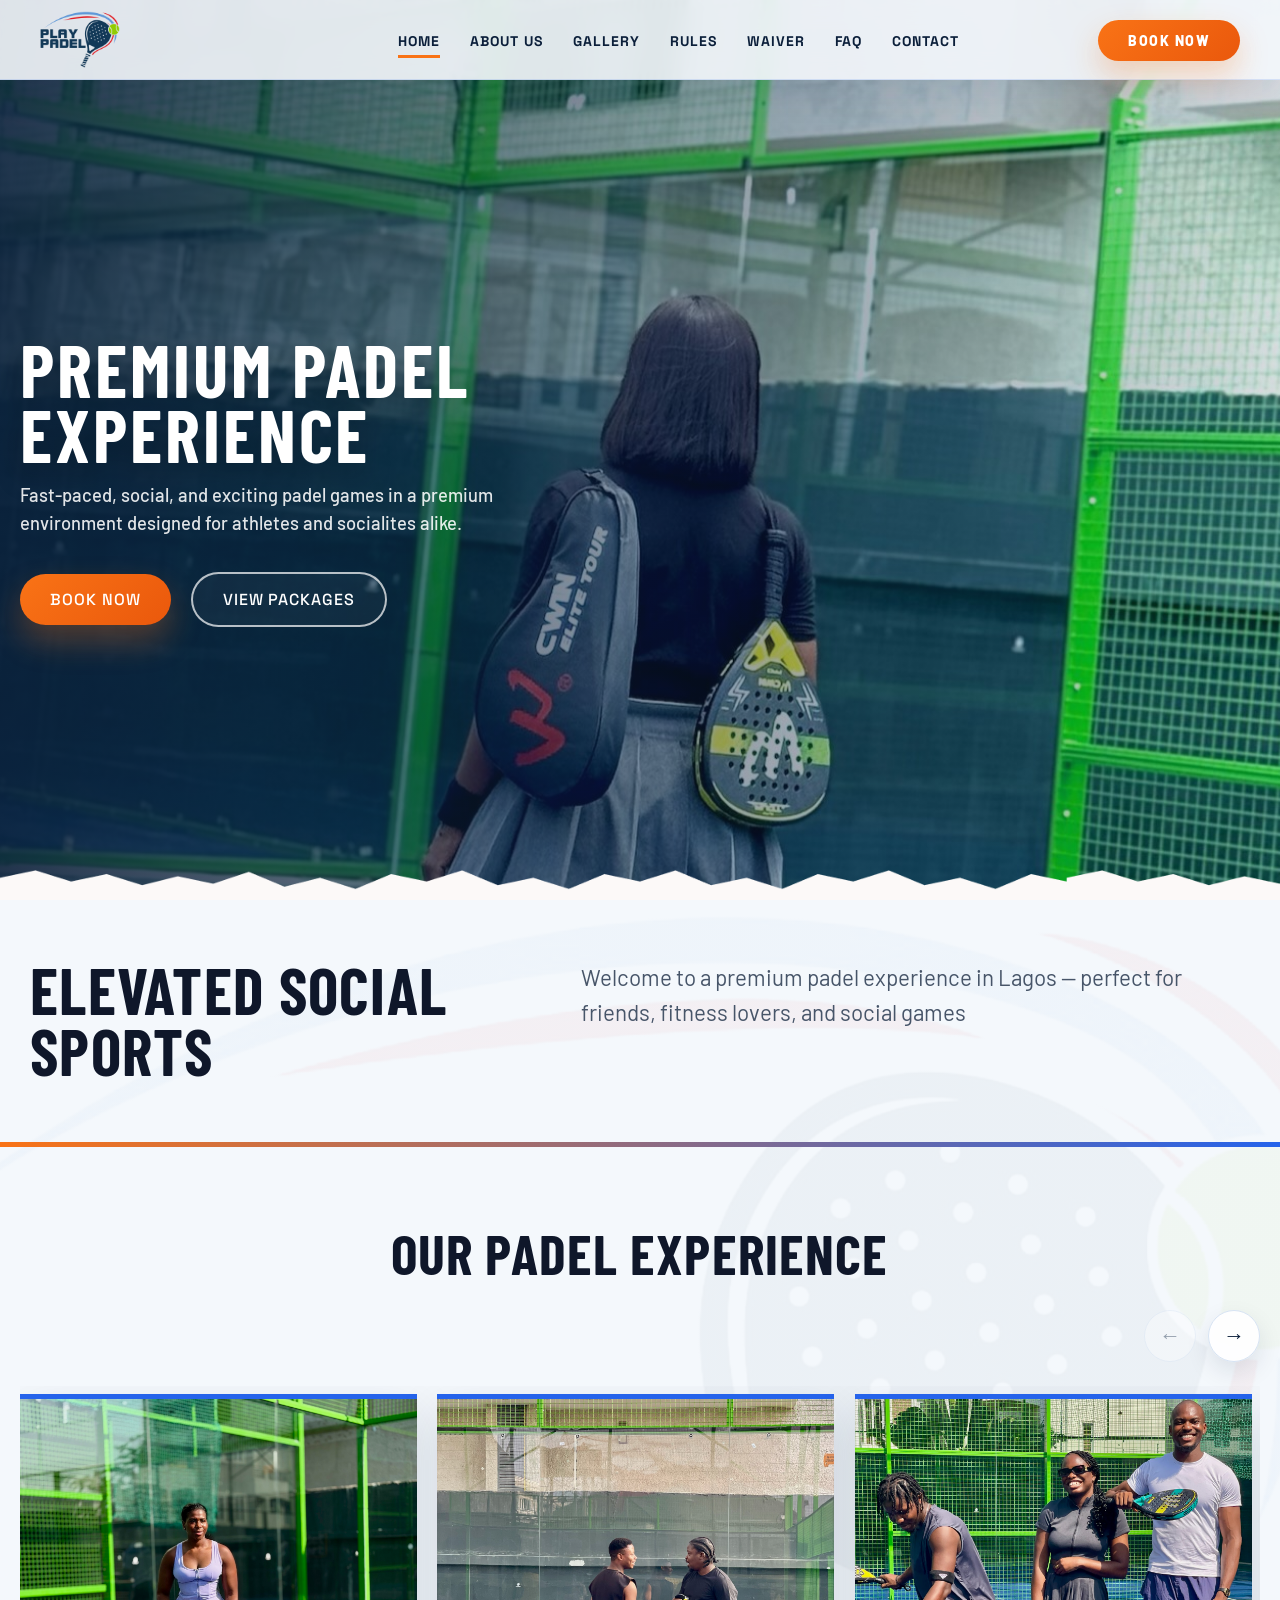
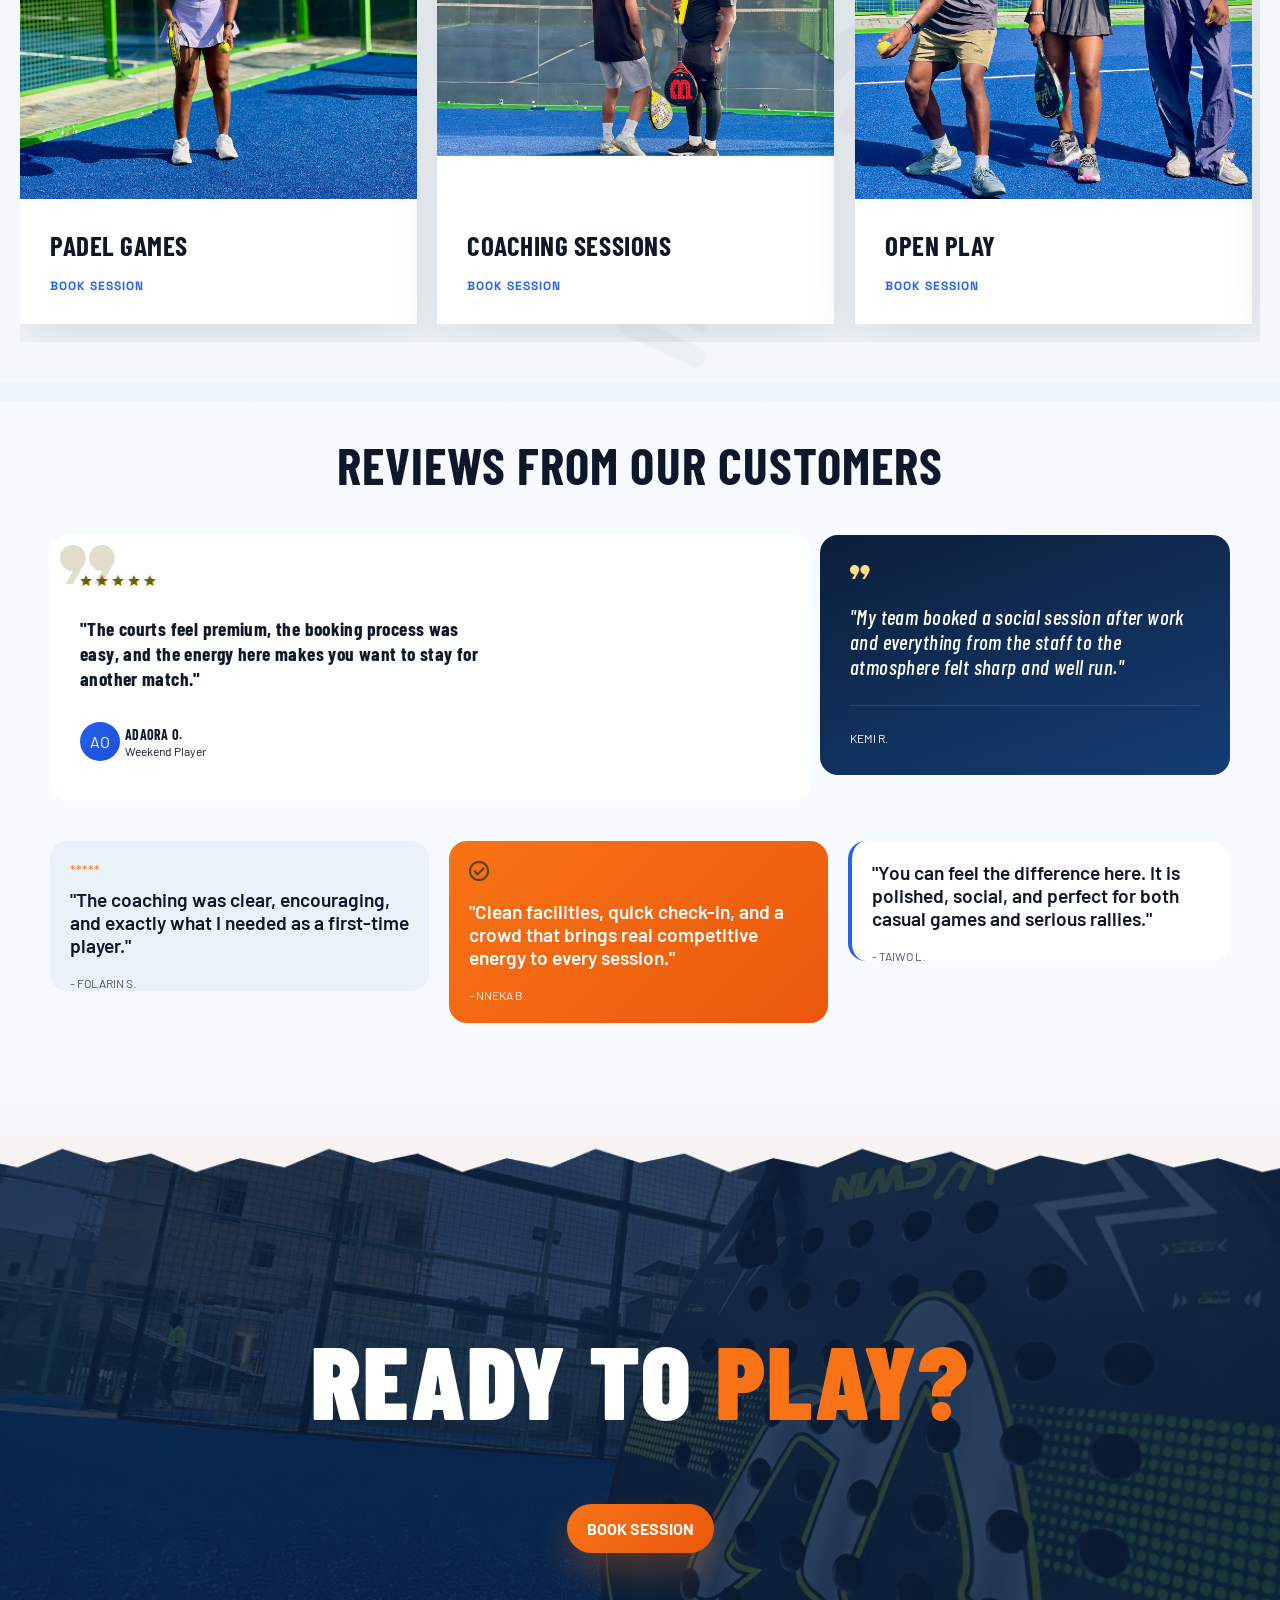
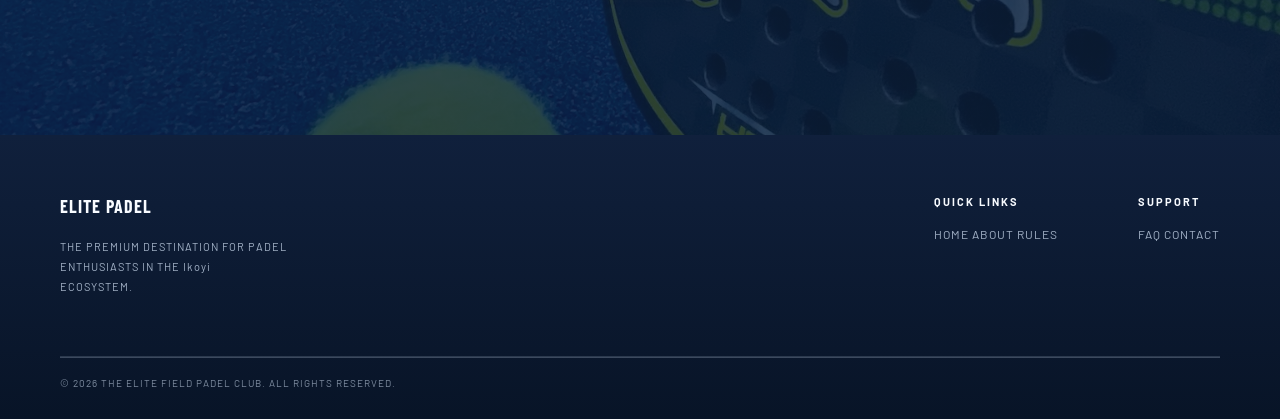
<file: index.html>
<!doctype html>
<html lang="en">
  <head>
    <meta charset="UTF-8" />
    <meta name="viewport" content="width=device-width, initial-scale=1.0" />

    <title>
      Play Padel | Premium Padel Club & Court Booking in Lagos, Nigeria
    </title>
    <meta
      name="description"
      content="Experience elite padel at Ikoyi, Lagos. Book professional-grade courts, coaching sessions, and corporate social events at Play Padel. The ultimate social sports club."
    />
    <meta
      name="keywords"
      content="Padel Lagos, Play Padel Ikoyi, Padel court booking Nigeria, Padel coaching Lagos, social sports club Lagos"
    />
    <link rel="canonical" href="https://yourdomain.com/" />

    <meta property="og:type" content="website" />
    <meta property="og:url" content="https://yourdomain.com/" />
    <meta
      property="og:title"
      content="Play Padel | Premium Padel Club & Court Booking in Lagos"
    />
    <meta
      property="og:description"
      content="Fast-paced, social, and exciting padel games in a premium environment at Ikoyi Ecosystem."
    />
    <meta
      property="og:image"
      content="https://yourdomain.com/assets/padel3.jpg"
    />

    <meta property="twitter:card" content="summary_large_image" />
    <meta property="twitter:url" content="https://yourdomain.com/" />
    <meta
      property="twitter:title"
      content="Play Padel | Premium Padel Club in Lagos"
    />
    <meta
      property="twitter:description"
      content="Book your session at the premier padel destination in Lagos. Coaching, Open Play, and Corporate sessions available."
    />
    <meta
      property="twitter:image"
      content="https://yourdomain.com/assets/padel3.jpg"
    />

    <link rel="icon" type="image/x-png" href="/playpadellogo.png" />
    <link rel="stylesheet" href="global.css" />
    <link
      rel="stylesheet"
      href="mobile.css"
      media="screen and (max-width: 900px)"
    />
  </head>
  <body>
    <header class="hero-section">
      <nav class="navbar">
        <a href="/" class="logo-container">
          <img src="playpadellogo.png" alt="Play Padel logo" />
        </a>

        <div class="hamburger" id="hamburger">
          <span class="bar"></span>
          <span class="bar"></span>
          <span class="bar"></span>
        </div>

        <div class="nav-menu-wrapper" id="nav-menu">
          <ul class="nav-links">
            <li><a href="/">HOME</a></li>
            <li><a href="/about">ABOUT US</a></li>
            <li><a href="/gallery">GALLERY</a></li>
            <li><a href="/rules">RULES</a></li>
            <li><a href="/waiver">WAIVER</a></li>
            <li><a href="/faq">FAQ</a></li>
            <li><a href="/contact">CONTACT</a></li>
          </ul>

          <div class="nav-cta mobile-only">
            <a href="/booking" class="btn-book">BOOK NOW</a>
          </div>
        </div>

        <div class="nav-cta desktop-only">
          <a href="/booking" class="btn-book">BOOK NOW</a>
        </div>
      </nav>

      <div class="hero-content">
        <p class="mobilehero-text">🔥 TRENDING SPOT IN IKOYI LAGOS</p>
        <h1>PREMIUM PADEL EXPERIENCE</h1>
        <p>
          Fast-paced, social, and exciting padel games in a premium environment
          designed for athletes and socialites alike.
        </p>

        <div class="hero-buttons">
          <a href="/booking" class="btn btn-solid">BOOK NOW</a>
          <a href="/booking" class="btn btn-outline">VIEW PACKAGES</a>
        </div>
      </div>

      <div class="zigzag-bottom"></div>
    </header>
    <main>
      <!-- ELEVATED SOCIAL SPORTS SECTION -->
      <section class="intro-section reveal-on-scroll">
        <div class="intro-content">
          <h2>ELEVATED SOCIAL SPORTS</h2>
          <p>
            Welcome to a premium padel experience in Lagos — perfect for
            friends, fitness lovers, and social games
          </p>
        </div>
        <div class="gold-bg reveal-line"></div>
        <div class="padel-experience reveal-on-scroll">
          <h2>OUR PADEL EXPERIENCE</h2>
          <div class="padel-slider" data-slider>
            <div class="padel-slider-controls">
              <button
                class="slider-btn prev"
                type="button"
                aria-label="Show previous padel experience card"
                data-slider-prev
              >
                <span aria-hidden="true">&larr;</span>
              </button>
              <button
                class="slider-btn next"
                type="button"
                aria-label="Show next padel experience card"
                data-slider-next
              >
                <span aria-hidden="true">&rarr;</span>
              </button>
            </div>
            <div class="padel-cards" data-slider-track>
              <div class="card reveal-card">
                <img src="assets/pic2.jpg" alt="Padel Games" />
                <div class="card-content">
                  <h3>PADEL GAMES</h3>
                  <a href="/booking"> BOOK SESSION </a>
                </div>
              </div>
              <div class="card card2">
                <img src="assets/readybg.jpg" alt="Coaching Sessions" />
                <div class="card-content">
                  <h3>COACHING SESSIONS</h3>
                  <a href="/booking"> BOOK SESSION </a>
                </div>
              </div>
              <div class="card card3">
                <img src="assets/heroimg.jpg" alt="Open Play" />
                <div class="card-content">
                  <h3>OPEN PLAY</h3>
                  <a href="/booking"> BOOK SESSION </a>
                </div>
              </div>
              <div class="card">
                <img src="assets/pic1.jpg" alt="Corporate sessions" />
                <div class="card-content">
                  <h3>CORPORATE/SOCIALS</h3>
                  <a href="/booking"> BOOK SESSION </a>
                </div>
              </div>
            </div>
          </div>
        </div>
      </section>

      <!-- REVIEWS SECTION -->
      <section class="reviews-section reveal-on-scroll">
        <div class="reviews-section-container">
          <h2>REVIEWS FROM OUR CUSTOMERS</h2>
          <div class="testimonial-container">
            <div class="container1">
              <div class="left">
                <img src="assets/quoteicon.png" alt="" class="quoteicon" />
                <div class="left-content">
                  <img src="assets/starsss.png" alt="" />
                  <h3>
                    "The courts feel premium, the booking process was easy, and
                    the energy here makes you want to stay for another match."
                  </h3>
                  <div class="name-container">
                    <p class="name-initials">AO</p>
                    <div class="name-content">
                      <h3>ADAORA O.</h3>
                      <p>Weekend Player</p>
                    </div>
                  </div>
                </div>
              </div>
              <div class="right">
                <img src="assets/creamquoteicon.png" alt="" />
                <h3>
                  "My team booked a social session after work and everything
                  from the staff to the atmosphere felt sharp and well run."
                </h3>
                <div class="white-thin-line"></div>
                <p>KEMI R.</p>
              </div>
            </div>
            <div class="container2">
              <div class="card light">
                <div class="stars">*****</div>
                <p class="text">
                  "The coaching was clear, encouraging, and exactly what I
                  needed as a first-time player."
                </p>
                <span class="author">- FOLARIN S.</span>
              </div>

              <div class="card highlight">
                <img src="assets/checkicon.png" alt="checkicon" />
                <p class="text">
                  "Clean facilities, quick check-in, and a crowd that brings
                  real competitive energy to every session."
                </p>
                <span class="author">- NNEKA B.</span>
              </div>

              <div class="card light bordered">
                <p class="text">
                  "You can feel the difference here. It is polished, social, and
                  perfect for both casual games and serious rallies."
                </p>
                <span class="author">- TAIWO L.</span>
              </div>
            </div>
          </div>
        </div>
      </section>

      <!-- READY TO PLAY SECTION -->
      <section class="readytoplay-section reveal-on-scroll">
        <div class="readyzigzag"></div>

        <div class="content">
          <h2>READY TO <span>PLAY?</span></h2>
          <a class="content-btn" href="/booking">BOOK SESSION</a>
        </div>
      </section>
    </main>

    <footer class="footer reveal-on-scroll">
      <div class="footer-container">
        <!-- Left -->
        <div class="footer-left">
          <h2>ELITE PADEL</h2>
          <p>
            THE PREMIUM DESTINATION FOR PADEL<br />
            ENTHUSIASTS IN THE Ikoyi<br />
            ECOSYSTEM.
          </p>
        </div>

        <!-- Right -->
        <div class="footer-right">
          <div class="footer-column">
            <h4>QUICK LINKS</h4>
            <a href="/">HOME</a>
            <a href="/about">ABOUT</a>
            <a href="/rules">RULES</a>
          </div>

          <div class="footer-column">
            <h4>SUPPORT</h4>
            <a href="/faq">FAQ</a>
            <a href="/contact">CONTACT</a>
          </div>
        </div>
      </div>

      <div class="footer-bottom">
        © 2026 THE ELITE FIELD PADEL CLUB. ALL RIGHTS RESERVED.
      </div>
    </footer>

    <script src="main.js"></script>
  </body>
</html>
</file>
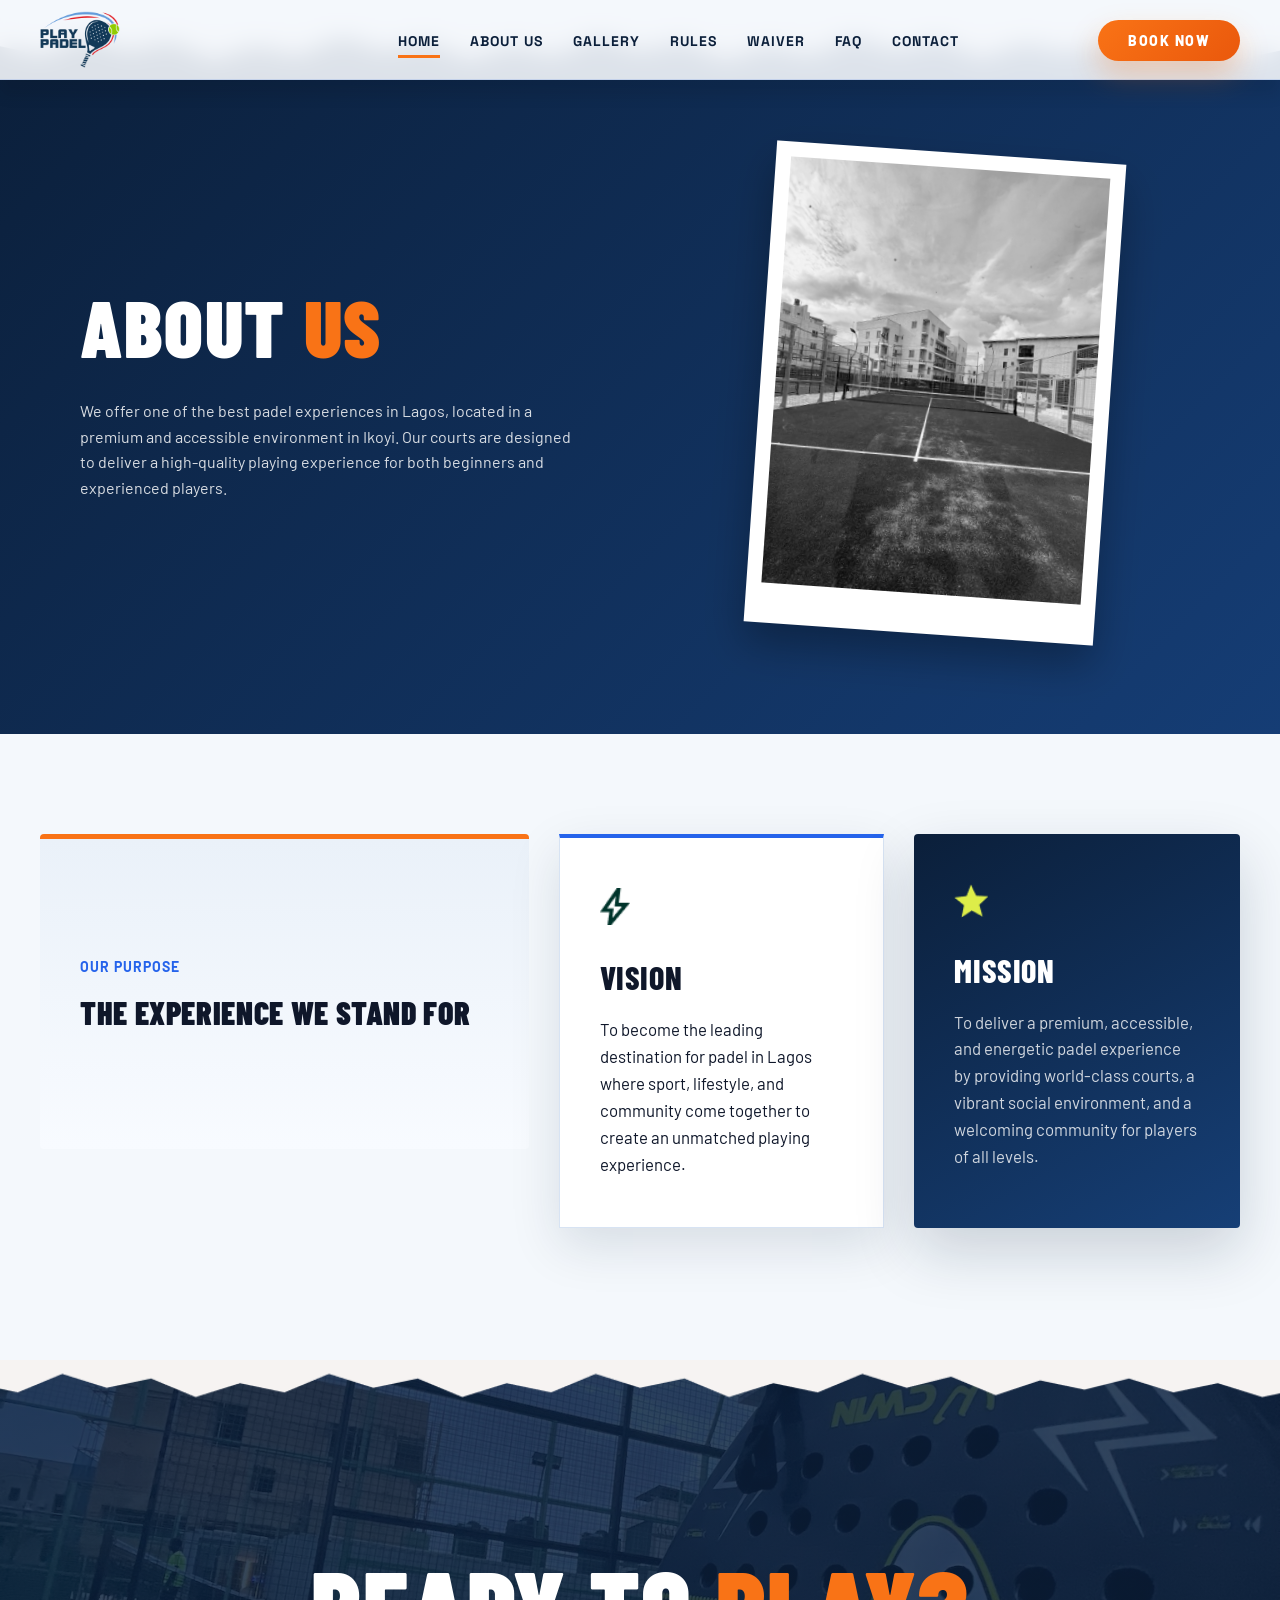
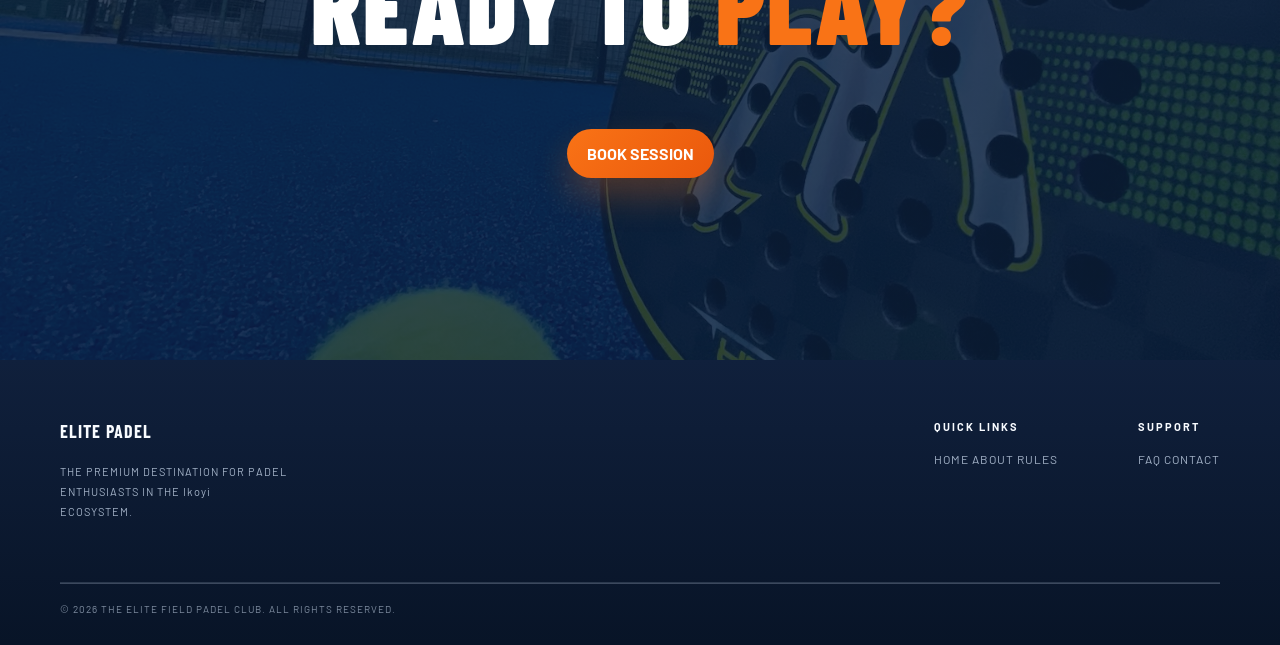
<file: about/index.html>
<!doctype html>
<html lang="en">
  <head>
    <meta charset="UTF-8" />
    <meta name="viewport" content="width=device-width, initial-scale=1.0" />
    <title>About Us | Play Padel - Premium Padel Club in Lagos, Nigeria</title>
    <link rel="stylesheet" href="/global.css" />
    <link rel="stylesheet" href="/about/about.css" />
    <link
      rel="stylesheet"
      href="/mobile.css"
      media="screen and (max-width: 900px)"
    />
    <link
      rel="stylesheet"
      href="/about/aboutmobile.css"
      media="screen and (max-width: 900px)"
    />
    <link rel="icon" type="image/x-png" href="/playpadellogo.png" />
  </head>
  <body>
    <header>
      <nav class="navbar">
        <a href="/" class="logo-container">
          <img src="../playpadellogo.png" alt="Play Padel logo" />
        </a>

        <div class="hamburger" id="hamburger">
          <span class="bar"></span>
          <span class="bar"></span>
          <span class="bar"></span>
        </div>

        <div class="nav-menu-wrapper" id="nav-menu">
          <ul class="nav-links">
            <li><a href="/">HOME</a></li>
            <li><a href="/about">ABOUT US</a></li>
            <li><a href="/gallery">GALLERY</a></li>
            <li><a href="/rules">RULES</a></li>
            <li><a href="/waiver">WAIVER</a></li>
            <li><a href="/faq">FAQ</a></li>
            <li><a href="/contact">CONTACT</a></li>
          </ul>

          <div class="nav-cta mobile-only">
            <a href="/booking" class="btn-book">BOOK NOW</a>
          </div>
        </div>

        <div class="nav-cta desktop-only">
          <a href="/booking" class="btn-book">BOOK NOW</a>
        </div>
      </nav>
    </header>
    <main>
      <section class="about-hero reveal-on-scroll">
        <div class="about-zigzag"></div>

        <div class="about-container">
          <div class="about-text">
            <h1>ABOUT <span>US</span></h1>
            <p>
              We offer one of the best padel experiences in Lagos, located in a
              premium and accessible environment in Ikoyi. Our courts are
              designed to deliver a high-quality playing experience for both
              beginners and experienced players.
            </p>
          </div>

          <div class="about-image-wrapper">
            <div class="polaroid-frame">
              <img src="../assets/pic7.jpg" alt="Padel Player" />
            </div>
          </div>
        </div>
      </section>

      <!-- VALUES SECTION -->
      <section class="values-section reveal-on-scroll">
        <div class="values-container">
          <div class="value-card purpose-card">
            <span class="sub-label">OUR PURPOSE</span>
            <h2>THE EXPERIENCE WE STAND FOR</h2>
          </div>

          <div class="value-card vision-card">
            <div class="icon-wrap">
              <img src="../assets/bolt.png" alt="Vision" />
            </div>
            <h3>VISION</h3>
            <p>
              To become the leading destination for padel in Lagos where sport,
              lifestyle, and community come together to create an unmatched
              playing experience.
            </p>
          </div>

          <div class="value-card-wrapper">
            <div class="value-card mission-card">
              <div class="icon-wrap">
                <img src="../assets/star.png" alt="Mission" />
              </div>
              <h3>MISSION</h3>
              <p>
                To deliver a premium, accessible, and energetic padel experience
                by providing world-class courts, a vibrant social environment,
                and a welcoming community for players of all levels.
              </p>
            </div>
          </div>
        </div>
      </section>

      <!-- READY TO PLAY SECTION -->
      <section class="readytoplay-section reveal-on-scroll">
        <div class="readyzigzag"></div>

        <div class="content">
          <h2>READY TO <span>PLAY?</span></h2>
          <a class="content-btn" href="/booking">BOOK SESSION</a>
        </div>
      </section>
    </main>

    <footer class="footer reveal-on-scroll">
      <div class="footer-container">
        <!-- Left -->
        <div class="footer-left">
          <h2>ELITE PADEL</h2>
          <p>
            THE PREMIUM DESTINATION FOR PADEL<br />
            ENTHUSIASTS IN THE Ikoyi<br />
            ECOSYSTEM.
          </p>
        </div>

        <!-- Right -->
        <div class="footer-right">
          <div class="footer-column">
            <h4>QUICK LINKS</h4>
            <a href="/">HOME</a>
            <a href="/about">ABOUT</a>
            <a href="/rules">RULES</a>
          </div>

          <div class="footer-column">
            <h4>SUPPORT</h4>
            <a href="/faq">FAQ</a>
            <a href="/contact">CONTACT</a>
          </div>
        </div>
      </div>

      <div class="footer-bottom">
        © 2026 THE ELITE FIELD PADEL CLUB. ALL RIGHTS RESERVED.
      </div>
    </footer>

    <script src="/main.js"></script>
  </body>
</html>
</file>
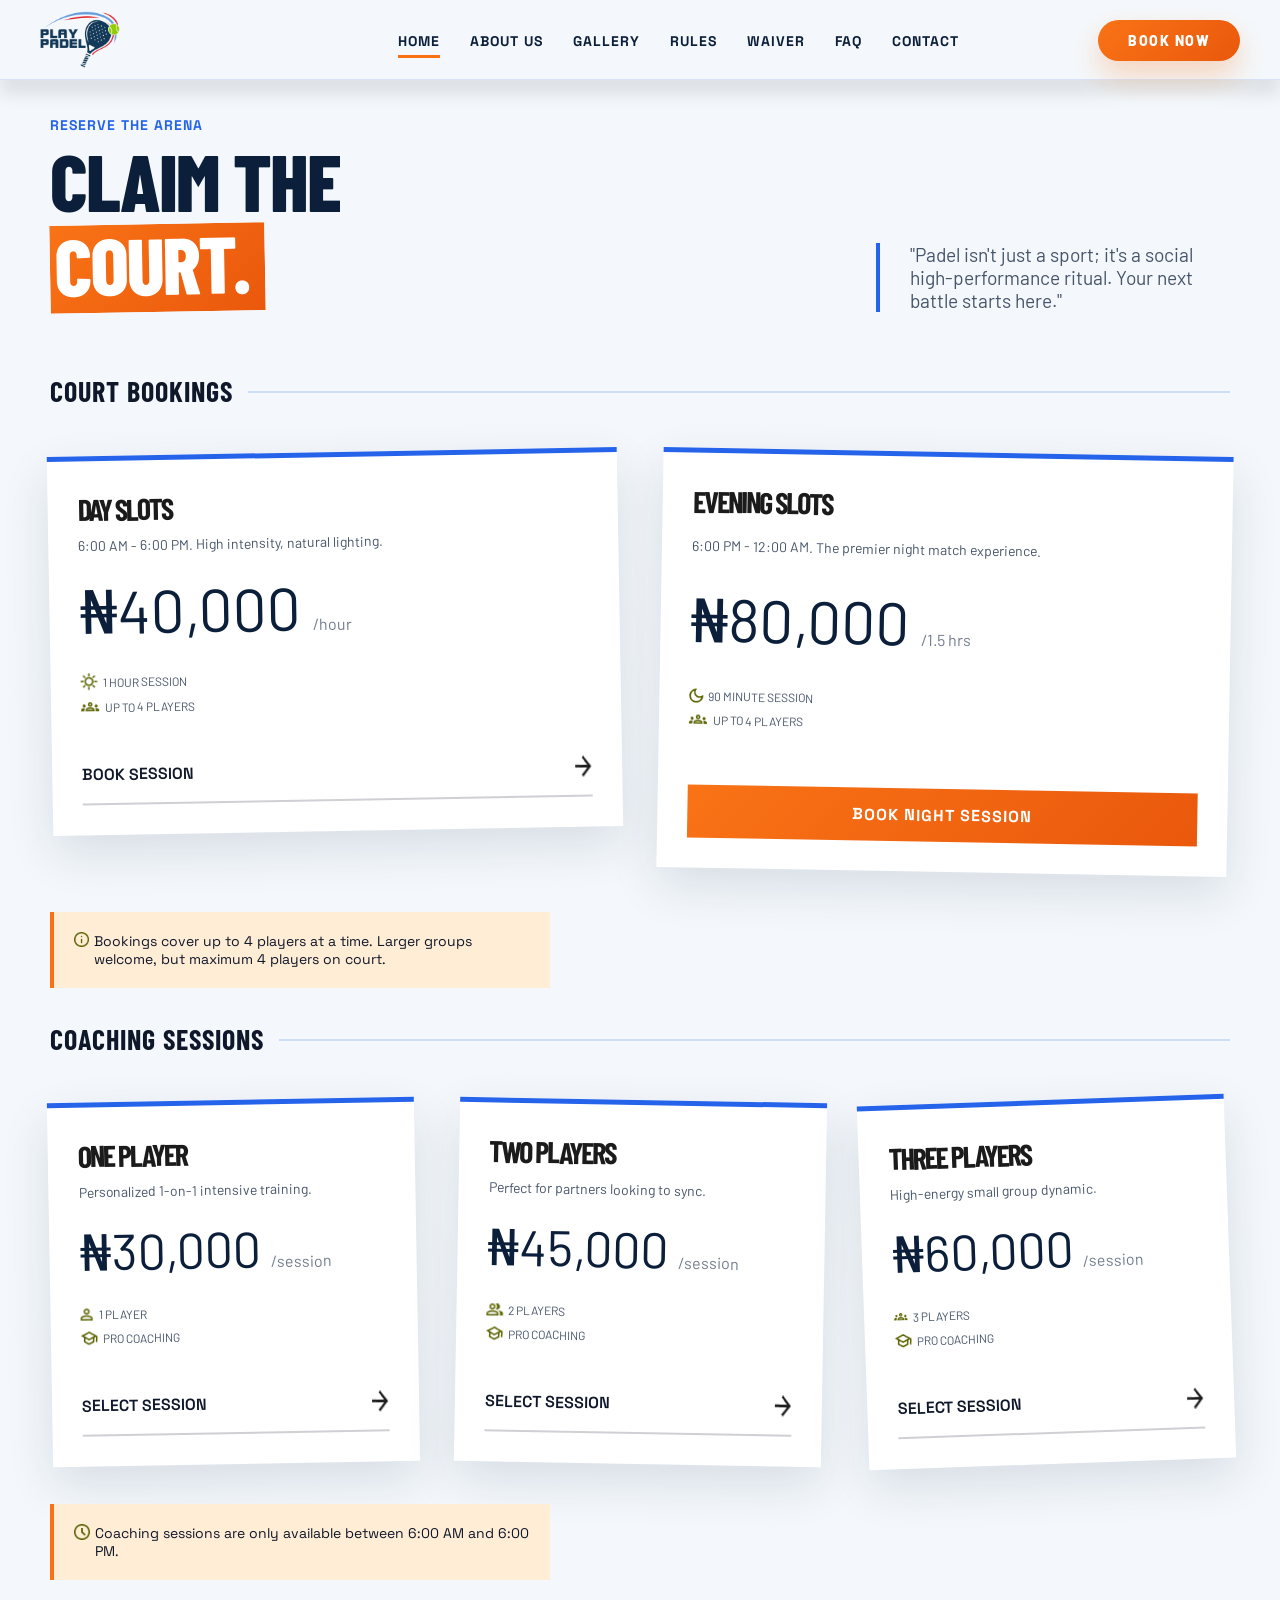
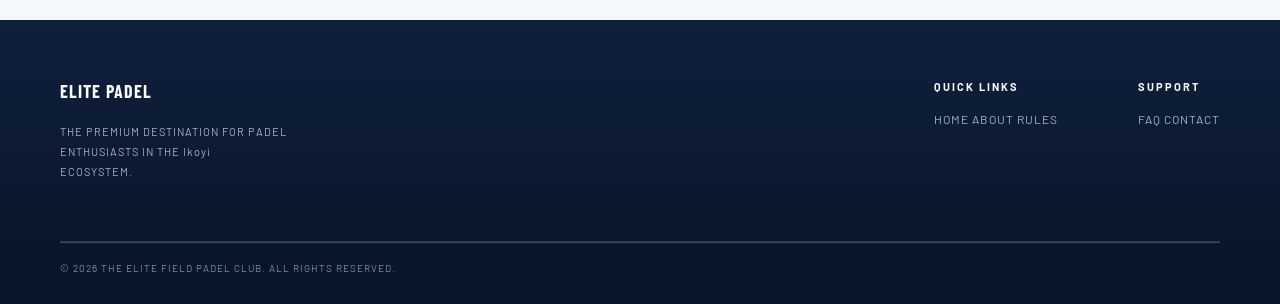
<file: booking/index.html>
<!doctype html>
<html lang="en">
  <head>
    <meta charset="UTF-8" />
    <meta name="viewport" content="width=device-width, initial-scale=1.0" />
    <title>
      Book a Padel Court Lagos | Reserve Your Session - Play Padel Ikoyi
    </title>
    <link rel="stylesheet" href="/global.css" />
    <link rel="stylesheet" href="/booking/booking.css" />
    <link
      rel="stylesheet"
      href="/mobile.css"
      media="screen and (max-width: 900px)"
    />
    <link
      rel="stylesheet"
      href="/booking/bookingmobile.css"
      media="screen and (max-width: 900px)"
    />
    <link rel="icon" type="image/x-png" href="/playpadellogo.png" />
  </head>
  <body>
    <header>
      <nav class="navbar">
        <a href="/" class="logo-container">
          <img src="../playpadellogo.png" alt="Play Padel logo" />
        </a>

        <div class="hamburger" id="hamburger">
          <span class="bar"></span>
          <span class="bar"></span>
          <span class="bar"></span>
        </div>

        <div class="nav-menu-wrapper" id="nav-menu">
          <ul class="nav-links">
            <li><a href="/">HOME</a></li>
            <li><a href="/about">ABOUT US</a></li>
            <li><a href="/gallery">GALLERY</a></li>
            <li><a href="/rules">RULES</a></li>
            <li><a href="/waiver">WAIVER</a></li>
            <li><a href="/faq">FAQ</a></li>
            <li><a href="/contact">CONTACT</a></li>
          </ul>

          <div class="nav-cta mobile-only">
            <a href="/booking" class="btn-book">BOOK NOW</a>
          </div>
        </div>

        <div class="nav-cta desktop-only">
          <a href="/booking" class="btn-book">BOOK NOW</a>
        </div>
      </nav>
    </header>

    <main>
      <section class="editorial-section reveal-on-scroll">
        <div class="editorial-header">
          <span class="label">RESERVE THE ARENA</span>
          <h1 class="title">
            <span class="line-1">CLAIM THE</span>
            <span class="line-2">COURT.</span>
          </h1>
        </div>
        <p>
          "Padel isn't just a sport; it's a social high-performance ritual. Your
          next battle starts here."
        </p>
      </section>

      <!-- COURT BOOKING -->
      <section class="court-bookings reveal-on-scroll">
        <div class="title-style">
          <h2 class="title">COURT BOOKINGS</h2>
          <div class="title-line"></div>
        </div>

        <div class="cards">
          <!-- DAY SLOT -->
          <div class="card">
            <h3>DAY SLOTS</h3>
            <p class="sub">
              6:00 AM - 6:00 PM. High intensity, natural lighting.
            </p>

            <div class="price">₦40,000 <span>/hour</span></div>

            <div class="features">
              <p>
                <img src="../assets/sunlighticon.png" alt="Sunlight icon" /> 1
                HOUR SESSION
              </p>
              <p>
                <img src="../assets/groupicon.png" alt="Group icon" /> UP TO 4
                PLAYERS
              </p>
            </div>

            <a href="/booking" class="cta link">
              BOOK SESSION
              <img src="../assets/rightarrowicon.png" alt="Right arrow" />
            </a>
          </div>

          <!-- EVENING SLOT -->
          <div class="card highlight">
            <h3>EVENING SLOTS</h3>
            <p class="sub">
              6:00 PM - 12:00 AM. The premier night match experience.
            </p>

            <div class="price">₦80,000 <span>/1.5 hrs</span></div>

            <div class="features">
              <p>
                <img
                  src="../assets/moonicon.png"
                  alt="Moon icon"
                  width="14px"
                />
                90 MINUTE SESSION
              </p>
              <p>
                <img src="../assets/groupicon.png" alt="People" /> UP TO 4
                PLAYERS
              </p>
            </div>

            <a href="" class="btn">BOOK NIGHT SESSION</a>
          </div>
        </div>

        <div class="note">
          <img src="../assets/cautionicon.png" alt="caution" width="15px" />
          <p>
            Bookings cover up to 4 players at a time. Larger groups welcome, but
            maximum 4 players on court.
          </p>
        </div>
      </section>

      <!-- COACHING SESSION -->
      <section class="court-bookings reveal-on-scroll">
        <div class="title-style">
          <h2 class="title">COACHING SESSIONS</h2>
          <div class="title-line"></div>
        </div>

        <div class="cards">
          <!-- ONE PLAYER -->
          <div class="card first">
            <h3>ONE PLAYER</h3>
            <p class="sub">Personalized 1-on-1 intensive training.</p>

            <div class="price">₦30,000 <span>/session</span></div>

            <div class="features">
              <p>
                <img src="../assets/personicon.png" alt="Person icon" /> 1
                PLAYER
              </p>
              <p>
                <img src="../assets/gradcapicon.png" alt="Grad cap icon" /> PRO
                COACHING
              </p>
            </div>

            <a href="" class="cta link">
              SELECT SESSION
              <img src="../assets/rightarrowicon.png" alt="Right arrow" />
            </a>
          </div>

          <!-- TWO PLAYERS -->
          <div class="card second">
            <h3>TWO PLAYERS</h3>
            <p class="sub">Perfect for partners looking to sync.</p>

            <div class="price">₦45,000 <span>/session</span></div>

            <div class="features">
              <p>
                <img src="../assets/twopeopleicon.png" alt="Two persons icon" />
                2 PLAYERS
              </p>
              <p>
                <img src="../assets/gradcapicon.png" alt="Grad cap" /> PRO
                COACHING
              </p>
            </div>

            <a href="" class="cta link">
              SELECT SESSION
              <img src="../assets/rightarrowicon.png" alt="Right arrow" />
            </a>
          </div>

          <!-- THREE PLAYER -->
          <div class="card third">
            <h3>THREE PLAYERS</h3>
            <p class="sub">High-energy small group dynamic.</p>

            <div class="price">₦60,000 <span>/session</span></div>

            <div class="features">
              <p>
                <img
                  src="../assets/groupicon.png"
                  alt="Group icon"
                  width="14px"
                />
                3 PLAYERS
              </p>
              <p>
                <img src="../assets/gradcapicon.png" alt="Grad cap" /> PRO
                COACHING
              </p>
            </div>

            <a href="" class="cta link">
              SELECT SESSION
              <img src="../assets/rightarrowicon.png" alt="Right arrow" />
            </a>
          </div>
        </div>

        <div class="note">
          <img src="../assets/clockicon.png" alt="caution" width="16px" />
          <p>
            Coaching sessions are only available between 6:00 AM and 6:00 PM.
          </p>
        </div>
      </section>
    </main>

    <footer class="footer reveal-on-scroll">
      <div class="footer-container">
        <!-- Left -->
        <div class="footer-left">
          <h2>ELITE PADEL</h2>
          <p>
            THE PREMIUM DESTINATION FOR PADEL<br />
            ENTHUSIASTS IN THE Ikoyi<br />
            ECOSYSTEM.
          </p>
        </div>

        <!-- Right -->
        <div class="footer-right">
          <div class="footer-column">
            <h4>QUICK LINKS</h4>
            <a href="/">HOME</a>
            <a href="/about">ABOUT</a>
            <a href="/rules">RULES</a>
          </div>

          <div class="footer-column">
            <h4>SUPPORT</h4>
            <a href="/faq">FAQ</a>
            <a href="/contact">CONTACT</a>
          </div>
        </div>
      </div>

      <div class="footer-bottom">
        © 2026 THE ELITE FIELD PADEL CLUB. ALL RIGHTS RESERVED.
      </div>
    </footer>

    <script src="/main.js"></script>
  </body>
</html>
</file>
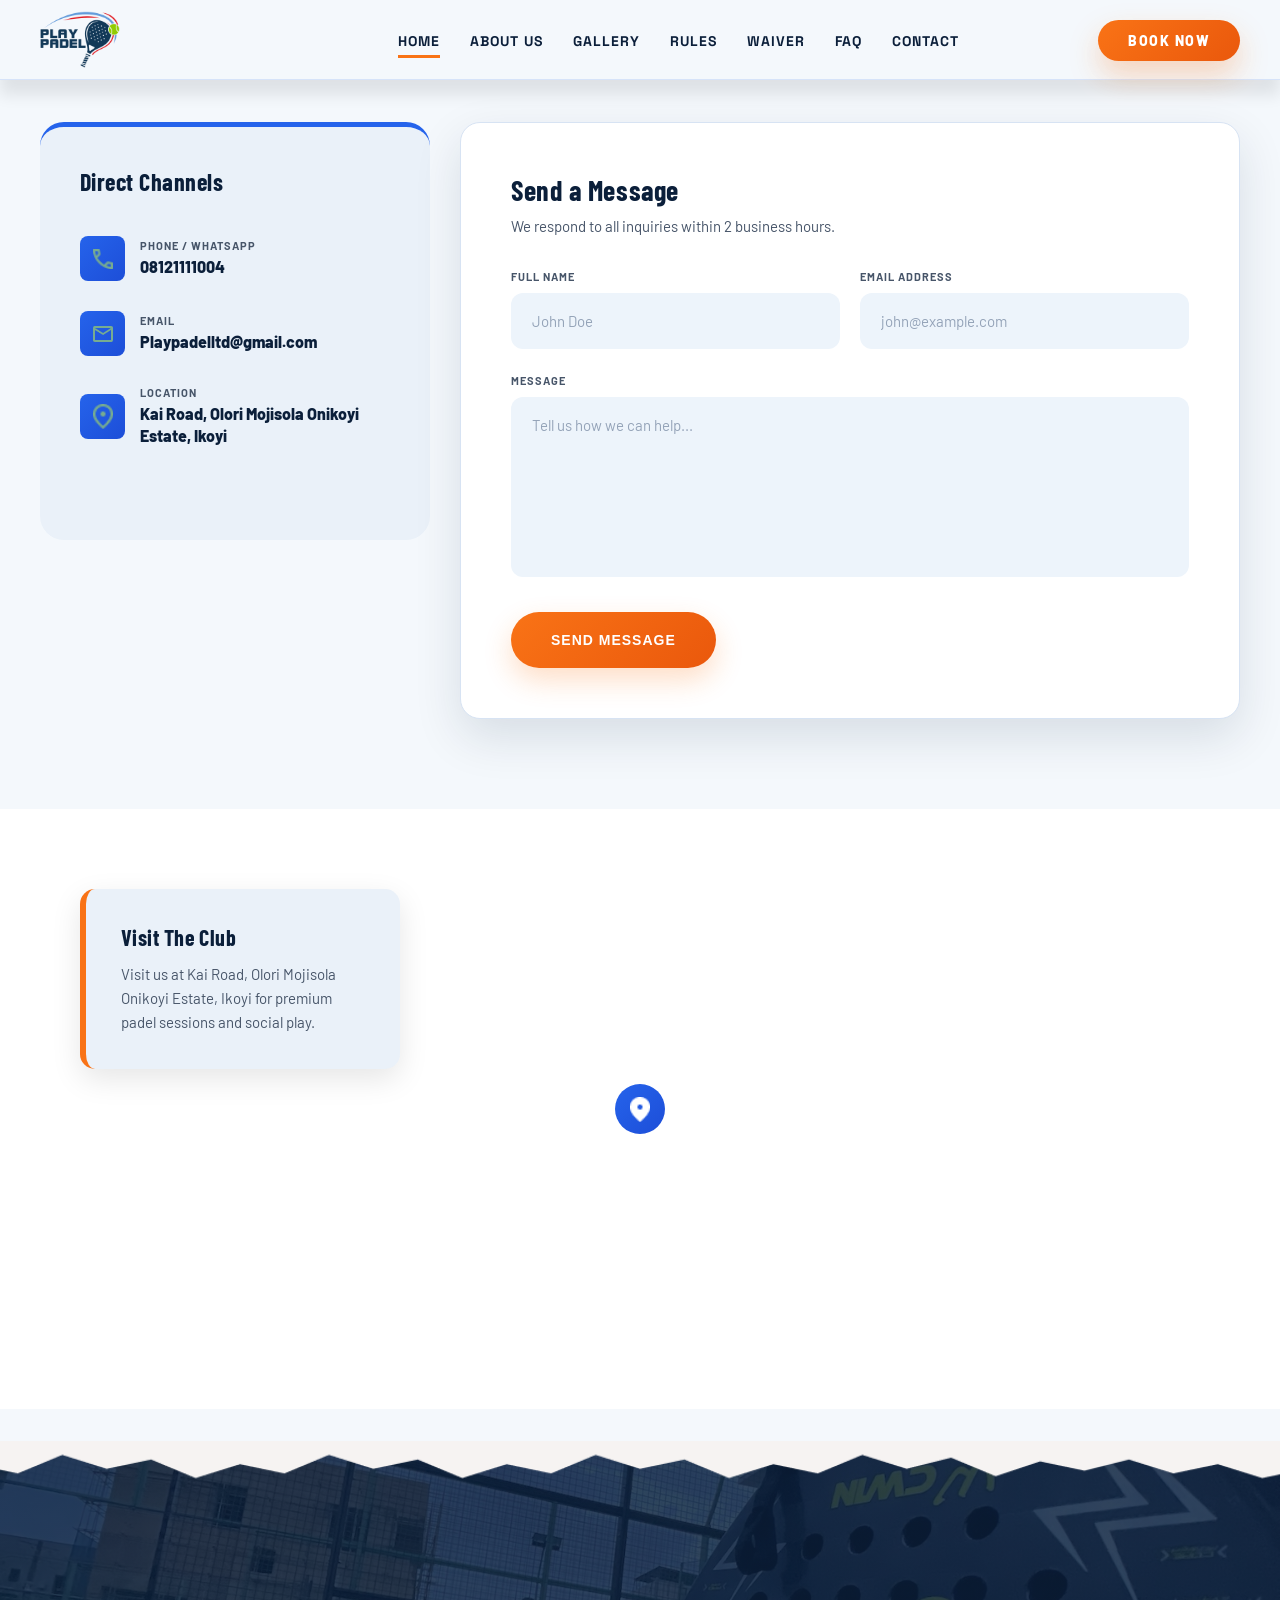
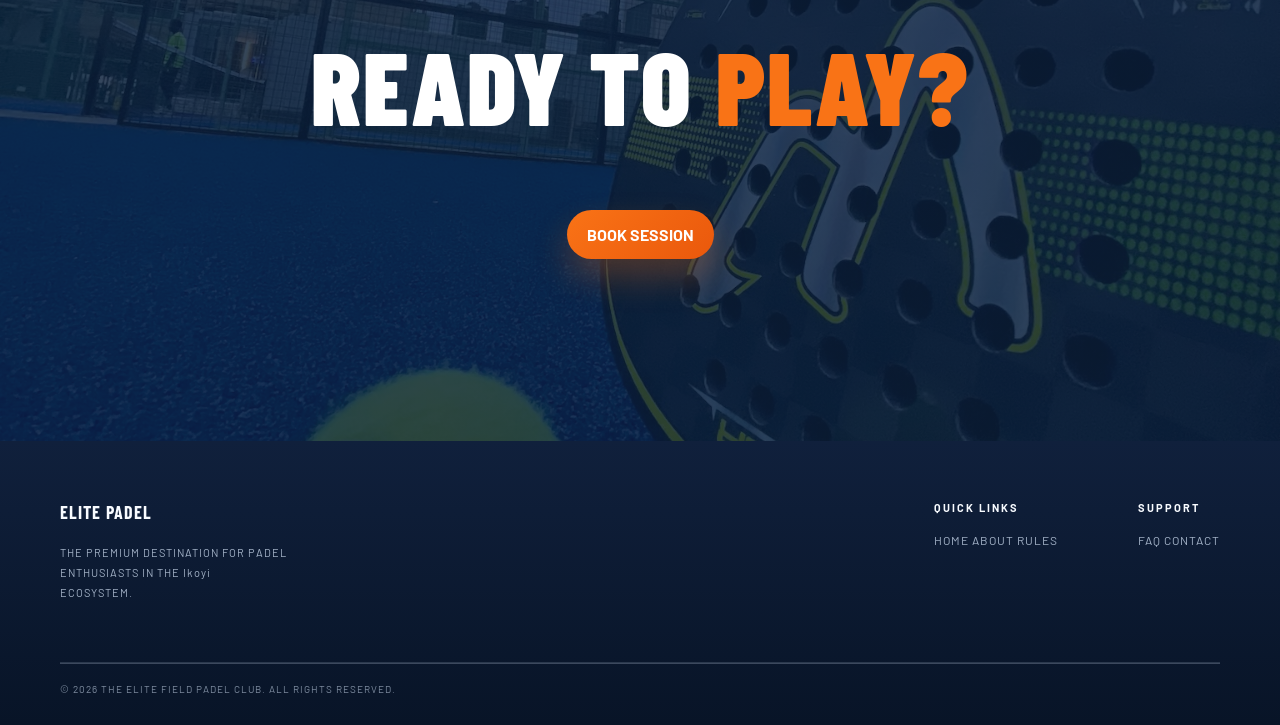
<file: contact/index.html>
<!doctype html>
<html lang="en">
  <head>
    <meta charset="UTF-8" />
    <meta name="viewport" content="width=device-width, initial-scale=1.0" />
    <title>
      Contact Us | Play Padel Lagos - Court Inquiries & Location at Ikoyi
    </title>
    <link rel="stylesheet" href="/global.css" />
    <link rel="stylesheet" href="/contact/contact.css" />
    <link
      rel="stylesheet"
      href="/mobile.css"
      media="screen and (max-width: 900px)"
    />
    <link
      rel="stylesheet"
      href="/contact/mobilecontact.css"
      media="screen and (max-width: 900px)"
    />
    <link rel="icon" type="image/x-png" href="/playpadellogo.png" />
  </head>
  <body>
    <header>
      <nav class="navbar">
        <a href="/" class="logo-container">
          <img src="../playpadellogo.png" alt="Play Padel logo" />
        </a>

        <div class="hamburger" id="hamburger">
          <span class="bar"></span>
          <span class="bar"></span>
          <span class="bar"></span>
        </div>

        <div class="nav-menu-wrapper" id="nav-menu">
          <ul class="nav-links">
            <li><a href="/">HOME</a></li>
            <li><a href="/about">ABOUT US</a></li>
            <li><a href="/gallery">GALLERY</a></li>
            <li><a href="/rules">RULES</a></li>
            <li><a href="/waiver">WAIVER</a></li>
            <li><a href="/faq">FAQ</a></li>
            <li><a href="/contact">CONTACT</a></li>
          </ul>

          <div class="nav-cta mobile-only">
            <a href="/booking" class="btn-book">BOOK NOW</a>
          </div>
        </div>

        <div class="nav-cta desktop-only">
          <a href="/booking" class="btn-book">BOOK NOW</a>
        </div>
      </nav>
    </header>
    <main>
      <section class="contact-bento-section reveal-on-scroll">
        <div class="contact-bento-container">
          <div class="direct-channels-card">
            <h2>Direct Channels</h2>

            <div class="channels-list">
              <div class="channel-item">
                <div class="icon-box">
                  <img src="../assets/callicon.png" alt="whatsapp" />
                </div>
                <div class="channel-info">
                  <span>PHONE / WHATSAPP</span>
                  <p>08121111004</p>
                </div>
              </div>

              <div class="channel-item">
                <div class="icon-box">
                  <img src="../assets/mailicon.png" alt="email" />
                </div>
                <div class="channel-info">
                  <span>EMAIL</span>
                  <p>Playpadelltd@gmail.com</p>
                </div>
              </div>

              <div class="channel-item">
                <div class="icon-box">
                  <img src="../assets/locationicon.png" alt="location" />
                </div>
                <div class="channel-info">
                  <span>LOCATION</span>
                  <p>Kai Road, Olori Mojisola Onikoyi Estate, Ikoyi</p>
                </div>
              </div>
            </div>
          </div>

          <div class="contact-form-card">
            <div class="form-header">
              <h2>Send a Message</h2>
              <p>We respond to all inquiries within 2 business hours.</p>
            </div>

            <form class="bento-form">
              <div class="form-row">
                <div class="form-group">
                  <label>FULL NAME</label>
                  <input type="text" placeholder="John Doe" />
                </div>
                <div class="form-group">
                  <label>EMAIL ADDRESS</label>
                  <input type="email" placeholder="john@example.com" />
                </div>
              </div>

              <div class="form-group">
                <label>MESSAGE</label>
                <textarea placeholder="Tell us how we can help..."></textarea>
              </div>

              <button type="submit" class="btn-send">SEND MESSAGE</button>
            </form>
          </div>
        </div>
      </section>

      <!-- MAP SECTION -->
      <section class="map-section reveal-on-scroll">
        <div class="map-info-card">
          <h2>Visit The Club</h2>
          <p>
            Visit us at Kai Road, Olori Mojisola Onikoyi Estate, Ikoyi for
            premium padel sessions and social play.
          </p>
        </div>

        <div class="map-wrapper">
          <iframe
            src="https://www.google.com/maps/embed?pb=!1m18!1m12!1m3!1d3964.724653556094!2d3.4900898758838327!3d6.429446224151756!2m3!1f0!2f0!3f0!3m2!1i1024!2i768!4f13.1!3m3!1m2!1s0x103bf5743452445b%3A0xc48c109724213797!2sIkoyi%20Leisure%20Beach!5e0!3m2!1sen!2sng!4v1715634567890!5m2!1sen!2sng"
            width="100%"
            height="100%"
            style="border: 0"
            allowfullscreen=""
            loading="lazy"
            referrerpolicy="no-referrer-when-downgrade"
          >
          </iframe>

          <div class="custom-map-pin">
            <div class="pin-circle">
              <img src="../assets/whitelocationicon.png" alt="Location icon" />
            </div>
          </div>
        </div>
      </section>

      <!-- READY TO PLAY SECTION -->
      <section class="readytoplay-section reveal-on-scroll">
        <div class="readyzigzag"></div>

        <div class="content">
          <h2>READY TO <span>PLAY?</span></h2>
          <a class="content-btn" href="/booking">BOOK SESSION</a>
        </div>
      </section>
    </main>

    <footer class="footer reveal-on-scroll">
      <div class="footer-container">
        <!-- Left -->
        <div class="footer-left">
          <h2>ELITE PADEL</h2>
          <p>
            THE PREMIUM DESTINATION FOR PADEL<br />
            ENTHUSIASTS IN THE Ikoyi<br />
            ECOSYSTEM.
          </p>
        </div>

        <!-- Right -->
        <div class="footer-right">
          <div class="footer-column">
            <h4>QUICK LINKS</h4>
            <a href="/">HOME</a>
            <a href="/about">ABOUT</a>
            <a href="/rules">RULES</a>
          </div>

          <div class="footer-column">
            <h4>SUPPORT</h4>
            <a href="/faq">FAQ</a>
            <a href="/contact">CONTACT</a>
          </div>
        </div>
      </div>

      <div class="footer-bottom">
        © 2026 THE ELITE FIELD PADEL CLUB. ALL RIGHTS RESERVED.
      </div>
    </footer>

    <script src="/main.js"></script>
  </body>
</html>
</file>
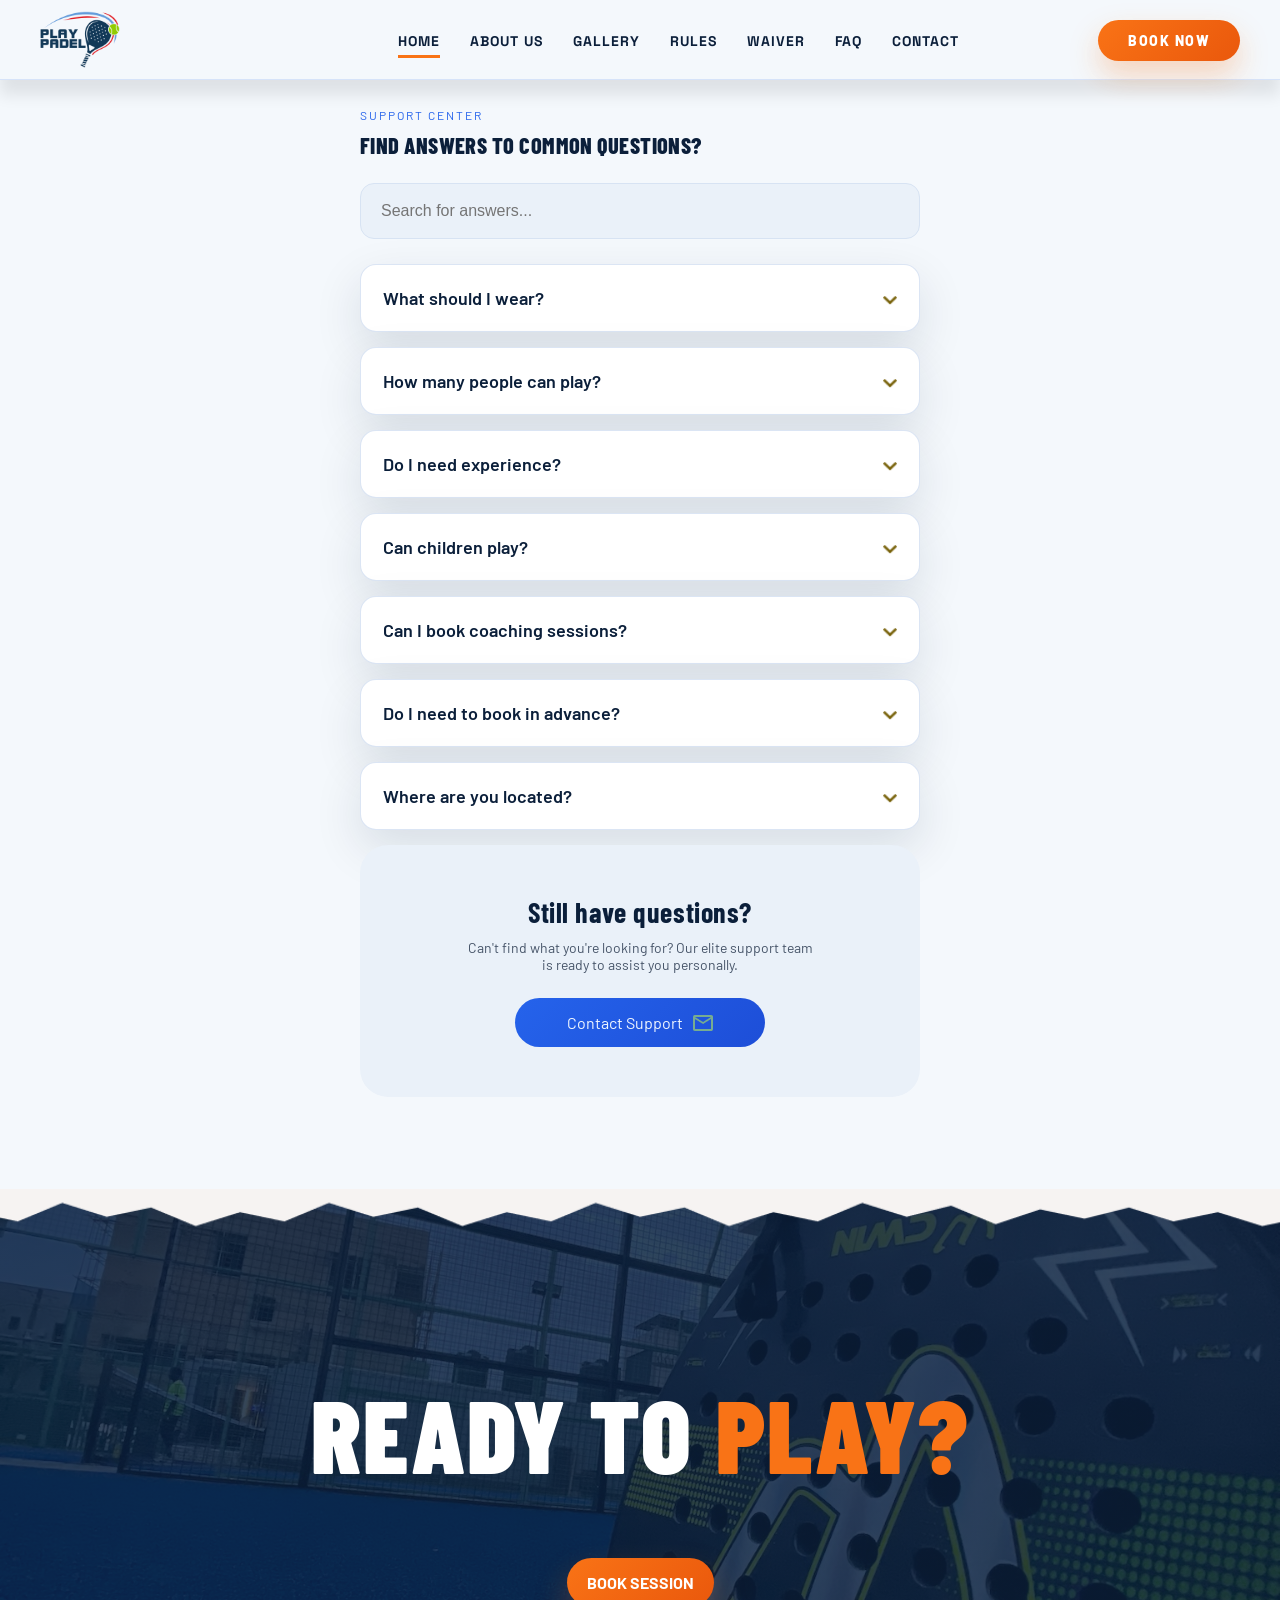
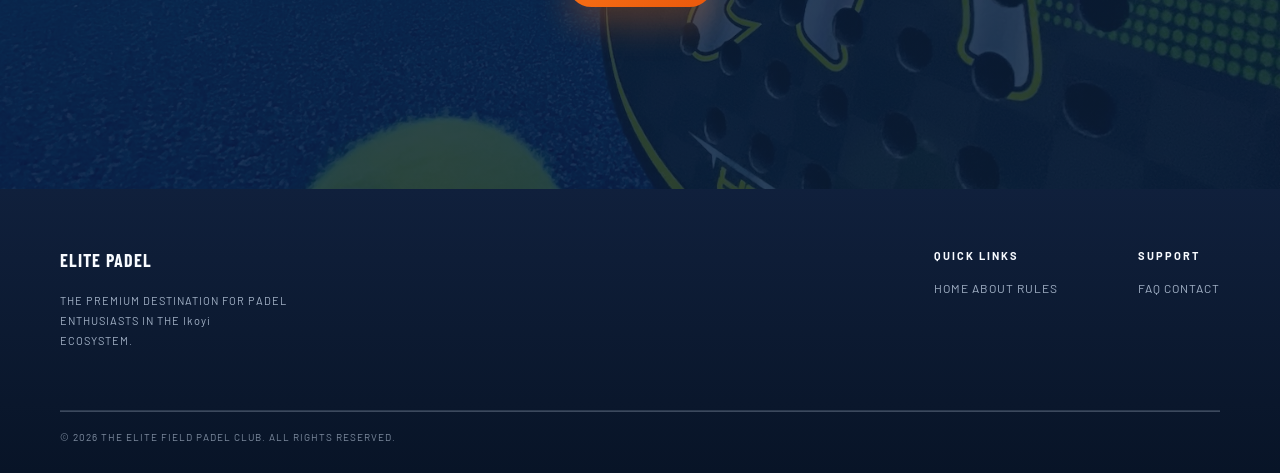
<file: faq/index.html>
<!doctype html>
<html lang="en">
  <head>
    <meta charset="UTF-8" />
    <meta name="viewport" content="width=device-width, initial-scale=1.0" />
    <title>FAQ | Play Padel Lagos - Everything You Need to Know</title>
    <link rel="stylesheet" href="/global.css" />
    <link rel="stylesheet" href="/faq/faq.css" />
    <link
      rel="stylesheet"
      href="/mobile.css"
      media="screen and (max-width: 900px)"
    />
    <link
      rel="stylesheet"
      href="/faq/faqmobile.css"
      media="screen and (max-width: 900px)"
    />
    <link rel="icon" type="image/x-png" href="/playpadellogo.png" />
  </head>
  <body>
    <header>
      <nav class="navbar">
        <a href="/" class="logo-container">
          <img src="../playpadellogo.png" alt="Play Padel logo" />
        </a>

        <div class="hamburger" id="hamburger">
          <span class="bar"></span>
          <span class="bar"></span>
          <span class="bar"></span>
        </div>

        <div class="nav-menu-wrapper" id="nav-menu">
          <ul class="nav-links">
            <li><a href="/">HOME</a></li>
            <li><a href="/about">ABOUT US</a></li>
            <li><a href="/gallery">GALLERY</a></li>
            <li><a href="/rules">RULES</a></li>
            <li><a href="/waiver">WAIVER</a></li>
            <li><a href="/faq">FAQ</a></li>
            <li><a href="/contact">CONTACT</a></li>
          </ul>

          <div class="nav-cta mobile-only">
            <a href="/booking" class="btn-book">BOOK NOW</a>
          </div>
        </div>

        <div class="nav-cta desktop-only">
          <a href="/booking" class="btn-book">BOOK NOW</a>
        </div>
      </nav>
    </header>

    <main>
      <section class="faq-section reveal-instant">
        <div class="container">
          <p class="label">SUPPORT CENTER</p>
          <h1 class="title">FIND ANSWERS TO COMMON QUESTIONS?</h1>

          <div class="search-box">
            <input
              type="text"
              placeholder="Search for answers..."
              data-faq-search
            />
          </div>

          <div class="faq-list">
            <div class="faq-item">
              <div class="faq-question">
                What should I wear?
                <span
                  ><img src="../assets/downarrow.png" alt="arrowdown"
                /></span>
              </div>
              <div class="faq-answer">
                <p>
                  Full athletic wear and non-marking indoor court shoes are
                  mandatory. To maintain court quality, street shoes and denim
                  are strictly prohibited in the arena.
                </p>
              </div>
            </div>

            <div class="faq-item">
              <div class="faq-question">
                How many people can play?
                <span
                  ><img src="../assets/downarrow.png" alt="arrowdown"
                /></span>
              </div>
              <div class="faq-answer">
                <p>
                  Padel is primarily a doubles sport (4 players). While you can
                  play with 2 people for practice, our bookings cover up to 4
                  players per session.
                </p>
              </div>
            </div>

            <div class="faq-item">
              <div class="faq-question">
                Do I need experience?
                <span
                  ><img src="../assets/downarrow.png" alt="arrowdown"
                /></span>
              </div>
              <div class="faq-answer">
                <p>
                  Not at all! Padel is one of the world's fastest-growing sports
                  because it's incredibly easy to learn. Our staff can provide a
                  quick 5-minute brief for beginners.
                </p>
              </div>
            </div>

            <div class="faq-item">
              <div class="faq-question">
                Can children play?
                <span
                  ><img src="../assets/downarrow.png" alt="arrowdown"
                /></span>
              </div>
              <div class="faq-answer">
                <p>
                  Yes, Play Padel is a family-friendly environment. Children are
                  welcome, though we require those under 12 to be supervised by
                  an adult at all times.
                </p>
              </div>
            </div>

            <div class="faq-item">
              <div class="faq-question">
                Can I book coaching sessions?
                <span
                  ><img src="../assets/downarrow.png" alt="arrowdown"
                /></span>
              </div>
              <div class="faq-answer">
                <p>
                  Absolutely. We offer professional coaching for individuals or
                  groups between 6:00 AM and 6:00 PM. You can book these through
                  our "Booking" page.
                </p>
              </div>
            </div>

            <div class="faq-item">
              <div class="faq-question">
                Do I need to book in advance?
                <span
                  ><img src="../assets/downarrow.png" alt="arrowdown"
                /></span>
              </div>
              <div class="faq-answer">
                <p>
                  Yes. Due to high demand (especially during peak evening
                  hours), we recommend booking at least 48 hours in advance to
                  secure your preferred slot.
                </p>
              </div>
            </div>

            <div class="faq-item">
              <div class="faq-question">
                Where are you located?
                <span
                  ><img src="../assets/downarrow.png" alt="arrowdown"
                /></span>
              </div>
              <div class="faq-answer">
                <p>We are located in Ikoyi, Lagos.</p>
              </div>
            </div>
          </div>

          <p class="faq-empty-state" hidden>
            No matching answers found. Try a different keyword.
          </p>

          <div class="support-card">
            <h2>Still have questions?</h2>
            <p>
              Can't find what you're looking for? Our elite support team is
              ready to assist you personally.
            </p>
            <a href="mailto:Playpadelltd@gmail.com" class="contact-btn">
              Contact Support
              <img src="../assets/mailicon.png" alt="Mail icon" />
            </a>
          </div>
        </div>
      </section>

      <!-- READY TO PLAY SECTION -->
      <section class="readytoplay-section reveal-on-scroll">
        <div class="readyzigzag"></div>

        <div class="content">
          <h2>READY TO <span>PLAY?</span></h2>
          <a class="content-btn" href="/booking">BOOK SESSION</a>
        </div>
      </section>
    </main>

    <footer class="footer reveal-on-scroll">
      <div class="footer-container">
        <!-- Left -->
        <div class="footer-left">
          <h2>ELITE PADEL</h2>
          <p>
            THE PREMIUM DESTINATION FOR PADEL<br />
            ENTHUSIASTS IN THE Ikoyi<br />
            ECOSYSTEM.
          </p>
        </div>

        <!-- Right -->
        <div class="footer-right">
          <div class="footer-column">
            <h4>QUICK LINKS</h4>
            <a href="/">HOME</a>
            <a href="/about">ABOUT</a>
            <a href="/rules">RULES</a>
          </div>

          <div class="footer-column">
            <h4>SUPPORT</h4>
            <a href="/faq">FAQ</a>
            <a href="/contact">CONTACT</a>
          </div>
        </div>
      </div>

      <div class="footer-bottom">
        © 2026 THE ELITE FIELD PADEL CLUB. ALL RIGHTS RESERVED.
      </div>
    </footer>

    <script src="/main.js"></script>
  </body>
</html>
</file>
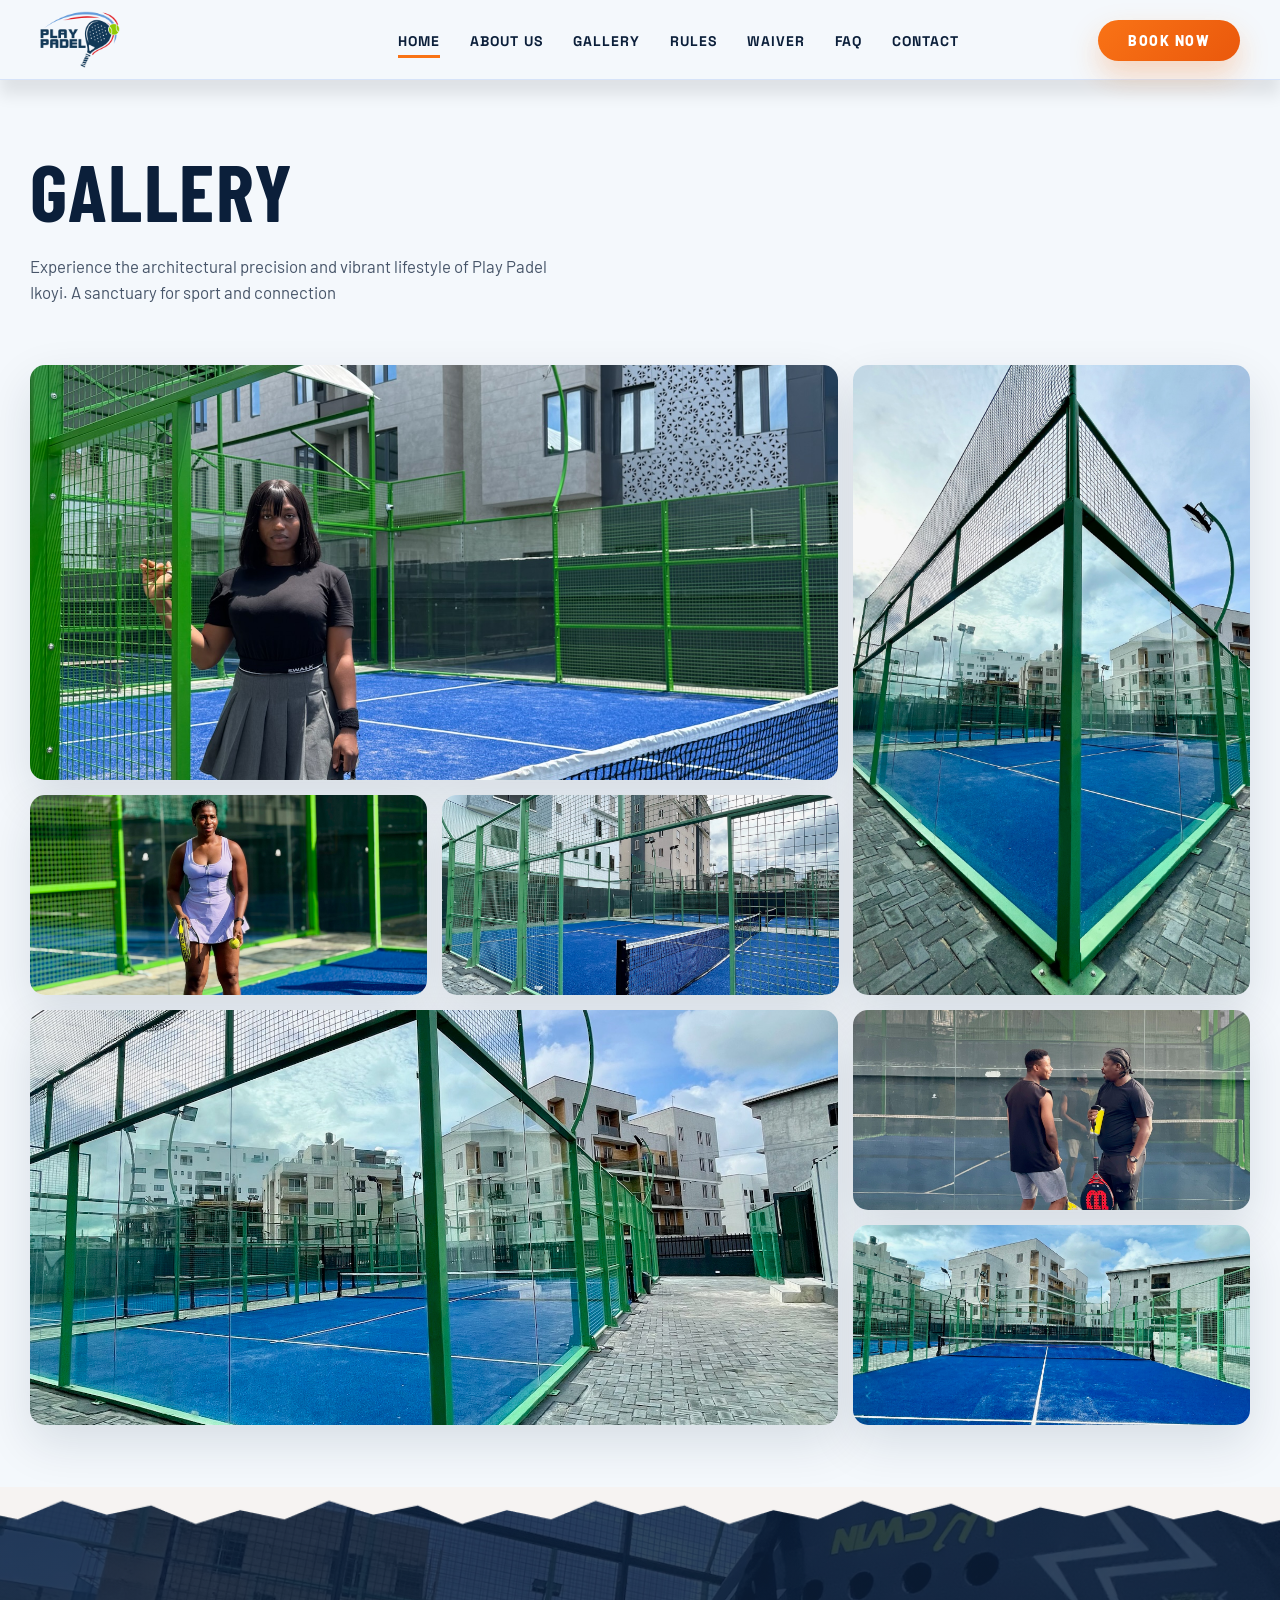
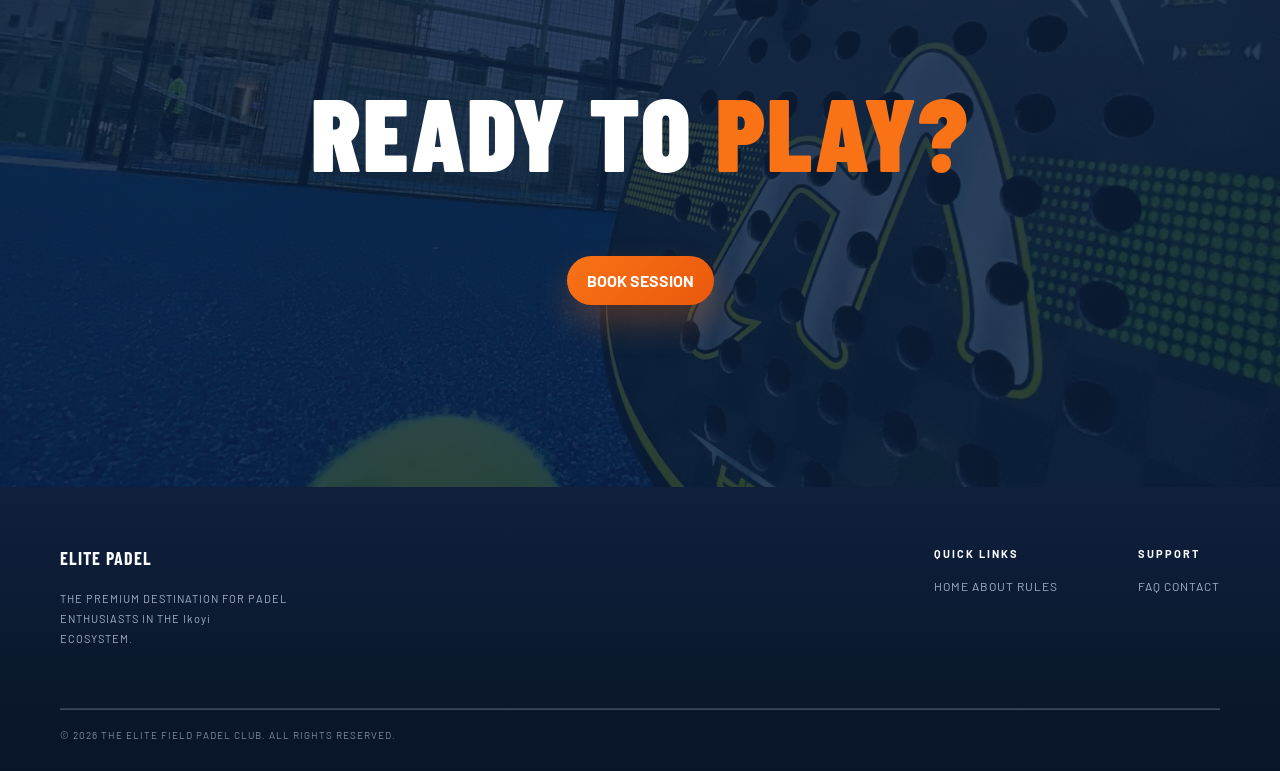
<file: gallery/index.html>
<!doctype html>
<html lang="en">
  <head>
    <meta charset="UTF-8" />
    <meta name="viewport" content="width=device-width, initial-scale=1.0" />
    <title>
      Gallery | Play Padel Ikoyi - Explore the Premier Padel Experience in Lagos
    </title>
    <link rel="stylesheet" href="/global.css" />
    <link rel="stylesheet" href="/gallery/gallery.css" />
    <link
      rel="stylesheet"
      href="/mobile.css"
      media="screen and (max-width: 900px)"
    />
    <link
      rel="stylesheet"
      href="/gallery/gallerymobile.css"
      media="screen and (max-width: 900px)"
    />
    <link rel="icon" type="image/x-png" href="/playpadellogo.png" />
  </head>
  <body>
    <header>
      <nav class="navbar">
        <a href="/" class="logo-container">
          <img src="../playpadellogo.png" alt="Play Padel logo" />
        </a>

        <div class="hamburger" id="hamburger">
          <span class="bar"></span>
          <span class="bar"></span>
          <span class="bar"></span>
        </div>

        <div class="nav-menu-wrapper" id="nav-menu">
          <ul class="nav-links">
            <li><a href="/">HOME</a></li>
            <li><a href="/about">ABOUT US</a></li>
            <li><a href="/gallery">GALLERY</a></li>
            <li><a href="/rules">RULES</a></li>
            <li><a href="/waiver">WAIVER</a></li>
            <li><a href="/faq">FAQ</a></li>
            <li><a href="/contact">CONTACT</a></li>
          </ul>

          <div class="nav-cta mobile-only">
            <a href="/booking" class="btn-book">BOOK NOW</a>
          </div>
        </div>

        <div class="nav-cta desktop-only">
          <a href="/booking" class="btn-book">BOOK NOW</a>
        </div>
      </nav>
    </header>

    <main>
      <!-- EDITORIAL HEADER -->
      <section class="editorial-header reveal-instant">
        <h2>GALLERY</h2>
        <p>
          Experience the architectural precision and vibrant lifestyle of Play
          Padel Ikoyi. A sanctuary for sport and connection
        </p>
      </section>

      <section class="main-gallery-section reveal-instant">
        <div class="gallery">
          <div class="div1 reveal-image">
            <img src="../assets/pic1.jpg" alt="" />
          </div>
          <div class="div2 reveal-image">
            <img src="../assets/pic2.jpg" alt="" />
          </div>
          <div class="div3 reveal-image">
            <img src="../assets/pic3.jpg" alt="" />
          </div>
          <div class="div4 reveal-image">
            <img src="../assets/pic4.jpg" alt="" />
          </div>
          <div class="div5 reveal-image">
            <img src="../assets/pic5.jpg" alt="" />
          </div>
          <div class="div6 reveal-image">
            <img src="../assets/readybg.jpg" alt="" />
          </div>
          <div class="div7 reveal-image">
            <img src="../assets/pic7.jpg" alt="" />
          </div>
        </div>
      </section>

      <!-- READY TO PLAY SECTION -->
      <section class="readytoplay-section reveal-on-scroll">
        <div class="readyzigzag"></div>

        <div class="content">
          <h2>READY TO <span>PLAY?</span></h2>
          <a class="content-btn" href="/booking">BOOK SESSION</a>
        </div>
      </section>
    </main>

    <footer class="footer reveal-on-scroll">
      <div class="footer-container">
        <!-- Left -->
        <div class="footer-left">
          <h2>ELITE PADEL</h2>
          <p>
            THE PREMIUM DESTINATION FOR PADEL<br />
            ENTHUSIASTS IN THE Ikoyi<br />
            ECOSYSTEM.
          </p>
        </div>

        <!-- Right -->
        <div class="footer-right">
          <div class="footer-column">
            <h4>QUICK LINKS</h4>
            <a href="/">HOME</a>
            <a href="/about">ABOUT</a>
            <a href="/rules">RULES</a>
          </div>

          <div class="footer-column">
            <h4>SUPPORT</h4>
            <a href="/faq">FAQ</a>
            <a href="/contact">CONTACT</a>
          </div>
        </div>
      </div>

      <div class="footer-bottom">
        © 2026 THE ELITE FIELD PADEL CLUB. ALL RIGHTS RESERVED.
      </div>
    </footer>

    <script src="/main.js"></script>
  </body>
</html>
</file>
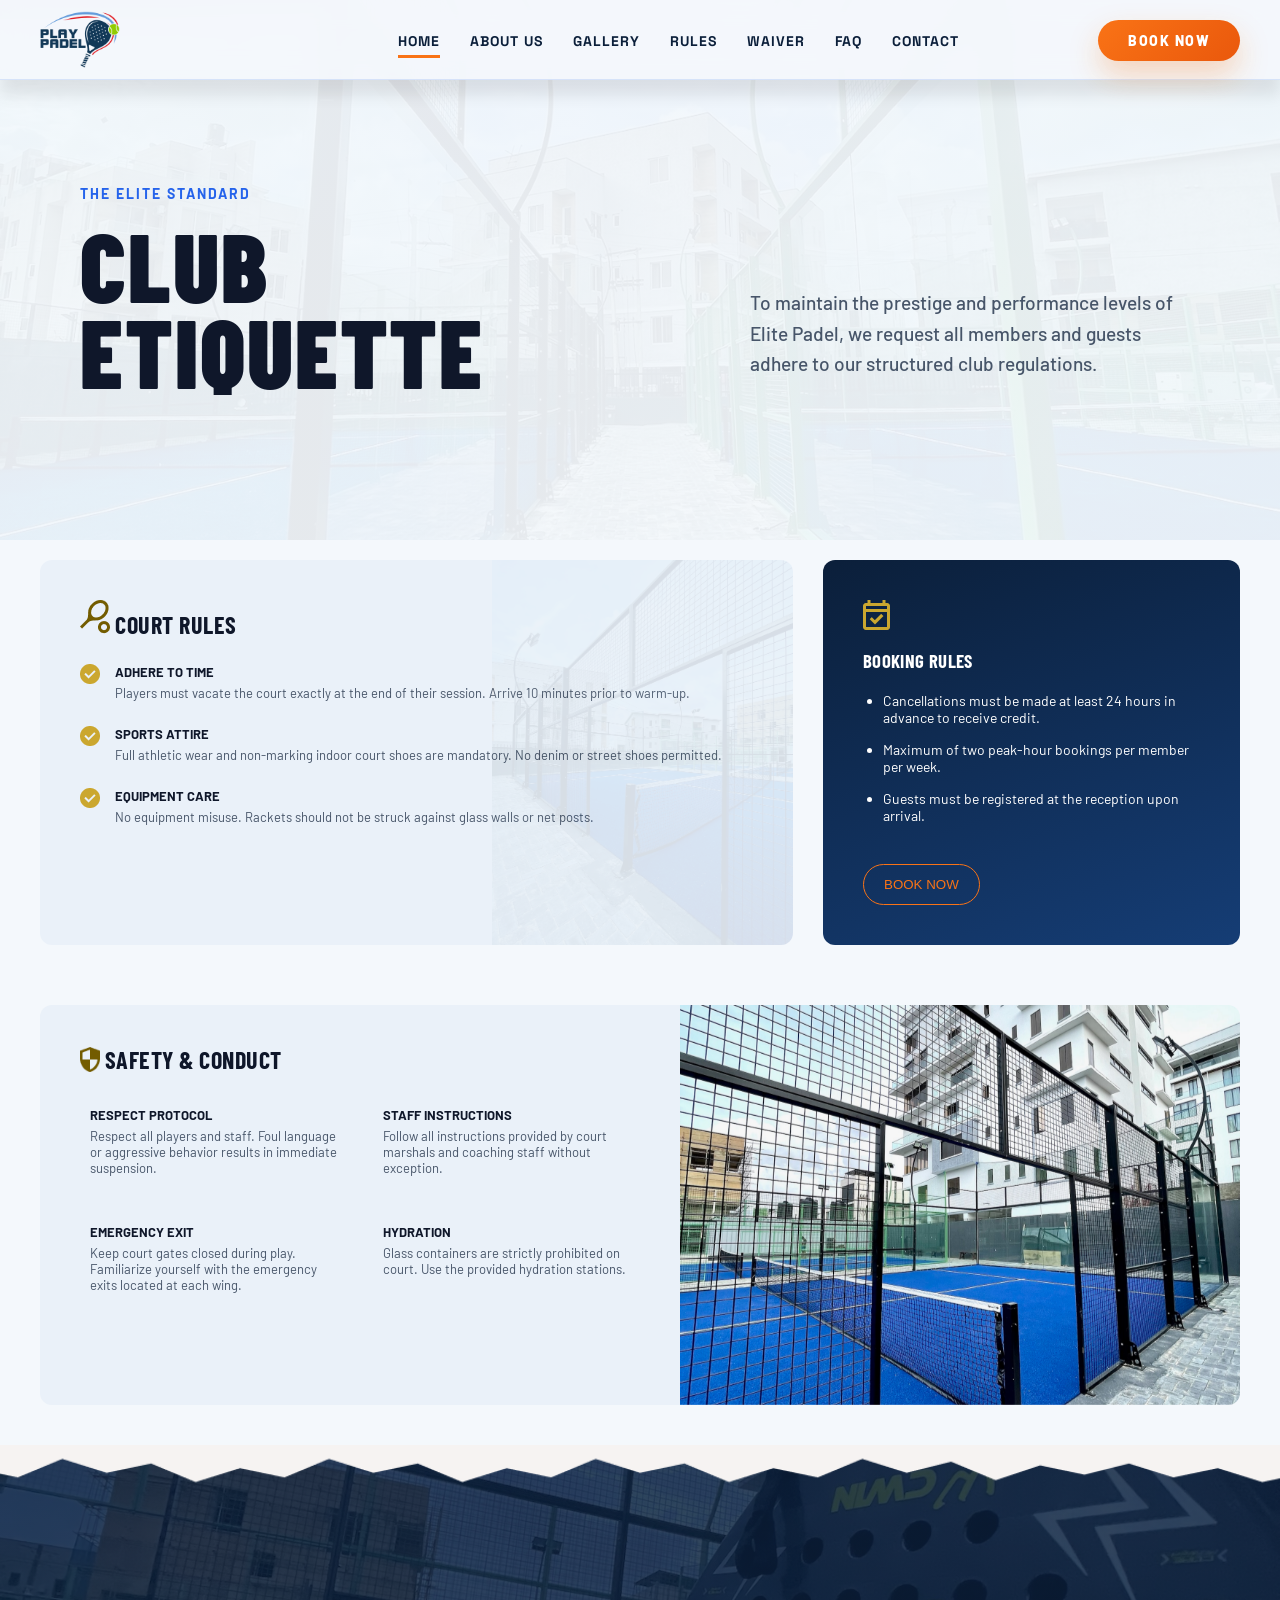
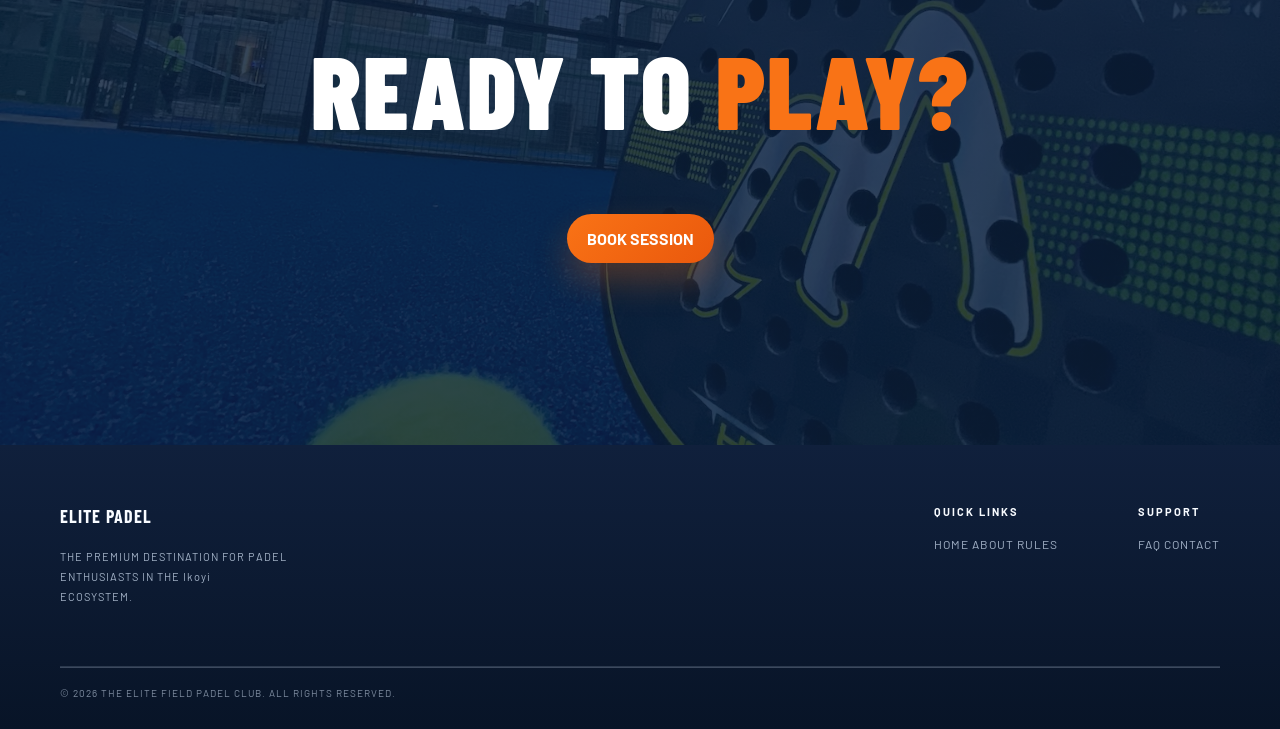
<file: rules/index.html>
<!doctype html>
<html lang="en">
  <head>
    <meta charset="UTF-8" />
    <meta name="viewport" content="width=device-width, initial-scale=1.0" />
    <title>
      Club Rules & Etiquette | Play Padel Lagos - The Elite Standard
    </title>
    <link rel="stylesheet" href="/global.css" />
    <link rel="stylesheet" href="/rules/rules.css" />
    <link
      rel="stylesheet"
      href="/mobile.css"
      media="screen and (max-width: 900px)"
    />
    <link
      rel="stylesheet"
      href="/rules/mobilerules.css"
      media="screen and (max-width: 900px)"
    />
    <link rel="icon" type="image/x-png" href="/playpadellogo.png" />
  </head>
  <body>
    <header>
      <nav class="navbar">
        <a href="/" class="logo-container">
          <img src="../playpadellogo.png" alt="Play Padel logo" />
        </a>

        <div class="hamburger" id="hamburger">
          <span class="bar"></span>
          <span class="bar"></span>
          <span class="bar"></span>
        </div>

        <div class="nav-menu-wrapper" id="nav-menu">
          <ul class="nav-links">
            <li><a href="/">HOME</a></li>
            <li><a href="/about">ABOUT US</a></li>
            <li><a href="/gallery">GALLERY</a></li>
            <li><a href="/rules">RULES</a></li>
            <li><a href="/waiver">WAIVER</a></li>
            <li><a href="/faq">FAQ</a></li>
            <li><a href="/contact">CONTACT</a></li>
          </ul>

          <div class="nav-cta mobile-only">
            <a href="/booking" class="btn-book">BOOK NOW</a>
          </div>
        </div>

        <div class="nav-cta desktop-only">
          <a href="/booking" class="btn-book">BOOK NOW</a>
        </div>
      </nav>
    </header>

    <main>
      <section class="rules-hero reveal-instant">
        <div class="rules-hero-container">
          <div class="rules-hero-left">
            <span class="elite-label">THE ELITE STANDARD</span>
            <h1>CLUB<br />ETIQUETTE</h1>
          </div>

          <div class="rules-hero-right">
            <p>
              To maintain the prestige and performance levels of Elite Padel, we
              request all members and guests adhere to our structured club
              regulations.
            </p>
          </div>
        </div>
      </section>

      <!-- COURT RULES SECTION -->
      <section class="rules-top reveal-on-scroll">
        <!-- LEFT: Court Rules -->
        <div class="court-rules">
          <h2><img src="../assets/tennisrackicon.png" alt="" /> COURT RULES</h2>

          <div class="rule">
            <span class="icon"
              ><img src="../assets/goldencheckicon.png" alt="checkicon"
            /></span>
            <div>
              <h4>ADHERE TO TIME</h4>
              <p>
                Players must vacate the court exactly at the end of their
                session. Arrive 10 minutes prior to warm-up.
              </p>
            </div>
          </div>

          <div class="rule">
            <span class="icon"
              ><img src="../assets/goldencheckicon.png" alt="checkicon"
            /></span>
            <div>
              <h4>SPORTS ATTIRE</h4>
              <p>
                Full athletic wear and non-marking indoor court shoes are
                mandatory. No denim or street shoes permitted.
              </p>
            </div>
          </div>

          <div class="rule">
            <span class="icon"
              ><img src="../assets/goldencheckicon.png" alt="checkicon"
            /></span>
            <div>
              <h4>EQUIPMENT CARE</h4>
              <p>
                No equipment misuse. Rackets should not be struck against glass
                walls or net posts.
              </p>
            </div>
          </div>
        </div>

        <!-- RIGHT: Booking -->
        <div class="booking">
          <img src="../assets/bookingicon.png" alt="Booking Icon" />
          <h3>BOOKING RULES</h3>

          <ul>
            <li>
              Cancellations must be made at least 24 hours in advance to receive
              credit.
            </li>
            <li>Maximum of two peak-hour bookings per member per week.</li>
            <li>Guests must be registered at the reception upon arrival.</li>
          </ul>

          <button>BOOK NOW</button>
        </div>
      </section>

      <!-- SAFETY AND CONDUCT SECTION -->
      <section class="safety reveal-on-scroll">
        <!-- LEFT CONTENT -->
        <div class="safety-left">
          <h2>
            <img src="../assets/shieldicon.png" alt="Safety Icon" /> SAFETY &
            CONDUCT
          </h2>

          <div class="grid">
            <div>
              <h4>RESPECT PROTOCOL</h4>
              <p>
                Respect all players and staff. Foul language or aggressive
                behavior results in immediate suspension.
              </p>
            </div>

            <div>
              <h4>STAFF INSTRUCTIONS</h4>
              <p>
                Follow all instructions provided by court marshals and coaching
                staff without exception.
              </p>
            </div>

            <div>
              <h4>EMERGENCY EXIT</h4>
              <p>
                Keep court gates closed during play. Familiarize yourself with
                the emergency exits located at each wing.
              </p>
            </div>

            <div>
              <h4>HYDRATION</h4>
              <p>
                Glass containers are strictly prohibited on court. Use the
                provided hydration stations.
              </p>
            </div>
          </div>
        </div>

        <!-- RIGHT IMAGE -->
        <div class="safety-image"></div>
      </section>

      <!-- READY TO PLAY SECTION -->
      <section class="readytoplay-section reveal-on-scroll">
        <div class="readyzigzag"></div>

        <div class="content">
          <h2>READY TO <span>PLAY?</span></h2>
          <a class="content-btn" href="/booking">BOOK SESSION</a>
        </div>
      </section>
    </main>

    <footer class="footer reveal-on-scroll">
      <div class="footer-container">
        <!-- Left -->
        <div class="footer-left">
          <h2>ELITE PADEL</h2>
          <p>
            THE PREMIUM DESTINATION FOR PADEL<br />
            ENTHUSIASTS IN THE Ikoyi<br />
            ECOSYSTEM.
          </p>
        </div>

        <!-- Right -->
        <div class="footer-right">
          <div class="footer-column">
            <h4>QUICK LINKS</h4>
            <a href="/">HOME</a>
            <a href="/about">ABOUT</a>
            <a href="/rules">RULES</a>
          </div>

          <div class="footer-column">
            <h4>SUPPORT</h4>
            <a href="/faq">FAQ</a>
            <a href="/contact">CONTACT</a>
          </div>
        </div>
      </div>

      <div class="footer-bottom">
        © 2026 THE ELITE FIELD PADEL CLUB. ALL RIGHTS RESERVED.
      </div>
    </footer>

    <script src="/main.js"></script>
  </body>
</html>
</file>
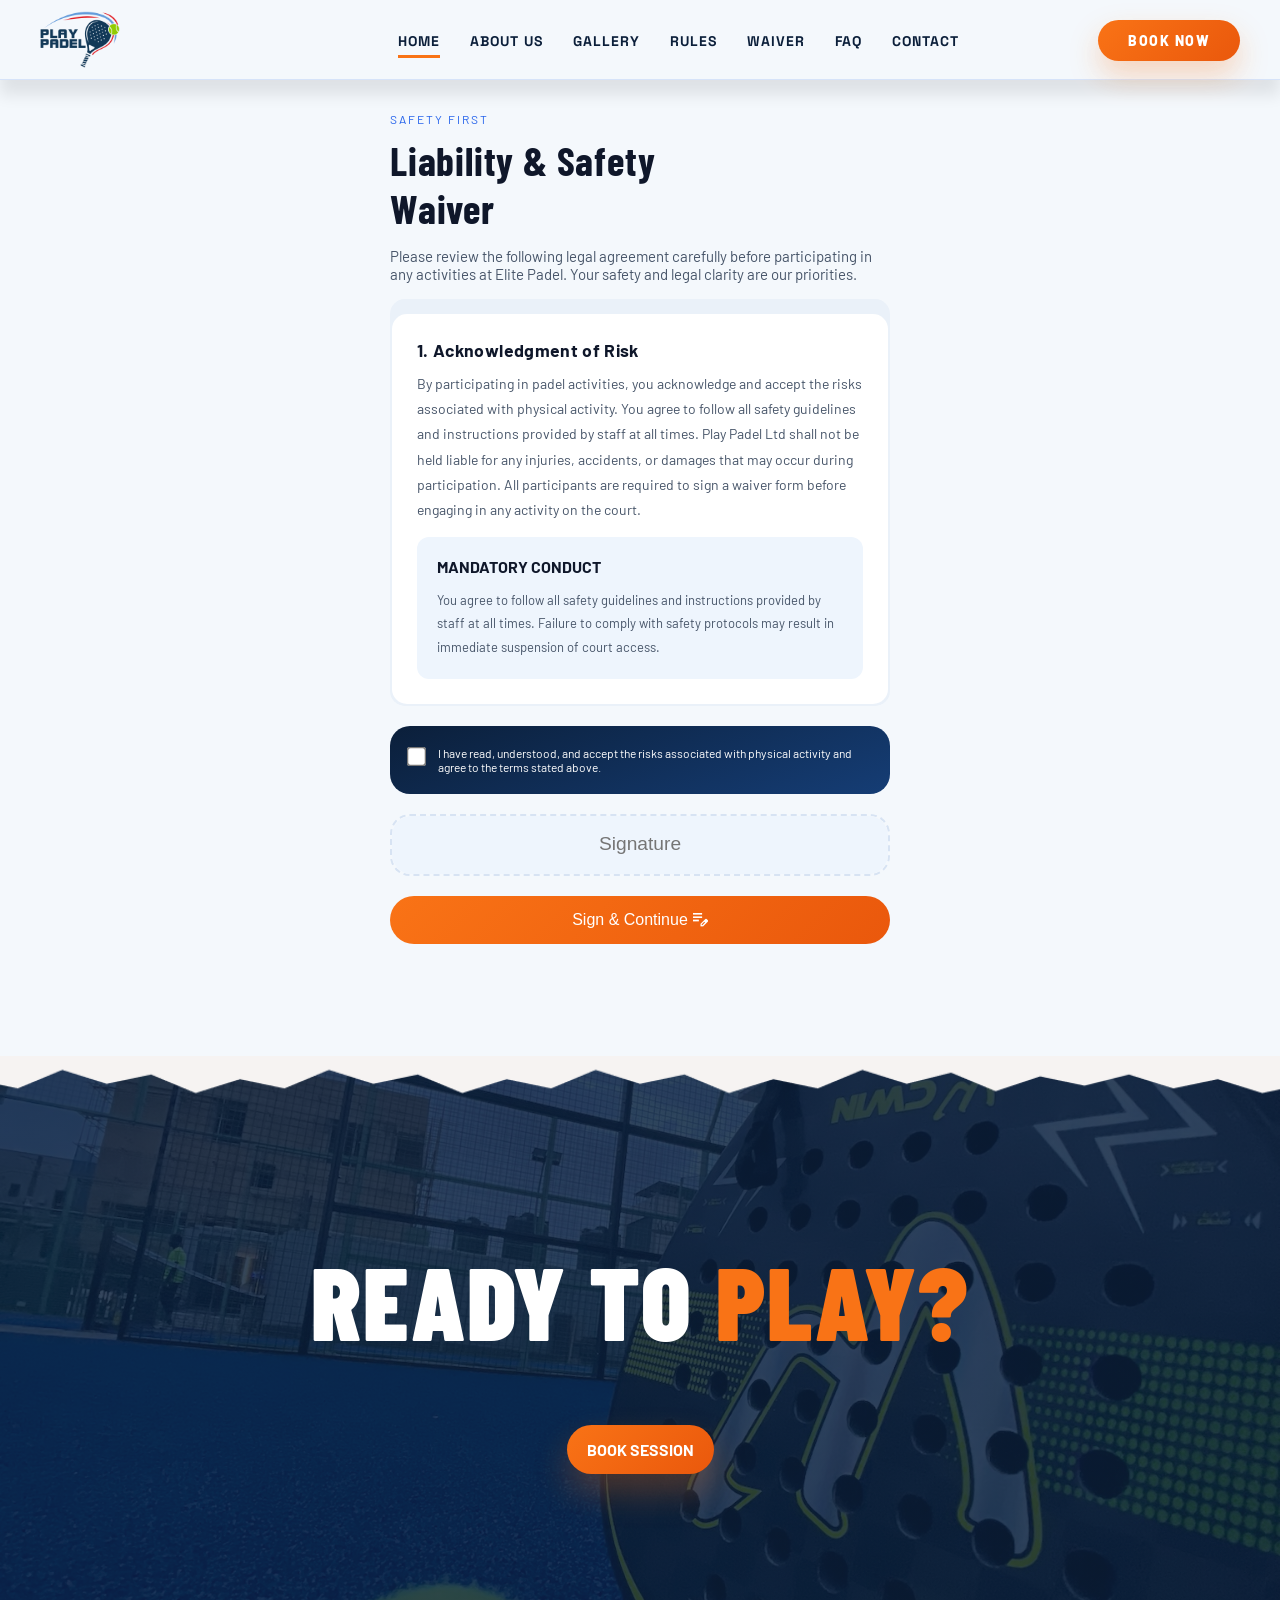
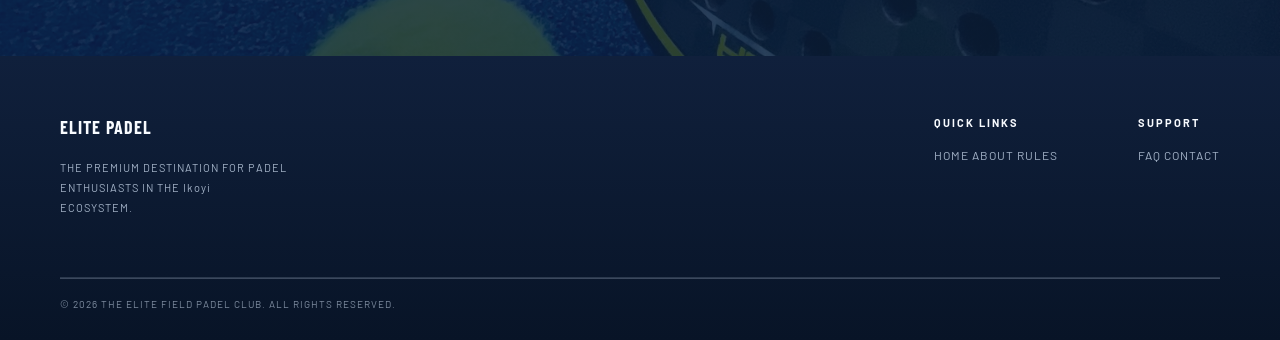
<file: waiver/index.html>
<!doctype html>
<html lang="en">
  <head>
    <meta charset="UTF-8" />
    <meta name="viewport" content="width=device-width, initial-scale=1.0" />
    <title>Liability Waiver & Safety Agreement | Play Padel Lagos</title>
    <link rel="stylesheet" href="/global.css" />
    <link rel="stylesheet" href="/waiver/waiver.css" />
    <link
      rel="stylesheet"
      href="/mobile.css"
      media="screen and (max-width: 900px)"
    />
    <link
      rel="stylesheet"
      href="/waiver/waivermobile.css"
      media="screen and (max-width: 900px)"
    />
    <link rel="icon" type="image/x-png" href="/playpadellogo.png" />
  </head>
  <body>
    <header>
      <nav class="navbar">
        <a href="/" class="logo-container">
          <img src="../playpadellogo.png" alt="Play Padel logo" />
        </a>

        <div class="hamburger" id="hamburger">
          <span class="bar"></span>
          <span class="bar"></span>
          <span class="bar"></span>
        </div>

        <div class="nav-menu-wrapper" id="nav-menu">
          <ul class="nav-links">
            <li><a href="/">HOME</a></li>
            <li><a href="/about">ABOUT US</a></li>
            <li><a href="/gallery">GALLERY</a></li>
            <li><a href="/rules">RULES</a></li>
            <li><a href="/waiver">WAIVER</a></li>
            <li><a href="/faq">FAQ</a></li>
            <li><a href="/contact">CONTACT</a></li>
          </ul>

          <div class="nav-cta mobile-only">
            <a href="/booking" class="btn-book">BOOK NOW</a>
          </div>
        </div>

        <div class="nav-cta desktop-only">
          <a href="/booking" class="btn-book">BOOK NOW</a>
        </div>
      </nav>
    </header>

    <main>
      <section class="waiver">
        <div class="waiver-container">
          <!-- Header -->
          <div class="waiver-header">
            <p class="tag">SAFETY FIRST</p>
            <h2>Liability & Safety Waiver</h2>
            <p class="subtitle">
              Please review the following legal agreement carefully before
              participating in any activities at Elite Padel. Your safety and
              legal clarity are our priorities.
            </p>
          </div>

          <!-- Content -->
          <div class="waiver-box">
            <div class="waiver-box-content">
              <h2>1. Acknowledgment of Risk</h2>
              <p>
                By participating in padel activities, you acknowledge and accept
                the risks associated with physical activity. You agree to follow
                all safety guidelines and instructions provided by staff at all
                times. Play Padel Ltd shall not be held liable for any injuries,
                accidents, or damages that may occur during participation. All
                participants are required to sign a waiver form before engaging
                in any activity on the court.
              </p>

              <div class="highlight-box">
                <h4>MANDATORY CONDUCT</h4>
                <p>
                  You agree to follow all safety guidelines and instructions
                  provided by staff at all times. Failure to comply with safety
                  protocols may result in immediate suspension of court access.
                </p>
              </div>
            </div>
          </div>

          <!-- Checkbox -->
          <div class="agree-box">
            <input type="checkbox" id="accept" />
            <label for="accept">
              I have read, understood, and accept the risks associated with
              physical activity and agree to the terms stated above.
            </label>
          </div>

          <!-- Signature -->
          <div class="signature-box">
            <input type="text" id="signature" placeholder="Signature" />
          </div>

          <!-- Button -->
          <button id="submitBtn">
            Sign & Continue <img src="../assets/signicon.png" alt="Sign icon" />
          </button>
        </div>
      </section>

      <!-- READY TO PLAY SECTION -->
      <section class="readytoplay-section reveal-on-scroll">
        <div class="readyzigzag"></div>

        <div class="content">
          <h2>READY TO <span>PLAY?</span></h2>
          <a class="content-btn" href="/booking">BOOK SESSION</a>
        </div>
      </section>
    </main>

    <footer class="footer reveal-on-scroll">
      <div class="footer-container">
        <!-- Left -->
        <div class="footer-left">
          <h2>ELITE PADEL</h2>
          <p>
            THE PREMIUM DESTINATION FOR PADEL<br />
            ENTHUSIASTS IN THE Ikoyi<br />
            ECOSYSTEM.
          </p>
        </div>

        <!-- Right -->
        <div class="footer-right">
          <div class="footer-column">
            <h4>QUICK LINKS</h4>
            <a href="/">HOME</a>
            <a href="/about">ABOUT</a>
            <a href="/rules">RULES</a>
          </div>

          <div class="footer-column">
            <h4>SUPPORT</h4>
            <a href="/faq">FAQ</a>
            <a href="/contact">CONTACT</a>
          </div>
        </div>
      </div>

      <div class="footer-bottom">
        © 2026 THE ELITE FIELD PADEL CLUB. ALL RIGHTS RESERVED.
      </div>
    </footer>

    <script src="/main.js"></script>
  </body>
</html>
</file>
<file: global.css>
@import url('https://fonts.googleapis.com/css2?family=Barlow:wght@400;500;600;700;800&family=Barlow+Condensed:wght@600;700;800&family=Space+Grotesk:wght@500;700&display=swap');

* {
  margin: 0;
  padding: 0;
  box-sizing: border-box;
}

body, html {
  margin: 0;
  padding: 0;
  font-family: "Barlow", sans-serif;
  background: #f4f8fc;
  color: #0f172a;
  scroll-behavior: smooth;
}

h1, h2, h3 {
  font-family: "Barlow Condensed", sans-serif;
  letter-spacing: 0.02em;
}

:root {
  --primary-gold: #f97316;
  --nav-bg: rgba(244, 248, 252, 0.9);
  --dark-green: #0b1f3a;
  --accent-gold: #2563eb;
  --heading-text: #0f172a;
  --surface-base: #f4f8fc;
  --surface-soft: #eaf1f9;
  --surface-card: #ffffff;
  --surface-strong: #dbeafe;
  --text-muted: #475569;
  --border-soft: #d7e3f3;
  --cta-strong: #ea580c;
  --cta-soft: #ffedd5;
  --shadow-soft: 0 18px 48px rgba(11, 31, 58, 0.12);
  --shadow-strong: 0 24px 60px rgba(11, 31, 58, 0.18);
}

.hero-section {
  position: relative;
  height: 100vh;
  width: 100%;
  background-color: var(--dark-green);
  display: flex;
  align-items: center;
  color: white;
  overflow: hidden;
}

.hero-section::before {
  content: '';
  position: absolute;
  top: 0; 
  left: 0; 
  width: 100%; 
  height: 100%;
  background: 
    linear-gradient(to right, rgba(11, 31, 58, 0.9), rgba(11, 31, 58, 0.45), rgba(11, 31, 58, 0.12)),
    url('/assets/hero2.jpg') center/cover no-repeat;
  background-position: 50% 35%;
  z-index: 0;
  transform-origin: 80% center; 
  
  animation: cinematicDrift 4.5s cubic-bezier(0.16, 1, 0.3, 1) forwards;
}

.navbar {
  /* display: none; */
  position: fixed;
  top: 0;
  left: 0;
  width: 100%;
  height: 80px;
  display: flex;
  align-items: center;
  justify-content: space-between;
  /* padding: 10px 40px; */
  padding: 0 40px;
  box-sizing: border-box;
  z-index: 100;

  /* Glassmorphism Effect */
  background: var(--nav-bg);
  backdrop-filter: blur(12px);
  -webkit-backdrop-filter: blur(12px);
  border-bottom: 1px solid rgba(37, 99, 235, 0.14);
  box-shadow: 0 14px 36px rgba(11, 31, 58, 0.08);


  animation: navDown 0.8s cubic-bezier(0.16, 1, 0.3, 1) 0.2s backwards;
}

/* Logo Styling */
.logo-container img {
  width: 80px;
  /* height: 60px; */
  height: auto;
  display: block;


  transition: transform 0.4s cubic-bezier(0.175, 0.885, 0.32, 1.275);
}

.logo-container img:hover {
  transform: scale(1.1) rotate(-3deg);
}

/* Navigation Links */
.nav-links {
  list-style: none;
  display: flex;
  gap: 30px;
  margin: 0;
  padding: 0;
  align-items: center;
}

.nav-links a {
  text-decoration: none;
  color: var(--dark-green);
  font-size: 14px;
  font-weight: 700;
  letter-spacing: 1px;
  padding-bottom: 8px;
  font-family: "Space Grotesk", sans-serif;
  position: relative; 
  transition: opacity 0.3s;
}

/* The Hidden Line (Pseudo-element) */
.nav-links a::after {
  content: '';
  position: absolute;
  bottom: 0;
  left: 0;
  width: 100%;
  height: 3px;
  background-color: var(--primary-gold);
  
  /* Start hidden and scaled to the left */
  transform: scaleX(0);
  transform-origin: bottom left;
  
  /* The "moving" animation effect */
  transition: transform 0.3s cubic-bezier(0.65, 0.05, 0.36, 1);
}

/* Hover State: Animate the line in */
.nav-links a:hover::after {
  transform: scaleX(1);
}

/* Active State: Keep the line visible */
.nav-links a.active::after {
  transform: scaleX(1);
}

/*Slight fade for other links on hover */
.nav-links:hover a:not(:hover):not(.active) {
  opacity: 0.6;
}


/* Book Now Button */
.btn-book {
  background: linear-gradient(135deg, var(--primary-gold), var(--cta-strong));
  color: white;
  text-decoration: none;
  padding: 12px 30px;
  font-size: 14px;
  font-weight: 800;
  letter-spacing: 1.5px;
  border-radius: 999px;
  transition: transform 0.25s ease, box-shadow 0.25s ease, background 0.25s ease;
  box-shadow: 0 14px 30px rgba(249, 115, 22, 0.28);
}

.btn-book:hover {
  background: linear-gradient(135deg, #fb923c, var(--primary-gold));
  transform: translateY(-2px);
  box-shadow: 0 18px 34px rgba(249, 115, 22, 0.34);
}

.mobile-only {
  display: none;
}

.hero-content {
  position: relative;
  z-index: 2;
  padding-left: 20px;
  max-width: 640px;
  margin-top: 4rem;
}

.hero-content .mobilehero-text {
  display: none;
}

.hero-content h1 {
  font-size: clamp(4rem, 6vw, 4.6rem);
  margin-bottom: 14px;
  line-height: 0.88;
  letter-spacing: 0.04em;
  text-transform: uppercase;
  text-shadow: 0 10px 30px rgba(0, 0, 0, 0.28);


  animation: revealUp 0.8s cubic-bezier(0.16, 1, 0.3, 1) 0.5s backwards;
}

.hero-content p {
  font-size: 1.15rem;
  font-weight: 500;
  margin-bottom: 34px;
  width: 78%;
  color: rgba(255, 255, 255, 0.88);
  line-height: 1.55;

  animation: revealUp 0.8s cubic-bezier(0.16, 1, 0.3, 1) 0.7s backwards;
}

/* Buttons */
.hero-buttons {
  display: flex;
  gap: 20px;
  align-items: center;

  animation: revealUp 0.8s cubic-bezier(0.16, 1, 0.3, 1) 0.9s backwards;
}

.btn {
  padding: 15px 30px;
  text-decoration: none;
  font-weight: 500;
  border-radius: 999px;
  transition: transform 0.25s ease, box-shadow 0.25s ease, background-color 0.25s ease, color 0.25s ease, border-color 0.25s ease;
  font-family: "Space Grotesk", sans-serif;
  text-align: center;
  letter-spacing: 0.06em;
}

.btn-solid {
  background: linear-gradient(135deg, var(--primary-gold), var(--cta-strong));
  color: white;
  box-shadow: 0 16px 32px rgba(249, 115, 22, 0.3);

  /* This makes the "Book Now" button gently breathe after it appears */
  /* animation: softPulse 3s ease-in-out 2s infinite; */
}

.btn-outline {
  border: 2px solid rgba(255, 255, 255, 0.7);
  color: white;
  background: rgba(255, 255, 255, 0.04);
}

.btn-solid:hover {
  background: linear-gradient(135deg, #fb923c, var(--primary-gold));
  transform: translateY(-3px);
  box-shadow: 0 18px 36px rgba(249, 115, 22, 0.35);
}

.btn-outline:hover {
  background-color: white;
  color: var(--dark-green);
  transform: translateY(-3px);
  box-shadow: 0 14px 30px rgba(255, 255, 255, 0.18);
}

/* Zigzag Bottom Design */
.zigzag-bottom {
  position: absolute;
  bottom: 0;
  left: 0;
  width: 100%;
  height: 80px;
  background-image: url('assets/zigzag.png'); 
  
  /* Adjust size if the zigzag looks too big or too small */
  background-size: auto 100%; 
  z-index: 5;

  animation: revealUp 1s ease-out 1.2s backwards;
}

/* --- Animation Keyframes --- */

/* The "Ken Burns" effect for the background image */
@keyframes heroBackgroundZoom {
  0% { transform: scale(1.15); filter: blur(5px); }
  100% { transform: scale(1); filter: blur(0); }
}

/* Slide down with a slight bounce for the Nav */
@keyframes navDown {
  from { transform: translateY(-100%); opacity: 0; }
  to { transform: translateY(0); opacity: 1; }
}


@keyframes cinematicDrift {
  0% {
    /* Starts zoomed in, shifted right, and slightly dark/blurred */
    transform: scale(1.4) translateX(10%);
    filter: brightness(0.5) blur(15px);
  }
  20% {
    /* Fast initial clear-up */
    filter: brightness(0.7) blur(5px);
  }
  100% {
    /* Settle into the perfect view */
    transform: scale(1) translateX(0);
    filter: brightness(1) blur(0);
  }
}

/* Crisp reveal for text */
/* @keyframes revealUp {
  from { transform: translateY(40px); opacity: 0; }
  to { transform: translateY(0); opacity: 1; }
} */

@keyframes revealUp {
  from { 
    transform: translateX(-60px); /* Changed to X for that "meeting in the middle" feel */
    opacity: 0; 
    filter: blur(10px);
  }
  to { 
    transform: translateX(0); 
    opacity: 1; 
    filter: blur(0);
  }
}

/* Subtle pulse for the CTA to draw the eye */
@keyframes softPulse {
  0% { transform: scale(1); }
  50% { transform: scale(1.03); }
  100% { transform: scale(1); }
}









/* ELEVATED SOCIAL SPORTS SECTION */
.intro-section {
  width: 100%;
  background: 
    linear-gradient(rgba(244, 248, 252, 0.96), rgba(244, 248, 252, 0.96)),
    url('/assets/LOGO-BG.png') center top/cover no-repeat;
  min-height: 50vh;
}

.intro-content {
  display: flex;
  padding: 60px 30px;
  gap: 2rem;
  align-items: start;
  justify-content: space-between;
  width: 100%;
}

.intro-content h2 {
  font-size: clamp(2.8rem, 5vw, 4rem);
  color: var(--heading-text);
  line-height: 0.95;
  text-transform: uppercase;
}

.intro-content p{
  width: 65%;
  font-size: 1.4rem;
  color: var(--text-muted);
  justify-self: flex-end;
  line-height: 1.55;
}

.gold-bg {
  width: 100%;
  height: 5px;
  background: linear-gradient(90deg, var(--primary-gold), var(--accent-gold));
}



/* OUR PADEL EXPERIENCE */
.padel-experience {
  display: flex;
  flex-direction: column;
  padding: 40px 20px;
  justify-content: center;
  align-items: center;
  width: 100%;
}

.padel-experience h2{
  margin-top: 2rem;
  margin-bottom: 1.5rem;
  font-weight: bold;
  font-size: clamp(2.6rem, 5vw, 3.5rem);
  color: var(--heading-text);
  text-transform: uppercase;
}

.padel-slider {
  width: min(1280px, 100%);
}

.padel-slider-controls {
  display: flex;
  justify-content: flex-end;
  gap: 12px;
  margin: 0 0 1.5rem;
}

.slider-btn {
  width: 52px;
  height: 52px;
  border: 1px solid var(--border-soft);
  border-radius: 999px;
  background: rgba(255, 255, 255, 0.92);
  color: var(--dark-green);
  display: inline-flex;
  align-items: center;
  justify-content: center;
  font-size: 1.35rem;
  cursor: pointer;
  transition: transform 0.2s ease, background-color 0.2s ease, color 0.2s ease, box-shadow 0.2s ease, opacity 0.2s ease;
  box-shadow: 0 10px 24px rgba(11, 31, 58, 0.1);
}

.slider-btn:hover:not(:disabled) {
  transform: translateY(-2px);
  background: linear-gradient(135deg, var(--accent-gold), #1d4ed8);
  color: white;
  box-shadow: 0 14px 28px rgba(37, 99, 235, 0.22);
}

.slider-btn:disabled {
  opacity: 0.38;
  cursor: not-allowed;
  box-shadow: none;
}

.padel-cards {
  display: flex;
  gap: 20px;
  width: 100%;
  overflow-x: auto;
  overflow-y: visible;
  padding: 8px 4px 18px;
  
  scroll-snap-type: x mandatory; 
  scroll-behavior: smooth;
  
  scrollbar-width: none;
  -ms-overflow-style: none;
}

.padel-cards::-webkit-scrollbar {
  display: none;
}

.padel-cards .card {
  background: var(--surface-card);
  width: 100%;
  flex: 0 0 calc((100% - 40px) / 3);
  scroll-snap-align: start;
  flex-shrink: 0;
  border-top: 5px solid var(--accent-gold);
  box-shadow: var(--shadow-soft);

  transition: transform 0.4s cubic-bezier(0.165, 0.84, 0.44, 1), box-shadow 0.4s ease;
}

.padel-cards .card:hover {
  transform: translateY(-10px);
  box-shadow: var(--shadow-strong);
}

.padel-cards .card .card-content {
  padding: 30px ;
}

.padel-cards .card img {
  width: 100%;
  height: 400px;
  /* height: auto; */
  object-fit: cover;

  transition: transform 0.8s cubic-bezier(0.165, 0.84, 0.44, 1);
}

.padel-cards .card:hover img {
  transform: scale(1.01);
}

.padel-cards .card .card-content {
  display: flex;
  flex-direction: column;
  gap: 1.2rem;
}

.padel-cards .card .card-content h3{
  font-size: 1.7rem;
  font-weight: bolder;
  color: var(--heading-text);
  line-height: 1;
}

.padel-cards .card .card-content a{
  text-decoration: none;
  color: var(--accent-gold);
  font-size: 12px;
  font-weight: 700;
  font-family: "Space Grotesk", sans-serif;
  letter-spacing: 0.08em;
}

/* --- INTRO SECTION INITIAL STATE (Hidden) --- */
.intro-content h2,
.intro-content p,
.gold-bg,
.padel-experience h2,
.padel-cards .card {
    opacity: 0;
    will-change: transform, opacity, clip-path;
}

/* Text Mask Effect: We use clip-path to hide the text without extra HTML divs */
.intro-content h2, 
.padel-experience h2 {
    transform: translateY(100%);
    clip-path: inset(0 0 100% 0); /* Hides the bottom of the text */
}

.intro-content p {
    transform: translateY(20px);
}

.gold-bg {
    transform: scaleX(0);
    transform-origin: left;
}

.padel-cards .card {
    transform: translateY(40px) scale(0.96);
}

/* --- THE REVEAL LOGIC (Triggered by .reveal-active) --- */

/* 1. Headings Rise and "Unclip" */
.intro-section.reveal-active .intro-content h2,
.intro-section.reveal-active .padel-experience h2 {
    opacity: 1;
    transform: translateY(0);
    clip-path: inset(0 0 0 0); /* Fully reveals the text */
    transition: transform 1s cubic-bezier(0.16, 1, 0.3, 1), 
                clip-path 1s cubic-bezier(0.16, 1, 0.3, 1), 
                opacity 0.5s ease;
}

/* 2. Paragraph follows with a slight fade */
.intro-section.reveal-active .intro-content p {
    opacity: 1;
    transform: translateY(0);
    transition: all 0.8s cubic-bezier(0.16, 1, 0.3, 1) 0.2s;
}

/* 3. The Gold Line draws across */
.intro-section.reveal-active .gold-bg {
    opacity: 1;
    transform: scaleX(1);
    transition: transform 1.2s cubic-bezier(0.65, 0, 0.35, 1) 0.4s;
}

/* 4. The Experience Heading (if in same section) */
.intro-section.reveal-active .padel-experience h2 {
    transition-delay: 0.5s;
}

/* 5. The Cards (Staggered Pop-up) */
.intro-section.reveal-active .padel-cards .card {
    opacity: 1;
    transform: translateY(0) scale(1);
    transition: all 0.8s cubic-bezier(0.16, 1, 0.3, 1);
}

/* Stagger delays for cards */
.intro-section.reveal-active .padel-cards .card:nth-child(1) { transition-delay: 0.6s; }
.intro-section.reveal-active .padel-cards .card:nth-child(2) { transition-delay: 0.75s; }
.intro-section.reveal-active .padel-cards .card:nth-child(3) { transition-delay: 0.9s; }
.intro-section.reveal-active .padel-cards .card:nth-child(4) { transition-delay: 1.05s; }

@media (max-width: 1100px) and (min-width: 901px) {
  .padel-cards .card {
    flex-basis: calc((100% - 20px) / 2);
  }
}






/* REVIEWS SECTION */
.reviews-section{
  background: linear-gradient(180deg, #eef5fd 0%, #f7fbff 100%);
  padding-top: 20px;
}

.reviews-section-container {
  background-color: #f7fbff;
  /* margin-top: 1rem; */
}

.reviews-section-container h2{
  text-align: center;
  padding-top: 2rem;
  font-size: clamp(2.4rem, 4vw, 3.4rem);
  color: var(--heading-text);
  text-transform: uppercase;
}

.testimonial-container {
  /* display: none; */
  display: flex;
  flex-direction: column;
  padding: 40px 50px;
}

.testimonial-container .container1 {
  display: flex;
  gap: 10px;
  width: 100%;
}

.container1 .left {
  background-color: var(--surface-card);
  padding: 40px 30px;
  border-radius: 18px;
  position: relative;
  width: 65%;
}

.left .quoteicon {
  position: absolute;
  top: 0;
  left: 0;
  margin-top: 10px;
  margin-left: 10px;
  width: 55px;
}

.left-content {
  
  display: flex;
  flex-direction: column;
  gap: 30px;
}

.left-content h3{
  color: var(--heading-text);
  width: 60%;
  line-height: 1.3;
  font-size: 1.2rem;
}

.left-content .name-container {
  display: flex;
  gap: 5px;
}

.left-content .name-container .name-initials {
  background: linear-gradient(135deg, var(--accent-gold), #1d4ed8);
  color: white;
  border-radius: 50%;
  padding: 10px;
  text-align: center;
}

.left-content .name-container .name-content {
  display: flex;
  flex-direction: column;
  align-items: center;
  justify-content: center;
  /* gap: 10px; */
}

.left-content .name-container .name-content h3{
  width: 100%;
  font-size: 14px;
}

.name-content p {
  font-size: 12px;
}


.container1 .right {
  width: 35%;
  display: flex;
  flex-direction: column;
  background: linear-gradient(160deg, var(--dark-green), #153d75);
  padding: 30px;
  gap: 20px;
  border-radius: 18px;
  justify-content: space-between;
  color: white;
  height: 240px;
}

.container1 .right img {
  width: 20px;
}

.container1 .right h3 {
  font-size: 1.3rem;
  font-weight: 500;
  font-style: italic;
}

.white-thin-line {
  background-color: rgba(128, 128, 128, 0.253);
  height: 1px;
  width: 100%;
}

.container1 .right p{
  font-size: 12px;
}



.container2 {
  display: flex;
  gap: 20px;
  padding: 40px 0;
  justify-content: center;
}

.container2 .card {
  width: 100%;
  padding: 20px;
  border-radius: 18px;
  background: var(--surface-soft);
  position: relative;
}

.container2 .card p {
  font-size: 1.2rem;
  font-weight: 600;
}

/* Light cards */
.container2 .card.light {
  background: var(--surface-soft);
  height: 150px;
}

/* Highlight middle card */
.container2 .card.highlight {
  background: linear-gradient(135deg, var(--primary-gold), var(--cta-strong));
  color: white;
}

.container2 .card.highlight img {
  width: 20px;
  margin-bottom: 1rem;
}

.container2 .card.highlight .author {
  color: rgba(255, 255, 255, 0.88);
}

/* Border accent (right card) */
.container2 .card.bordered {
  border-left: 4px solid var(--accent-gold);
  background-color: white;
  height: 120px;
}

.container2 .card.bordered p{
  color: var(--heading-text);
}

/* Stars */
.stars {
  color: var(--primary-gold);
  font-size: 14px;
  margin-bottom: 10px;
}

/* Text */
.text {
  font-size: 14px;
  margin-bottom: 15px;
}

/* Author */
.author {
  font-size: 12px;
  color: var(--text-muted);
}

/* Check icon */
.icon {
  font-size: 16px;
  margin-bottom: 10px;
}




/* --- REVIEWS INITIAL STATE (Hidden) --- */
.reviews-section-container h2,
.container1 .left,
.container1 .right,
.container2 .card {
    opacity: 0;
    will-change: transform, opacity;
}

/* Specific initial positions */
.reviews-section-container h2 { transform: translateY(20px); }
.container1 .left { transform: translateX(-40px); }
.container1 .right { transform: translateX(40px); }
.container2 .card { transform: translateY(30px) scale(0.95); }


/* The Heading */
.reviews-section.reveal-active h2 {
    opacity: 1;
    transform: translateY(0);
    transition: all 0.8s cubic-bezier(0.16, 1, 0.3, 1);
}

/* Main Testimonial (Left & Right sliding together) */
.reviews-section.reveal-active .container1 .left,
.reviews-section.reveal-active .container1 .right {
    opacity: 1;
    transform: translateX(0);
    transition: all 1s cubic-bezier(0.16, 1, 0.3, 1) 0.3s;
}

/* Bottom Cards (Staggered Pop-up) */
.reviews-section.reveal-active .container2 .card {
    opacity: 1;
    transform: translateY(0) scale(1);
    transition: all 0.7s cubic-bezier(0.175, 0.885, 0.32, 1.1) 0.6s;
}

/* Delays for the three small cards */
.reviews-section.reveal-active .container2 .card:nth-child(1) { transition-delay: 0.6s; }
.reviews-section.reveal-active .container2 .card:nth-child(2) { transition-delay: 0.75s; }
.reviews-section.reveal-active .container2 .card:nth-child(3) { transition-delay: 0.9s; }


/* --- MODERN INTERACTIVE HOVERS (The "Love" factor) --- */

/* Large Quote Hover */
.container1 .left {
  transition: transform 0.4s ease, box-shadow 0.4s ease;
}
.container1 .left:hover {
    transform: scale(1.02);
    box-shadow: 0 15px 35px rgba(0,0,0,0.05);
}

/* Dark Green Card Hover */
.container1 .right {
    transition: background-color 0.3s ease, transform 0.4s ease;
}
.container1 .right:hover {
    background: linear-gradient(160deg, #12305a, #1d4ed8);
    transform: translateY(-5px);
}

/* Bottom Cards Hover */
.container2 .card {
    transition: transform 0.4s cubic-bezier(0.165, 0.84, 0.44, 1), box-shadow 0.4s ease, background-color 0.3s ease;
}

.container2 .card:hover {
    transform: translateY(-10px);
    box-shadow: 0 12px 25px rgba(0,0,0,0.08);
}

/* Special interaction for the highlighted card */
.container2 .card.highlight:hover {
    background: linear-gradient(135deg, #fb923c, var(--primary-gold));
}

/* Small detail: Make the quote icon pulse slightly on load */
@keyframes quotePulse {
    0% { transform: scale(1); }
    50% { transform: scale(1.1); }
    100% { transform: scale(1); }
}
.reveal-active .left .quoteicon {
    animation: quotePulse 2s ease-in-out 1.5s;
}



/* READY TO PLAY SECTION */
.readytoplay-section {
  position: relative;
  margin-top: 2rem;
  width: 100%;
  height: 600px;
  background:
    linear-gradient(rgba(11, 31, 58, 0.82), rgba(11, 31, 58, 0.82)), 
    url('assets/padel4.jpg') center/cover no-repeat;
  background-position: 50% 60%;
  overflow: hidden;
  display: flex;
  justify-content: center;
  align-items: center;


  /* We add a transition to the background size/scale for a parallax feel */
  transition: background-position 1.5s cubic-bezier(0.16, 1, 0.3, 1);
}


/* Background image starts slightly zoomed in */
.readytoplay-section::before {
  content: '';
  position: absolute;
  inset: 0;
  background: inherit;
  transform: scale(1.1);
  transition: transform 2s cubic-bezier(0.16, 1, 0.3, 1);
  z-index: 0;
}


/* Zigzag shape */
.readyzigzag {
  position: absolute;
  top: 0;
  left: 0;
  width: 100%;
  height: 100px;
  background: url('assets/readymask.png') center/cover no-repeat;

  transform: translateY(-100%);
  transition: transform 1.2s cubic-bezier(0.16, 1, 0.3, 1);
  z-index: 3;
}

.readytoplay-section .content {
  position: relative;
  z-index: 2;
  display: flex;
  flex-direction: column;
  gap: 4rem;
  align-items: center;
}

.readytoplay-section .content h2 {
  font-size: clamp(3.6rem, 8vw, 6.5rem);
  color: white;
  font-weight: 900;


  opacity: 0;
  transform: translateY(50px) skewY(2deg);
  transition: all 1s cubic-bezier(0.16, 1, 0.3, 1);
}

.readytoplay-section .content h2 span{
  color: var(--primary-gold);

  display: inline-block;
  opacity: 0;
  transform: translateY(30px);
  transition: all 0.8s cubic-bezier(0.16, 1, 0.3, 1);
}

.readytoplay-section .content a {
  text-decoration: none;
  color: white;
  background: linear-gradient(135deg, var(--primary-gold), var(--cta-strong));
  padding: 15px 20px;
  font-weight: bold;
  border-radius: 999px;
  box-shadow: 0 18px 34px rgba(249, 115, 22, 0.28);

  opacity: 0;
  transform: scale(0.8);
  transition: all 0.6s cubic-bezier(0.34, 1.56, 0.64, 1); /* Bouncy entry */
}


/* --- THE REVEAL LOGIC (.reveal-active) --- */

/* Zoom out the background to 'settle' the scene */
.readytoplay-section.reveal-active::before {
  transform: scale(1);
}

/* Slide the zigzag mask down */
.readytoplay-section.reveal-active .readyzigzag {
  transform: translateY(0);
}

/* The Heading rises and straightens */
.readytoplay-section.reveal-active .content h2 {
  opacity: 1;
  transform: translateY(0) skewY(0);
  transition-delay: 0.3s;
}

/* The Yellow "PLAY?" pops up slightly after */
.readytoplay-section.reveal-active .content h2 span {
  opacity: 1;
  transform: translateY(0);
  transition-delay: 0.6s;
}

/* The Button pops in with a spring bounce */
.readytoplay-section.reveal-active .content a {
  opacity: 1;
  transform: scale(1);
  transition-delay: 0.9s;
}

/* --- MODERN HOVER EFFECTS --- */

.readytoplay-section .content a {
  transition: transform 0.3s cubic-bezier(0.16, 1, 0.3, 1), background-color 0.3s ease;
}

.readytoplay-section .content a:hover {
  transform: scale(1.1) rotate(-2deg); /* High energy tilt */
  background: linear-gradient(135deg, #fb923c, var(--primary-gold));
  box-shadow: 0 14px 36px rgba(249, 115, 22, 0.38);
}








/* Footer base */
.footer {
  background: linear-gradient(180deg, #10203c 0%, #081427 100%);
  padding: 60px 60px 30px;
  color: #f8fbff;
}

/* Layout */
.footer-container {
  display: flex;
  justify-content: space-between;
  align-items: flex-start;
}

/* Left side */
.footer-left h2 {
  font-size: 18px;
  letter-spacing: 1px;
  margin-bottom: 20px;
}

.footer-left p {
  font-size: 11px;
  line-height: 1.8;
  letter-spacing: 1px;
  color: rgba(219, 234, 254, 0.72);
}

/* Right side */
.footer-right {
  display: flex;
  gap: 80px;
}

.footer-column h4 {
  font-size: 11px;
  letter-spacing: 2px;
  margin-bottom: 15px;
}

.footer-column a {
  display: block;
  text-decoration: none;
  font-size: 12px;
  color: rgba(219, 234, 254, 0.72);
  margin-bottom: 10px;
  letter-spacing: 1px;
}

/* Bottom line */
.footer-bottom {
  margin-top: 60px;
  padding-top: 20px;
  border-top: 1px solid rgba(219, 234, 254, 0.16);
  font-size: 10px;
  letter-spacing: 1px;
  color: rgba(219, 234, 254, 0.55);
}


/* --- FOOTER INITIAL STATE --- */
.footer-left h2,
.footer-left p,
.footer-column,
.footer-bottom {
    opacity: 0;
    transform: translateY(20px);
    will-change: transform, opacity;
}

.footer-bottom {
    transform: translateY(0); /* Bottom line doesn't move, it just draws */
}

.footer-bottom::before {
    content: '';
    position: absolute;
    top: 0;
    left: 0;
    width: 100%;
    height: 1px;
    background-color: rgba(219, 234, 254, 0.24);
    transform: scaleX(0);
    transform-origin: left;
    transition: transform 1.2s cubic-bezier(0.65, 0, 0.35, 1);
}


/* The Brand and Description (Left) */
.footer.reveal-active .footer-left h2,
.footer.reveal-active .footer-left p {
    opacity: 1;
    transform: translateY(0);
    transition: all 0.8s cubic-bezier(0.16, 1, 0.3, 1) 0.1s;
}

/* The Link Columns (Staggered) */
.footer.reveal-active .footer-column {
    opacity: 1;
    transform: translateY(0);
    transition: all 0.8s cubic-bezier(0.16, 1, 0.3, 1);
}

.footer.reveal-active .footer-column:nth-child(1) { transition-delay: 0.3s; }
.footer.reveal-active .footer-column:nth-child(2) { transition-delay: 0.45s; }

/* The Bottom Copyright & Line */
.footer.reveal-active .footer-bottom {
    opacity: 1;
    transition: opacity 1s ease 0.8s;
}

.footer.reveal-active .footer-bottom::before {
    transform: scaleX(1);
    transition-delay: 0.6s;
}

/* --- FOOTER HOVER EFFECTS (The Premium Polish) --- */

.footer-column a {
    transition: color 0.3s ease, transform 0.3s ease;
    display: inline-block; /* Required for transform to work */
}

.footer-column a:hover {
    color: white;
    transform: translateX(5px);
}

.footer-left h2 {
    cursor: default;
    transition: letter-spacing 0.5s ease;
}

.footer-left h2:hover {
    letter-spacing: 3px; /* Subtle editorial expansion */
}
</file>
<file: mobile.css>
/* * { outline: 1px solid red !important; } */

html, body {
  width: 100%;
  overflow-x: hidden;
  position: relative;
}



/* Make Navbar Fixed */
.navbar {
  position: fixed; /* Always at top */
  top: 0;
  width: 100%;
  justify-content: space-between;
  padding: 0 20px;
  height: 70px;
}

.logo-container img {
  width: 60px;
}

.desktop-only { display: none; }
.mobile-only {display: block;}

/* Hamburger Icon Styling */
.hamburger {
  display: flex;
  flex-direction: column;
  justify-content: space-between;
  width: 30px;
  height: 21px;
  cursor: pointer;
  z-index: 1001; /* Above the menu */
}

.hamburger .bar {
  height: 3px;
  width: 100%;
  background-color: var(--dark-green);
  border-radius: 10px;
  transition: all 0.3s ease-in-out;
}

/* The Full-Screen Menu Overlay */
.nav-menu-wrapper {
  position: fixed;
  top: 0;
  right: -100%; /* Hidden by default */
  width: 100%;
  height: 100vh;
  background: rgba(244, 248, 252, 0.98);
  backdrop-filter: blur(15px);
  display: flex;
  flex-direction: column;
  align-items: center;
  justify-content: center;
  transition: 0.4s cubic-bezier(0.77, 0.2, 0.05, 1.0);
  z-index: 1000;
}

.nav-menu-wrapper.active {
  right: 0; /* Slide in */
}

.nav-links {
  flex-direction: column;
  gap: 2rem;
  text-align: center;
  margin-bottom: 3rem;
}

.nav-links a {
  font-size: 1.3rem;
  color: var(--dark-green);
}

/* The "X" Animation */
.hamburger.active .bar:nth-child(2) {
  opacity: 0;
}

.hamburger.active .bar:nth-child(1) {
  transform: translateY(9px) rotate(45deg);
}

.hamburger.active .bar:nth-child(3) {
  transform: translateY(-9px) rotate(-45deg);
}

/* Prevent Scroll Class */
body.no-scroll {
  overflow: hidden;
}


.hero-section {
  background: linear-gradient(to bottom, rgba(11, 31, 58, 0.08), rgba(11, 31, 58, 0.3), rgba(11, 31, 58, 0.88)), url('/assets/heroimg.jpg');
  background-size: cover;
  background-repeat: no-repeat;
  background-position: center top;
  display: flex;
  flex-direction: column;
  justify-content: center;
  align-items: center;
  text-align: center;
  padding-top: 80px;
  padding-right: 0;
  overflow: hidden;
}

.hero-content {
  margin-top: 0;
  /* padding: 0 24px; */
  margin: 0 auto;
  width: 90%;
  max-width: 100%;
  display: flex;
  flex-direction: column;
  align-items: center;
}

.hero-content .mobilehero-text {
  background-color: rgba(255, 255, 255, 0.96);
  display: block;
  color: var(--heading-text);
  font-size: 13px;
  font-weight: 700;
  letter-spacing: 0.08em;
  padding: 8px 10px;
  width: 280px;
  transform: rotate(-2deg);
  margin-bottom: -1px;

  max-width: 90vw;
  margin-left: auto;
  margin-right: auto;
}

.hero-content h1 {
  font-size: 3rem;
  line-height: 1.2;
  margin-bottom: 1rem;
  word-wrap: break-word;
}

.hero-content p {
  font-size: 1rem;
  width: 90%;
  max-width: 100%;
  margin: 0 auto 2rem auto;
}

.hero-buttons {
  display: flex;
  gap: 15px;
  justify-content: center;
  align-items: center;
  width: 100%;
}

.btn {
  display: inline-flex;
  align-items: center;
  justify-content: center;
  font-size: 15px;
  font-weight: 600;
  padding: 10px 20px;
}

.zigzag-bottom {
  height: 30px;
}

.intro-content, .gold-bg {
  display: none;
}

.padel-experience {
  padding: 20px;
}

.padel-experience h2 {
  margin-top: 1rem;
  font-size: 2.2rem;
}

.padel-slider {
  width: 100%;
}

.padel-slider-controls {
  display: none;
}

.padel-cards {
  flex-direction: column;
  overflow: hidden;
  padding: 0;
}

.padel-cards .card {
  flex: 0 0 85%; 
  scroll-snap-align: center;
}

.padel-cards .card img {
  height: 320px;
  overflow: hidden;
}

.padel-cards .card2 img{
  transform: rotate(-2deg) scale(1.05);
}
.padel-cards .card3 img{
  transform: rotate(2deg) scale(1.05);
}







/* REVIEWS SECTION */
.reviews-section-container h2 {
  font-size: 1.5rem;
  padding: 2rem 15px 0 15px;
  line-height: 1.2;
}

.testimonial-container {
  padding: 30px 20px;
  gap: 20px;
}

.testimonial-container .container1 {
  flex-direction: column;
  gap: 20px;
}

.container1 .left, 
.container1 .right {
  width: 100%;
  height: auto;
}

.left-content h3 {
  width: 100%;
  font-size: 1.1rem;
}

.container1 .right {
  min-height: 220px;
  padding: 30px 25px;
}

.container2 {
  flex-direction: column;
  padding: 20px 0;
  gap: 15px;
}

.container2 .card:nth-child(n+2) {
  display: none;
}

.container2 .card.light, 
.container2 .card.bordered {
  height: auto;
  min-height: 120px;
  padding: 25px 20px;
}

.container2 .card p {
  font-size: 1.1rem;
}

.left-content .name-container .name-initials {
  width: 45px;
  height: 45px;
  display: flex;
  align-items: center;
  justify-content: center;
  padding: 0;
  flex-shrink: 0;
}





/* READY TO PLAY SECTION */
.readytoplay-section {
  height: 450px;
  margin-top: 0;
}

.readyzigzag {
  height: 40px;
  background-size: cover;
}

.readytoplay-section .content {
  gap: 2.5rem;
  padding: 0 20px;
  text-align: center;
}

.readytoplay-section .content h2 {
  font-size: 3rem;
  line-height: 1.1;
  letter-spacing: -1px;
}

.readytoplay-section .content a {
  width: 100%;
  max-width: 280px;
  display: inline-block;
  padding: 18px 0;
  font-size: 1rem;
  letter-spacing: 1px;
  border-radius: 999px;
}



/* FOOTER */
.footer {
  padding: 40px 24px 20px; 
  text-align: left;
}

.footer-container {
  flex-direction: column;
  gap: 40px;
}

.footer-left h2 {
  font-size: 16px;
  margin-bottom: 15px;
}

.footer-left p {
  font-size: 12px;
  max-width: 100%;
  br {
    display: none;
  }
}

.footer-right {
  width: 100%;
  justify-content: flex-start;
  gap: 50px;
}

.footer-column h4 {
  font-size: 10px;
  margin-bottom: 12px;
}

.footer-column a {
  font-size: 13px;
  margin-bottom: 12px;
}

.footer-bottom {
  margin-top: 40px;
  padding-top: 15px;
  font-size: 9px;
  line-height: 1.4;
  text-align: center;
}
</file>
<file: about/about.css>
@import url('/global.css');

.navbar {
  box-shadow: 0 15px 15px rgba(0,0,0,0.09);
}

.about-hero {
  margin-top: 2rem;
  position: relative;
  background: linear-gradient(135deg, var(--dark-green), #153d75);
  padding: 120px 80px 100px;
  color: white;
  overflow: hidden;
  display: flex;
  align-items: center;
}

/* Zigzag Edge at the Top */
.about-zigzag {
  position: absolute;
  top: 0;
  left: 0;
  width: 100%;
  height: 80px;
  background: url('../assets/readymask.png') center/cover no-repeat;
}

.about-container {
  max-width: 1200px;
  margin: 0 auto;
  display: grid;
  grid-template-columns: 1fr 1fr;
  gap: 60px;
  align-items: center;
  width: 100%;
}

/* Text Styling */
.about-text h1 {
  font-family: 'Barlow Condensed', sans-serif;
  font-size: 5rem;
  font-weight: 900;
  margin-bottom: 2rem;
  line-height: 1;
}

.about-text h1 span {
  color: var(--primary-gold);
}

.about-text p {
  font-size: 1rem;
  line-height: 1.6;
  max-width: 500px;
  color: rgba(255, 255, 255, 0.84);
}

/* Polaroid Styling */
.about-image-wrapper {
  display: flex;
  justify-content: center;
}

.polaroid-frame {
  background: white;
  padding: 15px 15px 40px 15px;
  box-shadow: 0 20px 40px rgba(0,0,0,0.3);
  transform: rotate(4deg); /* The "tilted" look */
  transition: transform 0.3s ease;
}

.polaroid-frame:hover {
  transform: rotate(0deg) scale(1.02);
}

.polaroid-frame img {
  width: 100%;
  max-width: 320px;
  height: auto;
  display: block;
  filter: grayscale(100%);
}

/* --- ABOUT HERO INITIAL STATE --- */

/* Text Mask Reveal */
.about-text h1 {
  opacity: 0;
  transform: translateY(100%);
  clip-path: inset(0 0 100% 0);
  will-change: transform, clip-path, opacity;
}

.about-text p {
  opacity: 0;
  transform: translateY(20px);
  will-change: transform, opacity;
}

/* Polaroid "Physical" Entry */
.polaroid-frame {
  opacity: 0;
  /* Starts higher, more rotated, and slightly larger */
  transform: translateY(-50px) rotate(15deg) scale(1.1);
  will-change: transform, opacity;
}

/* Zigzag Entrance */
.about-zigzag {
  transform: translateY(-100%);
  transition: transform 1.2s cubic-bezier(0.16, 1, 0.3, 1);
}

/* --- THE REVEAL LOGIC (When active) --- */

/* Zigzag slides down first */
.about-hero.reveal-active .about-zigzag {
  transform: translateY(0);
}

/* Heading Rises (Editorial Style) */
.about-hero.reveal-active .about-text h1 {
  opacity: 1;
  transform: translateY(0);
  clip-path: inset(0 0 0 0);
  transition: transform 1.2s cubic-bezier(0.16, 1, 0.3, 1) 0.3s,
              clip-path 1.2s cubic-bezier(0.16, 1, 0.3, 1) 0.3s,
              opacity 0.4s ease 0.3s;
}

/* Paragraph follows */
.about-hero.reveal-active .about-text p {
  opacity: 1;
  transform: translateY(0);
  transition: all 0.8s cubic-bezier(0.16, 1, 0.3, 1) 0.6s;
}

/* 4. Polaroid Drops and Settles */
.about-hero.reveal-active .polaroid-frame {
  opacity: 1;
  /* Settles into your original 4deg rotation */
  transform: translateY(0) rotate(4deg) scale(1);
  transition: all 1.2s cubic-bezier(0.175, 0.885, 0.32, 1.275) 0.8s;
}

/* --- REFINED HOVER --- */
/* We keep your hover, but make sure it plays nice with the animation */
.polaroid-frame:hover {
  transform: rotate(0deg) scale(1.05) !important;
  box-shadow: 0 30px 60px rgba(0,0,0,0.4);
  z-index: 10;
}






/* VALUES SECTION */
.values-section {
  padding: 100px 40px;
  background-color: var(--surface-base);
  overflow: hidden; /* Clips the slanted card if it overflows the screen */
}

.values-container {
  max-width: 1300px;
  margin: 0 auto;
  display: grid;
  /* Left card is wider than the other two */
  grid-template-columns: 1.5fr 1fr 1fr; 
  gap: 30px;
  align-items: stretch;
}

.value-card {
  padding: 50px 40px;
  border-radius: 4px; /* Keeping the sharp, premium edges from your design */
  display: flex;
  flex-direction: column;
}

/* PURPOSE CARD */
.purpose-card {
  background: linear-gradient(180deg, var(--surface-soft), #f8fbff);
  justify-content: center;
  height: 80%;
  border-top: 5px solid var(--primary-gold);
}

.purpose-card .sub-label {
  color: var(--accent-gold);
  font-weight: 700;
  font-size: 14px;
  letter-spacing: 1px;
  margin-bottom: 20px;
}

.purpose-card h2 {
  font-size: 2rem;
  color: var(--heading-text);
  line-height: 1.1;
  font-weight: 900;
  max-width: 400px;
}

/* VISION CARD */
.vision-card {
  background-color: #ffffff;
  border: 1px solid var(--border-soft);
  border-top: 4px solid var(--accent-gold);
  border-radius: 0;
  box-shadow: var(--shadow-soft);
}

.vision-card h3, .mission-card h3 {
  font-size: 2rem;
  margin-bottom: 20px;
  font-weight: 800;
}

.vision-card p, .mission-card p {
  line-height: 1.6;
  font-size: 1.05rem;
}

.vision-card .icon-wrap img {
  width: 30px;
  margin-bottom: 30px;
}

/* MISSION CARD (Slanted) */
.value-card-wrapper {
  /* This wrapper holds the rotation without affecting grid alignment */
  perspective: 1000px;
}

.mission-card {
  background: linear-gradient(150deg, var(--dark-green), #163f76);
  color: white;
  height: 100%;
  transform: rotate(3deg) translateY(10px); /* The signature slant */
  box-shadow: var(--shadow-strong);
}

.mission-card .icon-wrap img {
  width: 35px;
  margin-bottom: 30px;
}

.mission-card p {
  color: rgba(255, 255, 255, 0.8);
}



/* VALUES INITIAL STATE */
.value-card {
  opacity: 0;
  transform: translateY(40px);
}

/* REVEAL LOGIC */
.values-section.reveal-active .value-card {
  opacity: 1;
  transform: translateY(0);
  transition: all 0.8s cubic-bezier(0.16, 1, 0.3, 1);
}

/* Stagger the three cards */
.values-section.reveal-active .purpose-card { transition-delay: 0.1s; }
.values-section.reveal-active .vision-card  { transition-delay: 0.3s; }
.values-section.reveal-active .mission-card { transition-delay: 0.5s; }
</file>
<file: about/aboutmobile.css>
@import url('/mobile.css');

.about-hero {
  padding: 100px 24px 60px;
  flex-direction: column;
  text-align: center;
}

.about-container {
  grid-template-columns: 1fr;
  gap: 40px;
}

.about-text h1 {
  font-size: 3rem;
}

.about-text p {
  margin: 0 auto;
  text-align: left;
}

.polaroid-frame {
  transform: rotate(2deg);
  padding: 10px 10px 50px 10px;
}




/* VALUE SECTION */
.values-container {
  grid-template-columns: 1fr;
  gap: 20px;
}

.purpose-card h2 {
  font-size: 1.5rem;
}

.mission-card {
  transform: rotate(-2deg);
  margin-top: 20px;
}

.vision-card p, .mission-card p {
  line-height: 1.6;
  font-size: .9rem;
}

.values-section {
  padding: 60px 20px;
  margin-bottom: 1.5rem;
}
</file>
<file: booking/booking.css>
@import url('/global.css');

:root {
  --highlight-yellow: #f97316;
  --olive-text: #ffffff;
}

body {
  background-color: var(--surface-base);
}

.navbar {
  box-shadow: 0 15px 15px rgba(0,0,0,0.09);
}

.editorial-section {
  margin-top: 6rem;
  padding: 20px 50px;
  display: flex;
  justify-content: space-between;
  margin-bottom: 3rem;
} 


.editorial-header {
  display: flex;
  flex-direction: column;
  align-items: flex-start;
}

.label {
  color: var(--accent-gold);
  font-size: 14px;
  font-weight: 800;
  letter-spacing: 1px;
  margin-bottom: 12px;
  font-family: "Space Grotesk", sans-serif;
}

.title {
  margin: 0;
  line-height: 0.85;
  display: flex;
  flex-direction: column;
  align-items: flex-start;
}

.line-1 {
  color: var(--dark-green);
  font-size: 80px;
  letter-spacing: -2px;
  font-weight: 800;
}

.line-2 {
  background: linear-gradient(135deg, var(--highlight-yellow), var(--cta-strong));
  color: var(--olive-text);
  font-size: 80px;
  font-weight: 800;
  padding: 5px 15px 15px 5px;
  margin-top: 10px;
  letter-spacing: -2px;
  display: inline-block; 
  transform: rotate(-1deg);
}

.editorial-section p {
  align-self: flex-end;
  text-align: start;
  width: 30%;
  font-size: 1.2rem;
  padding-left: 30px;
  border-left: 4px solid var(--accent-gold);
  color: var(--text-muted);
}


/* EDITORIAL ANIMATIONS */
.editorial-section .label {
  opacity: 0;
  transform: translateY(10px);
}

.editorial-section .line-1 {
  opacity: 0;
  transform: translateY(100%);
  clip-path: inset(0 0 100% 0);
}

.editorial-section .line-2 {
  opacity: 0;
  transform: translateX(-30px) rotate(-1deg);
  clip-path: inset(0 100% 0 0); /* Reveals like a marker drawing */
}

.editorial-section p {
  opacity: 0;
  transform: translateX(40px);
}

/* --- THE REVEAL LOGIC (Editorial Header) --- */
.editorial-section.reveal-active .label {
  opacity: 1;
  transform: translateY(0);
  transition: all 0.6s ease 0.1s;
}

.editorial-section.reveal-active .line-1 {
  opacity: 1;
  transform: translateY(0);
  clip-path: inset(0 0 0 0);
  transition: transform 0.8s cubic-bezier(0.16, 1, 0.3, 1) 0.3s, 
              clip-path 0.8s cubic-bezier(0.16, 1, 0.3, 1) 0.3s;
}

.editorial-section.reveal-active .line-2 {
  opacity: 1;
  transform: translateX(0) rotate(-1deg);
  clip-path: inset(0 0 0 0);
  transition: all 0.8s cubic-bezier(0.16, 1, 0.3, 1) 0.5s;
}

.editorial-section.reveal-active p {
  opacity: 1;
  transform: translateX(0);
  transition: all 0.8s cubic-bezier(0.16, 1, 0.3, 1) 0.7s;
}







/*  COURT BOOKINGS SECTIONS */
.court-bookings {
  padding: 0 50px;
  margin: 40px 0;
  /* display: none; */
}

.title-style {
  display: flex;
  gap: 15px;
  align-items: center;
  justify-content: center;
  width: 100%;
  margin-bottom: 1.5rem;
}

.title-line {
  height: 2px;
  /* width: 100%; */
  flex: 1;
  background-color: rgba(37, 99, 235, 0.18);
}

.court-bookings .title {
  /* width: 32%; */
  flex: 1/2;
  color: var(--heading-text);
  font-size: 28px;
  letter-spacing: 1px;
  display: inline-block;
}

/* LAYOUT */
.court-bookings .cards {
  margin-top: 3rem;
  display: flex;
  gap: 40px;
  align-items: flex-start;
}

/* CARD BASE */
.court-bookings .cards .card {
  /* height: 300px; */
  background: #fff;
  padding: 30px;
  /* width: 420px; */
  width: 100%;
  box-shadow: var(--shadow-soft);
  border-top: 5px solid var(--accent-gold);
  position: relative;
  display: flex;
  flex-direction: column;
  justify-content: space-between;
  transform: rotate(-1deg);
}

.court-bookings .cards .card h3 {
  font-size: 30px;
  font-weight: 700;
  letter-spacing: -2px;
  margin-bottom: 10px;
  color: #1C1B1B;
}

.court-bookings .cards .card .sub {
  font-size: 14px;
  color: var(--text-muted);
  margin-bottom: 20px;
}

/* PRICE */
.court-bookings .cards .card .price {
  font-size: 60px;
  color: var(--dark-green);
  font-weight: 400;
  margin-bottom: 25px;
}

.court-bookings .cards .card .price span {
  font-size: 16px;
  color: rgba(11, 31, 58, 0.58);
}

/* FEATURES */
.court-bookings .cards .card .features p {
  display: flex;
  align-items: center;
  gap: 5px;
  font-size: 12px;
  margin-bottom: 10px;
  color: var(--text-muted);
}


/* CTA LINK (DAY) */
.court-bookings .cards .card .cta.link {
  text-decoration: none;
  display: flex;
  justify-content: space-between;
  margin-top: 40px;
  font-weight: 600;
  border-bottom: 2px solid rgba(15, 23, 42, 0.2);
  color: var(--heading-text);
  padding-bottom: 18px;
  cursor: pointer;
  font-family: "Space Grotesk", sans-serif;
  width: 100%;
}

/* HIGHLIGHT CARD */
.court-bookings .cards .card.highlight {
  height: 420px;
  transform: rotate(1deg);
}

/* BUTTON */
.court-bookings .cards .card .btn {
  text-decoration: none;
  margin-top: 40px;
  width: 100%;
  padding: 16px;
  background: linear-gradient(135deg, var(--primary-gold), var(--cta-strong));
  color: white;
  border: none;
  font-weight: bold;
  letter-spacing: 1px;
  cursor: pointer;
  border-radius: 0px;
  font-family: "Space Grotesk", sans-serif;
}

/* NOTE */
.court-bookings .note {
  margin-top: 40px;
  background: var(--cta-soft);
  border-left: 4px solid var(--primary-gold);
  padding: 20px;
  display: flex;
  gap: 5px;
  align-items: flex-start;
  justify-content: flex-start;
  max-width: 500px;
}

.court-bookings .note p {
  font-size: 14px;
  color: var(--heading-text);
  /* line-height: 1.5; */
  font-family: "Space Grotesk", sans-serif;
}


/* COACHING SESSIONS */
.court-bookings .cards .card.first{
  transform: rotate(-1deg);
}
.court-bookings .cards .card.second{
  transform: rotate(1deg);
}
.court-bookings .cards .card.third{
  transform: rotate(-2deg);
}


.court-bookings .cards .card.first .price,
.court-bookings .cards .card.second .price,
.court-bookings .cards .card.third .price {
  font-size: 50px;
}



/* --- INITIAL HIDDEN STATE --- */
.court-bookings .title {
  opacity: 0;
  transform: translateY(30px);
  transition: all 0.8s cubic-bezier(0.16, 1, 0.3, 1);
}

.title-line {
  transform: scaleX(0);
  transform-origin: left;
  transition: transform 1.2s cubic-bezier(0.65, 0, 0.35, 1);
}

.court-bookings .cards .card {
  opacity: 0;
  /* We start them slightly lower and flat (0deg) so they "snap" into their tilt */
  transform: translateY(50px) rotate(0deg);
  transition: all 0.9s cubic-bezier(0.175, 0.885, 0.32, 1.15); /* Added a slight bounce */
}

.court-bookings .note {
  opacity: 0;
  transform: translateX(-20px);
  transition: all 0.6s ease;
}

/* --- THE REVEAL LOGIC (.reveal-active) --- */

/* The Title and the Line */
.court-bookings.reveal-active .title {
  opacity: 1;
  transform: translateY(0);
}

.court-bookings.reveal-active .title-line {
  transform: scaleX(1);
  transition-delay: 0.2s;
}

/* The Cards (Settle into their CSS-defined rotations) */
.court-bookings.reveal-active .cards .card {
  opacity: 1;
}

/* We must re-declare their specific rotations here for the transition to land correctly */
.court-bookings.reveal-active .card,
.court-bookings.reveal-active .card.first { 
  transform: translateY(0) rotate(-1deg); 
}

.court-bookings.reveal-active .card.highlight,
.court-bookings.reveal-active .card.second { 
  transform: translateY(0) rotate(1deg); 
}

.court-bookings.reveal-active .card.third { 
  transform: translateY(0) rotate(-2deg); 
}

/* 3. The Note */
.court-bookings.reveal-active .note {
  opacity: 1;
  transform: translateX(0);
  transition-delay: 1s;
}

/* --- STAGGERED ENTRANCE --- */
/* Court Booking Cards */
.court-bookings.reveal-active .cards .card:nth-child(1) { transition-delay: 0.4s; }
.court-bookings.reveal-active .cards .card:nth-child(2) { transition-delay: 0.55s; }

/* Coaching Cards Stagger */
.court-bookings.reveal-active .card.first  { transition-delay: 0.4s; }
.court-bookings.reveal-active .card.second { transition-delay: 0.55s; }
.court-bookings.reveal-active .card.third  { transition-delay: 0.7s; }


/* --- THE "LOVE" FACTOR: HOVERS --- */
.court-bookings .cards .card {
  transition: transform 0.4s cubic-bezier(0.165, 0.84, 0.44, 1), box-shadow 0.4s ease !important;
}

.court-bookings .cards .card:hover {
  /* When hovering, we straighten them out slightly and lift */
  transform: translateY(-10px) rotate(0deg) !important;
  box-shadow: var(--shadow-strong);
  z-index: 10;
}

.cta.link img {
  transition: transform 0.3s ease;
}

.cta.link:hover img {
  transform: translateX(8px);
}
</file>
<file: booking/bookingmobile.css>
@import url('/mobile.css');

.editorial-section {
  flex-direction: column;
  padding: 40px 15px;
  margin-bottom: 0;
}

.label {
  font-size: 10px;
  font-weight: 700;
}

.line-1, .line-2 {
  font-size: 45px;
}

.editorial-section p {
  align-items: flex-start;
  width: 100%;
  margin-top: 1rem;
  padding-left: 15px;
  font-size: .9rem;
}

.court-bookings {
  padding: 15px;
}

.title-style {
  gap: 5px;
}



/* COURT BOOKINGS */
.court-bookings {
  margin-bottom: 2rem;
}
.court-bookings .title {
  font-size: 20px;
}

.court-bookings .cards {
  flex-direction: column;
  gap: 15px;
}

.court-bookings .cards .card h3 {
  font-size: 20px;
}

.court-bookings .cards .card .sub {
  font-size: 12px;
}

.court-bookings .cards .card .price {
  font-size: 40px;
}

.court-bookings .cards .card .price span {
  font-size: 12px;
}

.court-bookings .cards .card .features p {
  font-size: 10px;
}

.court-bookings .cards .card .cta.link {
  padding-bottom: 12px;
}

.court-bookings .cards .card.highlight {
  height: 350px;
}




.court-bookings .cards .card.first .price,
.court-bookings .cards .card.second .price,
.court-bookings .cards .card.third .price {
  font-size: 35px;
}
</file>
<file: contact/contact.css>
@import url('/global.css');


:root {
  --bento-bg-beige: #eaf1f9;
  --bento-dark-green: #0b1f3a;
  --bento-input-bg: #edf4fb;
  --bento-text-label: #475569;
}

.navbar {
  box-shadow: 0 15px 15px rgba(0,0,0,0.09);
}

.contact-bento-section {
  margin-top: 2rem;
  padding: 90px 40px;
  background-color: var(--surface-base);
  font-family: 'Barlow', sans-serif;
}

.contact-bento-container {
  max-width: 1200px;
  margin: 0 auto;
  display: grid;
  grid-template-columns: 1fr 2fr; /* 1/3 and 2/3 split */
  gap: 30px;
  align-items: start;
}

/* LEFT CARD STYLING */
.direct-channels-card {
  background-color: var(--bento-bg-beige);
  padding: 40px;
  border-radius: 24px;
  height: 70%;
  border-top: 5px solid var(--accent-gold);
}

.direct-channels-card h2 {
  font-family: 'Barlow Condensed', sans-serif;
  color: var(--dark-green);
  font-size: 24px;
  margin-bottom: 40px;
}

.channels-list {
  display: flex;
  flex-direction: column;
  gap: 30px;
}

.channel-item {
  display: flex;
  align-items: center;
  gap: 15px;
}

.icon-box {
  background: linear-gradient(135deg, var(--accent-gold), #1d4ed8);
  width: 45px;
  height: 45px;
  border-radius: 8px;
  display: flex;
  align-items: center;
  justify-content: center;
  flex-shrink: 0;
}

.icon-box img {
  width: 20px;
}

.channel-info span {
  display: block;
  font-size: 11px;
  font-weight: 700;
  letter-spacing: 1px;
  color: var(--bento-text-label);
  margin-bottom: 4px;
}

.channel-info p {
  font-size: 16px;
  font-weight: 800;
  color: var(--dark-green);
  line-height: 1.4;
}

/* RIGHT CARD STYLING */
.contact-form-card {
  background-color: #ffffff;
  padding: 50px;
  border-radius: 20px;
  box-shadow: var(--shadow-soft);
  border: 1px solid var(--border-soft);
}

.form-header h2 {
  font-family: 'Barlow Condensed', sans-serif;
  font-size: 28px;
  color: var(--bento-dark-green);
  margin-bottom: 10px;
}

.form-header p {
  color: var(--bento-text-label);
  font-size: 15px;
  margin-bottom: 35px;
}

.bento-form {
  display: flex;
  flex-direction: column;
  gap: 25px;
}

.form-row {
  display: grid;
  grid-template-columns: 1fr 1fr;
  gap: 20px;
}

.form-group {
  display: flex;
  flex-direction: column;
  gap: 10px;
}

.form-group label {
  font-size: 11px;
  font-weight: 700;
  letter-spacing: 1px;
  color: var(--bento-text-label);
}

.form-group input, 
.form-group textarea {
  background-color: var(--bento-input-bg);
  border: none;
  padding: 18px 20px;
  border-radius: 12px;
  font-size: 15px;
  outline: none;
  font-family: inherit;
}

.form-group textarea {
  height: 180px;
  resize: none;
}

.form-group input::placeholder,
.form-group textarea::placeholder {
  color: #94a3b8;
}

.btn-send {
  background: linear-gradient(135deg, var(--primary-gold), var(--cta-strong));
  color: white;
  border: none;
  padding: 20px 40px;
  border-radius: 50px; /* Fully rounded button */
  font-weight: 700;
  font-size: 14px;
  letter-spacing: 1px;
  cursor: pointer;
  width: fit-content;
  margin-top: 10px;
  transition: 0.3s;
  box-shadow: 0 12px 28px rgba(249, 115, 22, 0.24);
}

.btn-send:hover {
  background: linear-gradient(135deg, #fb923c, var(--primary-gold));
  transform: translateY(-2px);
}

/* --- CONTACT INITIAL STATE --- */

/* Left Side (Channels) */
.direct-channels-card {
  opacity: 0;
  transform: translateX(-40px);
  transition: all 1s cubic-bezier(0.16, 1, 0.3, 1);
}

.channel-item {
  opacity: 0;
  transform: translateY(20px);
}

/* Right Side (Form) */
.contact-form-card {
  opacity: 0;
  transform: translateX(40px);
  transition: all 1s cubic-bezier(0.16, 1, 0.3, 1);
}

.form-group, .btn-send {
  opacity: 0;
  transform: translateY(20px);
}

/* --- THE REVEAL LOGIC (.reveal-active) --- */

/* 1. Both main cards slide into place */
.contact-bento-section.reveal-active .direct-channels-card,
.contact-bento-section.reveal-active .contact-form-card {
  opacity: 1;
  transform: translateX(0);
}

/* 2. Staggered reveal for Channel Items (Left) */
.contact-bento-section.reveal-active .channel-item {
  opacity: 1;
  transform: translateY(0);
  transition: all 0.6s cubic-bezier(0.16, 1, 0.3, 1);
}

.contact-bento-section.reveal-active .channel-item:nth-child(1) { transition-delay: 0.4s; }
.contact-bento-section.reveal-active .channel-item:nth-child(2) { transition-delay: 0.55s; }
.contact-bento-section.reveal-active .channel-item:nth-child(3) { transition-delay: 0.7s; }

/* 3. Staggered reveal for Form Elements (Right) */
.contact-bento-section.reveal-active .form-group,
.contact-bento-section.reveal-active .btn-send {
  opacity: 1;
  transform: translateY(0);
  transition: all 0.6s cubic-bezier(0.16, 1, 0.3, 1);
}

.contact-bento-section.reveal-active .form-group:nth-child(1) { transition-delay: 0.5s; }
.contact-bento-section.reveal-active .form-group:nth-child(2) { transition-delay: 0.6s; }
.contact-bento-section.reveal-active .btn-send { transition-delay: 0.8s; }


/* --- MODERN HOVERS (The Premium Polish) --- */

/* Icon Boxes Pulse on Hover */
.icon-box {
  transition: transform 0.3s cubic-bezier(0.175, 0.885, 0.32, 1.275), background-color 0.3s ease;
}

.channel-item:hover .icon-box {
  transform: scale(1.1) rotate(5deg);
  background: linear-gradient(135deg, var(--primary-gold), var(--cta-strong));
}

/* Input Field Focus Interaction */
.form-group input, 
.form-group textarea {
  transition: all 0.3s ease;
  border: 1px solid transparent;
}

.form-group input:focus, 
.form-group textarea:focus {
  background-color: #fff;
  border: 1px solid var(--accent-gold);
  box-shadow: 0 5px 15px rgba(37, 99, 235, 0.08);
}

/* Button Pulse */
.btn-send {
  transition: all 0.4s cubic-bezier(0.16, 1, 0.3, 1);
}

.btn-send:hover {
  transform: translateY(-3px) scale(1.02);
  box-shadow: 0 16px 34px rgba(249, 115, 22, 0.32);
}




/* MAP SECTION */
.map-section {
  position: relative;
  width: 100%;
  height: 600px; 
  padding: 40px;
  background-color: #fff;
}

.map-wrapper {
  position: relative;
  width: 100%;
  height: 100%;
  border-radius: 20px;
  overflow: hidden;
  /* This filter creates the grey-scale design aesthetic */
}

.map-wrapper iframe {
  width: 100%;
  height: 100%;
  display: block;
  filter: grayscale(100%) contrast(1.1) brightness(1.1);
}

/* Floating Info Card */
.map-info-card {
  position: absolute;
  top: 80px;
  left: 80px;
  z-index: 10;
  background-color: var(--surface-soft);
  padding: 35px;
  border-radius: 15px;
  max-width: 320px;
  box-shadow: 0 10px 30px rgba(0, 0, 0, 0.1);
  /* The Gold Border Accent */
  border-left: 6px solid var(--primary-gold);
}

.map-info-card h2 {
  font-family: 'Barlow Condensed', sans-serif;
  color: var(--dark-green, #00342b);
  font-size: 22px;
  margin-bottom: 12px;
}

.map-info-card p {
  color: var(--text-muted);
  font-size: 15px;
  line-height: 1.6;
}

/* Custom Center Pin Replica */
.custom-map-pin {
  position: absolute;
  top: 50%;
  left: 50%;
  transform: translate(-50%, -50%);
  pointer-events: none;
  z-index: 5;
}

.pin-circle {
  width: 50px;
  height: 50px;
  /* background-color: var(--dark-green); */
  background: linear-gradient(135deg, var(--accent-gold), #1d4ed8);
  border-radius: 50%;
  display: flex;
  align-items: center;
  justify-content: center;
  /* box-shadow: 0 4px 10px rgba(0,0,0,0.3); */
}

.pin-circle img {
  width: 20px;
  height: auto;
}



/* --- MAP INITIAL STATE --- */

.map-wrapper {
  opacity: 0;
  transform: scale(1.05); /* Starts slightly zoomed in */
  transition: transform 2s cubic-bezier(0.16, 1, 0.3, 1), opacity 1.5s ease;
}

.map-info-card {
  opacity: 0;
  transform: translateX(-50px);
  transition: all 1s cubic-bezier(0.16, 1, 0.3, 1);
}

.custom-map-pin {
  opacity: 0;
  /* Starts higher up to "drop" in */
  transform: translate(-50%, -150%); 
  transition: all 0.8s cubic-bezier(0.34, 1.56, 0.64, 1); /* Bouncy landing */
}

/* --- THE REVEAL LOGIC (.reveal-active) --- */

/* The Map expands and settles */
.map-section.reveal-active .map-wrapper {
  opacity: 1;
  transform: scale(1);
}

/* The Info Card slides in */
.map-section.reveal-active .map-info-card {
  opacity: 1;
  transform: translateX(0);
  transition-delay: 0.4s;
}

/* The Pin drops with a bounce */
.map-section.reveal-active .custom-map-pin {
  opacity: 1;
  transform: translate(-50%, -50%);
  transition-delay: 0.8s;
}

/* --- THE "LOVE" FACTOR: INTERACTION --- */

/* Pulse effect for the pin to make it look 'live' */
@keyframes pinPulse {
  0% { box-shadow: 0 0 0 0 rgba(37, 99, 235, 0.36); }
  70% { box-shadow: 0 0 0 15px rgba(37, 99, 235, 0); }
  100% { box-shadow: 0 0 0 0 rgba(37, 99, 235, 0); }
}

.reveal-active .pin-circle {
  animation: pinPulse 2s infinite;
}

/* Hover over the info card to emphasize the gold border */
.map-info-card {
  transition: transform 0.4s ease, border-left-width 0.3s ease;
}

.map-info-card:hover {
  transform: translateX(10px);
  border-left-width: 12px;
}

/* Map Zoom Hover Effect */
.map-wrapper iframe {
  transition: filter 0.5s ease;
}

.map-wrapper:hover iframe {
  filter: grayscale(0%) contrast(1) brightness(1); /* Reveal color on hover */
}
</file>
<file: contact/mobilecontact.css>
@import url('/mobile.css');

.contact-bento-section {
  padding: 70px 20px 40px 20px;
  box-sizing: border-box;
}

/* Ensure container stays within bounds */
.contact-bento-container {
  grid-template-columns: 1fr;
  width: 100%;
  gap: 30px;
}

.contact-form-card {
  padding: 30px 20px;
  width: 100%;
  box-sizing: border-box;
}

/* Ensure inputs don't push outside the card */
.form-row, .form-group {
  grid-template-columns: 1fr;
  width: 100%;
}

input, textarea {
  width: 100% !important;
  box-sizing: border-box;
}

/* --- MAP SECTION --- */
.map-section {
  padding: 0 20px;
  height: auto;
  margin-bottom: 80px;
}

.map-info-card {
  position: relative;
  top: 0;
  left: 0;
  width: 100%;
  max-width: 100%;
  margin-bottom: 25px;
  padding: 25px;
  box-sizing: border-box;
  background-color: var(--surface-soft);
  border-left: 6px solid var(--primary-gold);
  border-radius: 15px;
}

.map-wrapper {
  height: 500px;
  width: 100%;
  border-radius: 20px;
  overflow: hidden;
  filter: grayscale(100%);
}

.map-wrapper iframe {
  height: 100%;
}
</file>
<file: faq/faq.css>
@import url('/global.css');

body {
  background-color: var(--surface-base);
}

.navbar {
  box-shadow: 0 15px 15px rgba(0,0,0,0.09);
}

.container {
  max-width: 600px;
  margin: auto;
  padding: 60px 20px;
  margin-top: 3rem;
}

.label {
  color: var(--accent-gold);
  font-size: 12px;
  letter-spacing: 2px;
  margin-bottom: 10px;
}

.title {
  color: var(--dark-green);
  font-size: 1.4rem;
  font-weight: 800;
  margin-bottom: 25px;
}

/* Search */
.search-box input {
  width: 100%;
  padding: 18px 20px;
  border-radius: 14px;
  border: none;
  background: var(--surface-soft);
  border: 1px solid var(--border-soft);
  font-size: 16px;
  outline: none;
}

/* FAQ */
.faq-list {
  margin-top: 25px;
}

.faq-empty-state {
  margin-top: 18px;
  padding: 18px 20px;
  border-radius: 16px;
  background: #fff;
  border: 1px dashed var(--border-soft);
  color: var(--text-muted);
  font-size: 15px;
}

/* FAQ Item Container */
.faq-item {
  background: #fff;
  border-radius: 16px;
  margin-bottom: 15px;
  overflow: hidden; /* Clips the answer when closed */
  transition: all 0.4s cubic-bezier(0.16, 1, 0.3, 1);
  box-shadow: var(--shadow-soft);
  border: 1px solid rgba(215, 227, 243, 0.9);
}

.faq-question {
  padding: 22px;
  font-size: 18px;
  font-weight: 600;
  display: flex;
  justify-content: space-between;
  align-items: center;
  cursor: pointer;
  color: var(--dark-green);
}

.faq-question img {
  width: 14px;
  transition: transform 0.4s ease;
}

/* The Answer Block (Hidden by default) */
.faq-answer {
  max-height: 0;
  opacity: 0;
  padding: 0 22px;
  transition: all 0.4s cubic-bezier(0.16, 1, 0.3, 1);
}

.faq-answer p {
  padding-bottom: 22px;
  color: var(--text-muted);
  font-size: 15px;
  line-height: 1.6;
}

/* ACTIVE STATE (Toggled by JS) */
.faq-item.active {
  background-color: #fff;
  box-shadow: 0 10px 30px rgba(0,0,0,0.08);
}

.faq-item.active .faq-answer {
  max-height: 200px; /* Adjust based on answer length */
  opacity: 1;
  padding-top: 5px;
}

.faq-item.active .faq-question img {
  transform: rotate(180deg); /* Flip the arrow */
}

/* Hover effect */
.faq-item:hover:not(.active) {
  transform: translateY(-2px);
  box-shadow: 0 6px 15px rgba(0,0,0,0.05);
}

.faq-item span {
  color: var(--primary-gold);
  font-size: 18px;
}

/* Location Card */
.location-card {
  background: 
    linear-gradient(rgba(11, 31, 58, 0.58), rgba(11, 31, 58, 0.58)),
    url('../assets/faqlocationbg.jpg') center/cover no-repeat;
  color: #fff;
  border-radius: 22px;
  padding: 20px;
  margin: 40px 0;
  height: 250px;
  box-shadow: 0 20px 40px rgba(0,0,0,0.1);
}

.location-card h2 {
  font-size: 26px;
  margin-bottom: 10px;
}

.location-card p {
  margin-bottom: 20px;
}

.location-card a {
  text-decoration: none;
  background: linear-gradient(135deg, var(--primary-gold), var(--cta-strong));
  color: #fff;
  border: none;
  padding: 14px 22px;
  border-radius: 25px;
  font-weight: bold;
  font-size: 12px;
  cursor: pointer;
}

/* Support Card */
.support-card {
  background: var(--surface-soft);
  padding: 50px 30px;
  border-radius: 28px;
  text-align: center;
}

.support-card h2 {
  font-size: 28px;
  color: var(--dark-green);
  margin-bottom: 10px;
}

.support-card p {
  color: var(--text-muted);
  max-width: 500px;
  margin: 0 auto 25px;
  width: 70%;
  font-size: 14px;
}

.support-card a {
  text-decoration: none;
  background: linear-gradient(135deg, var(--accent-gold), #1d4ed8);
  color: #eff6ff;
  border: none;
  padding: 15px 30px;
  border-radius: 30px;
  font-size: 16px;
  cursor: pointer;
  display: flex;
  gap: 10px;
  align-items: center;
  justify-content: center;
  width: 50%;
  margin: 0 auto;
}
</file>
<file: faq/faqmobile.css>
@import url('/mobile.css');

.container {
  padding: 50px 15px;
}

.label{
  font-size: 10px;
}

.title {
  font-size: 1.1rem;
}

.faq-item {
  padding: 15px;
  font-size: 14px;
}

.support-card h2 {
  font-size: 24px;
}

.support-card p {
  width: 100%;
  font-size: 12px;
}
.support-card a {
  width: 100%;
}
</file>
<file: gallery/gallery.css>
@import url('/global.css');

.navbar {
  box-shadow: 0 15px 15px rgba(0,0,0,0.09);
}

.editorial-header {
  margin-top: 7rem;
  display: flex;
  flex-direction: column;
  gap: 15px;
  align-items: start;
  padding: 30px;
}

.editorial-header h2 {
  font-size: 5rem;
  color: var(--dark-green);
  text-transform: uppercase;
}

.editorial-header p {
  width: 45%;
  color: var(--text-muted);
  font-size: 1.05rem;
  line-height: 1.55;
}




/* CATEGORY FILTERS */
.category-filters {
  display: flex;
  gap: 15px;
  padding: 30px;

}

.category-filters .category {
  padding: 12px 30px;
  background-color: var(--surface-soft);
  color: var(--text-muted);
  font-size: 14px;
  text-align: center;
  border: 1px solid transparent;
}

.category-filters .category.active {
  background: linear-gradient(135deg, var(--accent-gold), #1d4ed8);
  color: white;
  box-shadow: 0 14px 28px rgba(37, 99, 235, 0.22);
}


.main-gallery-section {
  padding: 30px;
  margin-bottom: 2rem;
}

.gallery {
  display: grid;
  grid-template-columns: repeat(3, 1fr);
  /* grid-template-rows: repeat(5, 1fr); */
  grid-auto-rows: 200px;
  gap: 15px;
  width: 100%;
}

.gallery div { 
  width: 100%;
  height: 100%;
  overflow: hidden;
  border-radius: 15px;
  box-shadow: var(--shadow-soft);
}

.gallery div img {
  width: 100%;
  height: 100%;
  display: block;
  object-fit: cover;
}
  
.div1 { grid-area: 1 / 1 / 3 / 3; }
.div2 { grid-area: 3 / 1 / 4 / 2; }
.div3 { grid-area: 3 / 2 / 4 / 3; }
.div4 { grid-area: 4 / 1 / 6 / 3; }
.div5 { grid-area: 1 / 3 / 4 / 4; }
.div6 { grid-area: 4 / 3 / 5 / 4; }
.div7 { grid-area: 5 / 3 / 6 / 4; }
      






/* ANIMATION FOR THE 3 SECTIONS */
/* --- INITIAL STATE (Hidden) --- */

/* Header & Filters */
.editorial-header h2,
.editorial-header p,
.category-filters .category {
    opacity: 0;
    will-change: transform, opacity, clip-path;
}

.editorial-header h2 {
    transform: translateY(100%);
    clip-path: inset(0 0 100% 0);
}

.editorial-header p {
    transform: translateY(20px);
}

.category-filters .category {
    transform: translateY(15px);
}

/* --- ENTRANCE SEQUENCE (Triggered by .reveal-active) --- */

/* Gallery Title rises immediately */
.reveal-active.editorial-header h2 {
    opacity: 1;
    transform: translateY(0);
    clip-path: inset(0 0 0 0);
    transition: transform 1.2s cubic-bezier(0.16, 1, 0.3, 1),
                clip-path 1.2s cubic-bezier(0.16, 1, 0.3, 1),
                opacity 0.4s ease;
}

/* Description follows */
.reveal-active.editorial-header p {
    opacity: 1;
    transform: translateY(0);
    transition: all 0.8s cubic-bezier(0.16, 1, 0.3, 1) 0.3s;
}

/* Filter buttons pop in one-by-one */
.reveal-active.category-filters .category {
    opacity: 1;
    transform: translateY(0);
    transition: all 0.6s cubic-bezier(0.16, 1, 0.3, 1);
}

/* Staggered delays for filters */
.reveal-active.category-filters .category:nth-child(1) { transition-delay: 0.5s; }
.reveal-active.category-filters .category:nth-child(2) { transition-delay: 0.6s; }
.reveal-active.category-filters .category:nth-child(3) { transition-delay: 0.7s; }
.reveal-active.category-filters .category:nth-child(4) { transition-delay: 0.8s; }
.reveal-active.category-filters .category:nth-child(5) { transition-delay: 0.9s; }

/* --- GALLERY GRID ENTRANCE (Triggered via reveal-instant) --- */

.reveal-image {
  opacity: 0;
  transform: scale(1.05) translateY(30px);
  filter: blur(10px) brightness(0.8);
  transition: transform 1.2s cubic-bezier(0.16, 1, 0.3, 1),
              opacity 0.8s ease,
              filter 1s ease;
  will-change: transform, opacity, filter;
}

/* All reveal-instant elements follow this trigger */
.reveal-active .reveal-image {
  opacity: 1;
  transform: scale(1) translateY(0);
  filter: blur(0) brightness(1);
}

/* --- THE WATERFALL STAGGER --- */

.reveal-active .div1 { transition-delay: 1.0s; }
.reveal-active .div5 { transition-delay: 1.15s; }
.reveal-active .div2 { transition-delay: 1.3s; }
.reveal-active .div3 { transition-delay: 1.45s; }
.reveal-active .div6 { transition-delay: 1.6s; }
.reveal-active .div7 { transition-delay: 1.75s; }
.reveal-active .div4 { transition-delay: 1.9s; }
</file>
<file: gallery/gallerymobile.css>
@import url('/mobile.css');

.editorial-header {
  margin-top: 4rem;
  padding: 15px;
}
.editorial-header h2 {
  font-size: 2.5rem;
}

.editorial-header p {
  width: 100%;
}

.category-filters {
  padding: 15px;
  overflow-x: auto;
  scrollbar-width: none;
  scroll-behavior: smooth;
}

.category-filters::-webkit-scrollbar {
  display: none;
}

.category-filters .category {
  padding: 12px 15px;
  font-size: 12px;
  flex: 0 0 40%;
}


.main-gallery-section {
  padding: 15px;
}


.gallery {
  display: grid;
  grid-template-columns: 1fr;
  grid-auto-rows: auto;
  gap: 15px;
}

.div1,
.div2,
.div3,
.div4,
.div5,
.div6,
.div7 {
  grid-area: auto !important;
}

/* Make images consistent height */
.gallery div {
  height: 250px;
}

.gallery img {
  width: 100%;
  height: 100%;
  object-fit: cover;
}
</file>
<file: rules/rules.css>
@import url('/global.css');

.navbar {
  box-shadow: 0 15px 15px rgba(0,0,0,0.09);
}

.rules-hero {
  position: relative;
  width: 100%;
  min-height: 60vh;
  background: 
    linear-gradient(to right, rgba(244, 248, 252, 0.94) 100%, rgba(234, 241, 249, 0.78)),
    url('../assets/rulesheroimg.jpg') center/cover no-repeat;
  display: flex;
  align-items: center;
  padding: 120px 80px 80px;
}

.rules-hero-container {
  max-width: 1300px;
  margin: 0 auto;
  display: flex;
  justify-content: space-between;
  align-items: flex-end;
  width: 100%;
  gap: 100px;
}

/* LEFT SIDE */
.rules-hero-left .elite-label {
  display: block;
  color: var(--accent-gold);
  font-weight: 700;
  font-size: 14px;
  letter-spacing: 2px;
  margin-bottom: 20px;
}

.rules-hero-left h1 {
  font-family: 'Barlow Condensed', sans-serif;
  font-size: 6rem;
  line-height: 0.9;
  font-weight: 900;
  color: var(--heading-text);
  margin: 0;
}

/* RIGHT SIDE */
.rules-hero-right {
  max-width: 450px;
  padding-bottom: 15px;
}

.rules-hero-right p {
  font-size: 1.2rem;
  line-height: 1.6;
  color: var(--text-muted);
  font-weight: 500;
}

/* --- RULES HERO INITIAL STATE --- */
.rules-hero-left .elite-label {
  opacity: 0;
  transform: translateY(10px);
}

.rules-hero-left h1 {
  opacity: 0;
  transform: translateY(100%);
  clip-path: inset(0 0 100% 0);
  will-change: transform, clip-path;
}

.rules-hero-right p {
  opacity: 0;
  transform: translateX(30px);
  will-change: transform, opacity;
}

/* --- THE REVEAL LOGIC (.reveal-active) --- */

/* Label slides up first */
.rules-hero.reveal-active .elite-label {
  opacity: 1;
  transform: translateY(0);
  transition: all 0.6s ease 0.1s;
}

/* "CLUB ETIQUETTE" Rises (Editorial Mask) */
.rules-hero.reveal-active h1 {
  opacity: 1;
  transform: translateY(0);
  clip-path: inset(0 0 0 0);
  transition: transform 1.2s cubic-bezier(0.16, 1, 0.3, 1) 0.3s,
              clip-path 1.2s cubic-bezier(0.16, 1, 0.3, 1) 0.3s;
}

/* Right paragraph slides in */
.rules-hero.reveal-active .rules-hero-right p {
  opacity: 1;
  transform: translateX(0);
  transition: all 1s cubic-bezier(0.16, 1, 0.3, 1) 0.6s;
}



/* COURT RULES SECTION */
.rules-top {
  display: flex;
  gap: 30px;
  padding: 20px 40px;
}

/* LEFT CARD */
.court-rules {
  flex: 2;
  background: var(--surface-soft);
  border-radius: 12px;
  padding: 40px;
  position: relative;
  overflow: hidden;
}

/* subtle right image overlay */
.court-rules::after {
  content: "";
  position: absolute;
  right: 0;
  top: 0;
  width: 40%;
  height: 100%;
  background: url('../assets/courtfaded.jpg') center/cover no-repeat;
  opacity: 0.08;
}

/* rules */
.rule {
  display: flex;
  gap: 15px;
  margin-top: 25px;
}

.icon {
  color: var(--primary-gold);
}

.rule h4 {
  font-size: 13px;
  margin-bottom: 5px;
  color: var(--heading-text);
}

.rule p {
  font-size: 13px;
  color: var(--text-muted);
}

/* RIGHT CARD */
.booking {
  flex: 1;
  background: linear-gradient(160deg, var(--dark-green), #153d75);
  color: white;
  padding: 40px;
  border-radius: 12px;
}

.booking img {
  margin-bottom: 1rem;
}

.booking ul {
  margin: 20px 0;
  padding-left: 20px;
}

.booking li {
  margin-bottom: 15px;
  font-size: 14px;
}

.booking button {
  margin-top: 20px;
  padding: 12px 20px;
  border-radius: 30px;
  border: 1px solid var(--primary-gold);
  background: transparent;
  color: var(--primary-gold);
  cursor: pointer;
}




/* --- RULES TOP INITIAL STATE (Hidden) --- */

.court-rules {
  opacity: 0;
  transform: translateX(-40px);
  will-change: transform, opacity;
}

/* Individual rules inside the left card */
.court-rules .rule {
  opacity: 0;
  transform: translateY(20px);
}

/* The dark booking card */
.booking {
  opacity: 0;
  transform: translateX(40px);
  will-change: transform, opacity;
}

/* The list items inside the booking card */
.booking li {
  opacity: 0;
  transform: translateX(20px);
}

/* The subtle background court image */
.court-rules::after {
  opacity: 0 !important; /* Override the 0.08 initial opacity */
  transition: opacity 2s ease;
}

/* --- THE REVEAL LOGIC (.reveal-active) --- */

/* 1. Main Cards slide in from sides */
.rules-top.reveal-active .court-rules,
.rules-top.reveal-active .booking {
  opacity: 1;
  transform: translateX(0);
  transition: all 1s cubic-bezier(0.16, 1, 0.3, 1);
}

/* 2. The faded background image appears slowly */
.rules-top.reveal-active .court-rules::after {
  opacity: 0.08 !important;
  transition-delay: 0.8s;
}

/* 3. Left Side: Rules Cascade */
.rules-top.reveal-active .rule {
  opacity: 1;
  transform: translateY(0);
  transition: all 0.7s cubic-bezier(0.16, 1, 0.3, 1);
}

.rules-top.reveal-active .rule:nth-child(2) { transition-delay: 0.4s; } /* Adhere to time */
.rules-top.reveal-active .rule:nth-child(3) { transition-delay: 0.55s; } /* Sports Attire */
.rules-top.reveal-active .rule:nth-child(4) { transition-delay: 0.7s; } /* Equipment */

/* 4. Right Side: Booking Points Slide In */
.rules-top.reveal-active .booking li {
  opacity: 1;
  transform: translateX(0);
  transition: all 0.6s cubic-bezier(0.16, 1, 0.3, 1);
}

.rules-top.reveal-active .booking li:nth-child(1) { transition-delay: 0.8s; }
.rules-top.reveal-active .booking li:nth-child(2) { transition-delay: 0.9s; }
.rules-top.reveal-active .booking li:nth-child(3) { transition-delay: 1.0s; }


/* --- INTERACTIVE POLISH (Hovers) --- */

/* Lift the rules on hover */
.rule {
  transition: transform 0.3s ease, background-color 0.3s ease;
  border-radius: 8px;
}

.rule:hover {
  transform: translateX(10px);
  background-color: rgba(255, 255, 255, 0.4);
}

/* Make the booking card feel deep and premium */
.booking {
  transition: transform 0.4s cubic-bezier(0.165, 0.84, 0.44, 1), box-shadow 0.4s ease;
}

.booking:hover {
  transform: translateY(-5px);
  box-shadow: var(--shadow-strong);
}

/* Golden Button Hover */
.booking button {
  transition: all 0.3s cubic-bezier(0.16, 1, 0.3, 1);
}

.booking button:hover {
  background-color: var(--primary-gold);
  color: var(--dark-green);
  transform: scale(1.05);
}



/* SAFETY SECTION */
.safety {
  display: flex;
  margin: 40px;
  border-radius: 12px;
  overflow: hidden;
}

/* LEFT */
.safety-left {
  flex: 1;
  background: var(--surface-soft);
  padding: 40px;
}

.safety-left h2{
  display: flex;
  align-items: center;
  gap: 5px;
}

.safety-left h2 img {
  width: 20px;
  height: auto;
}

.grid {
  display: grid;
  grid-template-columns: 1fr 1fr;
  gap: 25px;
  margin-top: 20px;
}

.grid h4 {
  font-size: 13px;
  margin-bottom: 5px;
  color: var(--heading-text);
}

.grid p {
  font-size: 13px;
  color: var(--text-muted);
}

/* RIGHT IMAGE */
.safety-image {
  flex: 1;
  background: url('../assets/safetybg.jpg') center/cover no-repeat;
  min-height: 400px;
}



/* --- SAFETY SECTION INITIAL STATE (Hidden) --- */

.safety-left {
  opacity: 0;
  transform: translateX(-50px);
  will-change: transform, opacity;
}

.safety-image {
  opacity: 0;
  transform: translateX(50px) scale(1.1); /* Starts slightly zoomed for a 'zoom-out' effect */
  will-change: transform, opacity;
}

/* Individual Grid Protocol Cards */
.grid div {
  opacity: 0;
  transform: translateY(20px);
}

/* --- THE REVEAL LOGIC (.reveal-active) --- */

/* 1. The two halves slide together */
.safety.reveal-active .safety-left,
.safety.reveal-active .safety-image {
  opacity: 1;
  transform: translateX(0) scale(1);
  transition: all 1s cubic-bezier(0.16, 1, 0.3, 1);
}

/* 2. The Grid Items "Pop" in a sequence */
.safety.reveal-active .grid div {
  opacity: 1;
  transform: translateY(0);
  transition: all 0.7s cubic-bezier(0.16, 1, 0.3, 1);
}

/* Sequential delay for the 4 safety cards */
.safety.reveal-active .grid div:nth-child(1) { transition-delay: 0.5s; }
.safety.reveal-active .grid div:nth-child(2) { transition-delay: 0.65s; }
.safety.reveal-active .grid div:nth-child(3) { transition-delay: 0.8s; }
.safety.reveal-active .grid div:nth-child(4) { transition-delay: 0.95s; }


/* --- MODERN INTERACTIONS (The "Love" factor) --- */

/* Image Zoom on Hover */
.safety-image {
  transition: transform 1.5s cubic-bezier(0.16, 1, 0.3, 1) !important;
}

.safety:hover .safety-image {
  transform: scale(1.05); /* Subtle breathing effect when hovering the section */
}

/* Grid Card Interactions */
.grid div {
  padding: 10px;
  border-radius: 8px;
  transition: background-color 0.3s ease, transform 0.3s ease;
}

.grid div:hover {
  background-color: rgba(37, 99, 235, 0.08);
  transform: translateY(-5px);
}

.grid h4 {
  position: relative;
  display: inline-block;
}

/* Small underline effect on protocol titles when hovering */
.grid h4::after {
  content: '';
  position: absolute;
  bottom: -2px;
  left: 0;
  width: 0;
  height: 1px;
  background-color: var(--primary-gold);
  transition: width 0.3s ease;
}

.grid div:hover h4::after {
  width: 100%;
}
</file>
<file: rules/mobilerules.css>
@import url('/mobile.css');

.rules-hero {
  padding: 120px 24px 60px;
  min-height: auto;
  background: 
    linear-gradient(rgba(244, 248, 252, 0.9), rgba(244, 248, 252, 0.9)),
    url('../assets/rulesheroimg.jpg') center/cover no-repeat;
}

.rules-hero-container {
  flex-direction: column;
  align-items: flex-start;
  gap: 30px;
}

.rules-hero-left h1 {
  font-size: 2.5rem;
}

.rules-hero-right {
  max-width: 100%;
  padding-bottom: 0;
}

.rules-hero-right p {
  font-size: 1.1rem;
}




/* COURT RULES SECTION */
.rules-top {
  flex-direction: column;
  padding: 20px 10px;
}

.safety {
  flex-direction: column;
  margin: 10px;
  margin-bottom: 40px;
}

.safety h2 img {
  width: 15px;
}

.grid {
  grid-template-columns: 1fr;
}

.safety-image {
  min-height: 200px;
}
</file>
<file: waiver/waiver.css>
@import url('/global.css');

body {
  background-color: var(--surface-base);
}

.navbar {
  box-shadow: 0 15px 15px rgba(0,0,0,0.09);
}

.waiver {
  display: flex;
  justify-content: center;
  padding: 80px 20px;
  margin-top: 2rem;
}

.waiver-container {
  max-width: 500px;
  width: 100%;
}

/* Header */
.tag {
  color: var(--accent-gold);
  font-size: 12px;
  letter-spacing: 2px;
  margin-bottom: 10px;
}

.waiver-header h2 {
  font-size: 2.5rem;
  width: 60%;
  color: var(--heading-text);
  margin-bottom: 15px;
}

.subtitle {
  color: var(--text-muted);
  font-size: 15px;
}

/* Box */
.waiver-box {
  background-color: var(--surface-soft);
  padding: 5px 2px 2px 2px;
  margin-top: 1rem;
  border-radius: 15px;
}

.waiver-box-content {
  background: #fff;
  padding: 25px;
  border-radius: 15px;
  margin-top: 10px;
}

.waiver-box-content h2 {
  color: var(--heading-text);
  margin-bottom: 10px;
  font-size: 1.1rem;
  font-family: "Barlow", sans-serif;
}

.waiver-box-content p {
  color: var(--text-muted);
  font-size: 14px;
  line-height: 1.8;
}

.highlight-box {
  background: #eef5fd;
  padding: 20px;
  border-radius: 12px;
  margin-top: 15px;
}

.highlight-box h4 {
  color: var(--heading-text);
  text-transform: uppercase;
  margin-bottom: .8rem;
}

.highlight-box p {
  color: var(--text-muted);
  font-size: 13px;
}

/* Checkbox */
.agree-box {
  background: linear-gradient(160deg, var(--dark-green), #153d75);
  color: #fff;
  padding: 20px;
  border-radius: 20px;
  margin-top: 20px;
  display: flex;
  align-items: start;
  gap: 15px;
}

.agree-box input {
  margin-top: 4px;
  transform: scale(1.5);
}

.agree-box label {
  font-size: 12px;
}

/* Signature */
.signature-box {
  margin-top: 20px;
  /* background-color: #f5f2ed; */
  border: 2px dashed var(--border-soft);
  border-radius: 20px;
}

.signature-box input {
  border-radius: 20px;
  background-color: #eef5fd;
  padding: 20px;
  width: 100%;
  border: none;
  font-size: 16px;
  outline: none;
  height: 100%;
}

.signature-box input::placeholder{
  text-align: center;
  font-size: 1.2rem;
}

/* Button */
button {
  width: 100%;
  margin-top: 20px;
  padding: 15px;
  background: linear-gradient(135deg, var(--primary-gold), var(--cta-strong));
  color: white;
  border: none;
  border-radius: 50px;
  font-size: 16px;
  cursor: pointer;
  display: flex;
  gap: 5px;
  align-items: center;
  justify-content: center;
}

button:hover {
  background: linear-gradient(135deg, #fb923c, var(--primary-gold));
}
</file>
<file: waiver/waivermobile.css>
@import url('/mobile.css');

.waiver {
  padding: 40px 15px;
  margin-top: 3rem;
}

.waiver-container {
  max-width: 100%;
}

/* Header */
.waiver-header h2 {
  font-size: 1.8rem;
  width: 60%;
  line-height: 1.3;
}

.subtitle {
  font-size: 14px;
  line-height: 1.6;
}

/* Box */
.waiver-box {
  padding: 5px;
  border-radius: 12px;
}

.waiver-box-content {
  padding: 18px;
  border-radius: 12px;
}

.waiver-box-content h2 {
  font-size: 1rem;
}

.waiver-box-content p {
  font-size: 13px;
  line-height: 1.7;
}

/* Highlight */
.highlight-box {
  padding: 15px;
}

.highlight-box h4 {
  font-size: 12px;
}

.highlight-box p {
  font-size: 12px;
}

/* Checkbox */
.agree-box {
  padding: 15px;
  border-radius: 15px;
  gap: 10px;
}

.agree-box input {
  transform: scale(1.3); /* slightly smaller for mobile */
}

.agree-box label {
  font-size: 11px;
  line-height: 1.5;
}


.signature-box input {
  font-size: 14px;
}

.signature-box input::placeholder {
  font-size: 1rem;
}

/* Button */
button {
  padding: 14px;
  font-size: 14px;
  border-radius: 40px;
}

button img {
  width: 16px;
}
</file>
